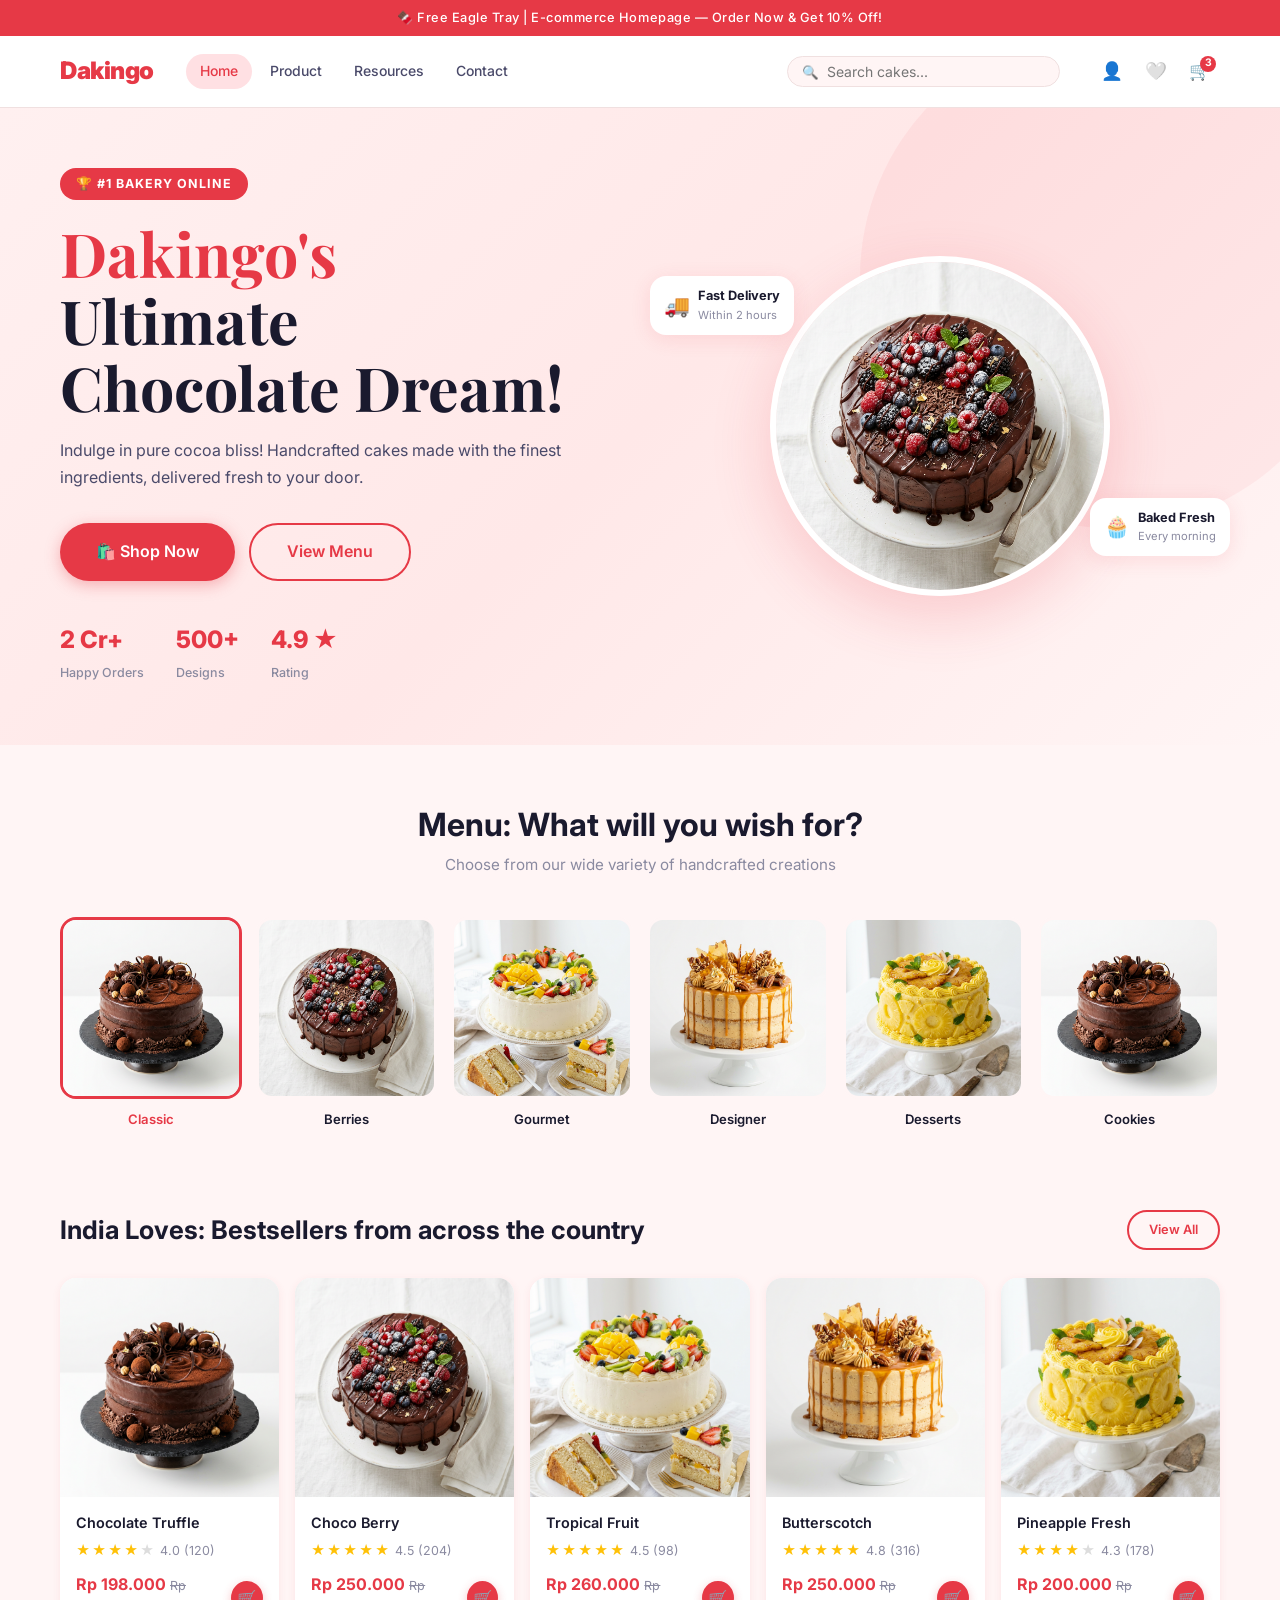
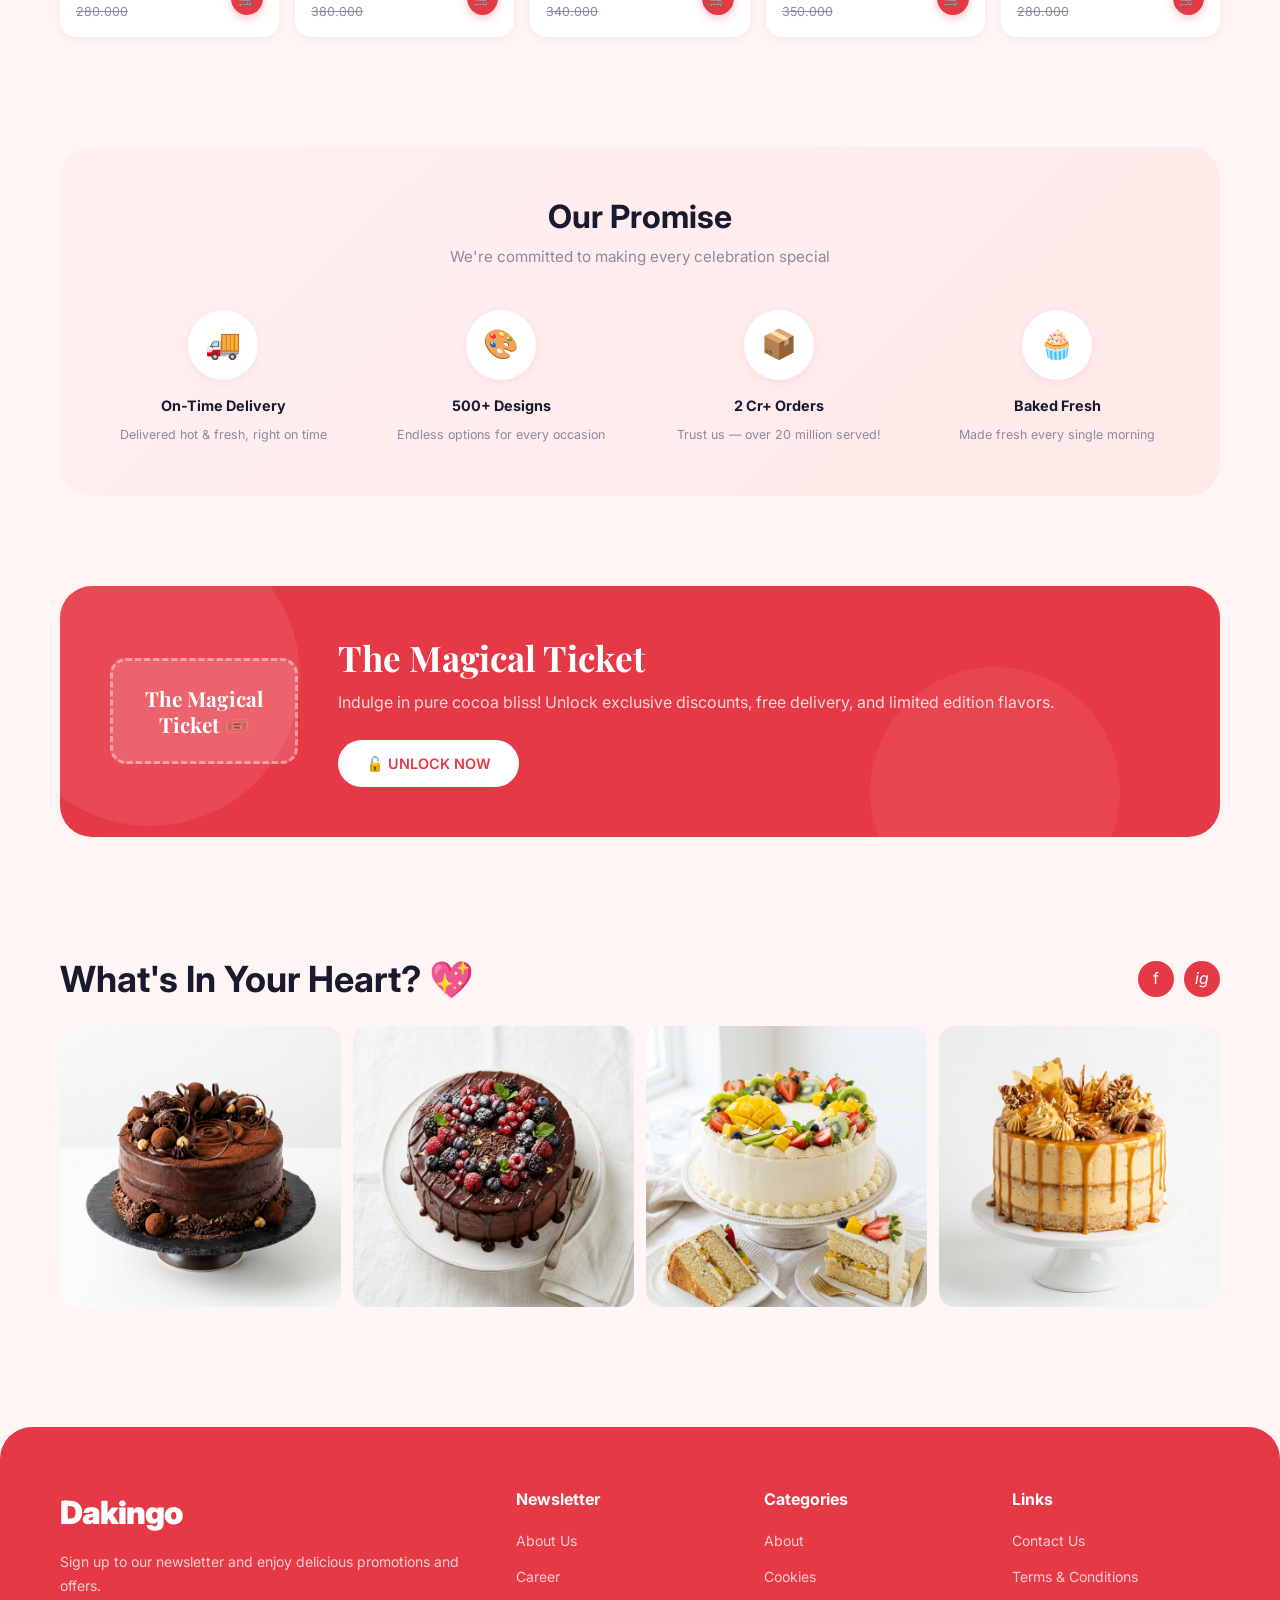
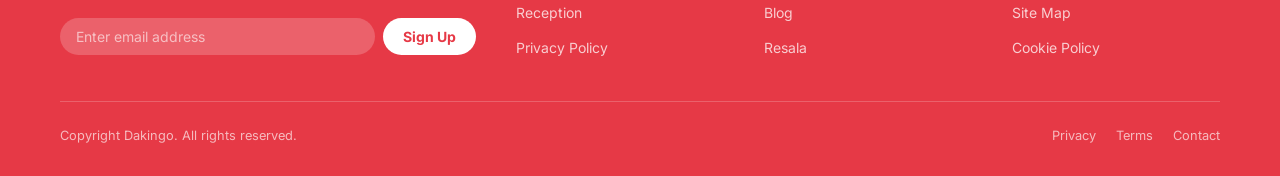
<file: index.html>
<!DOCTYPE html>
<html lang="id">

<head>
  <meta charset="UTF-8">
  <meta name="viewport" content="width=device-width, initial-scale=1.0">
  <meta name="description"
    content="Dakingo — Toko kue premium online. Nikmati cokelat, buah, dan kue spesial yang dibuat dengan cinta.">
  <title>Dakingo — Ultimate Chocolate Dream</title>
  <link rel="stylesheet" href="assets/css/style.css">
  <link rel="stylesheet" href="assets/css/components.css">
  <style>
    body {
      padding-top: calc(var(--nav-height) + var(--announcement-height));
    }

    /* HERO */
    .hero {
      background: linear-gradient(135deg, #fff0f0 0%, #ffe8e8 50%, #fff5f5 100%);
      padding: 60px 0;
      overflow: hidden;
      position: relative;
    }

    .hero::before {
      content: '';
      position: absolute;
      right: -80px;
      top: -80px;
      width: 500px;
      height: 500px;
      background: var(--primary);
      border-radius: 50%;
      opacity: 0.06;
    }

    .hero-inner {
      display: grid;
      grid-template-columns: 1fr;
      gap: 40px;
      align-items: center;
    }

    @media (min-width: 1024px) {
      .hero-inner {
        grid-template-columns: 1fr 1fr;
      }
    }

    .hero-content {
      max-width: 520px;
    }

    .hero-tag {
      display: inline-flex;
      align-items: center;
      gap: 8px;
      background: var(--primary);
      color: #fff;
      padding: 6px 16px;
      border-radius: var(--radius-full);
      font-size: 0.78rem;
      font-weight: 700;
      letter-spacing: 0.08em;
      text-transform: uppercase;
      margin-bottom: 20px;
    }

    .hero h1 {
      font-family: var(--font-heading);
      font-size: clamp(2.2rem, 5vw, 3.8rem);
      line-height: 1.1;
      color: var(--text-dark);
      margin-bottom: 16px;
    }

    .hero h1 span {
      color: var(--primary);
    }

    .hero-desc {
      font-size: 1rem;
      color: var(--text-medium);
      margin-bottom: 32px;
      line-height: 1.7;
    }

    .hero-actions {
      display: flex;
      gap: 14px;
      flex-wrap: wrap;
    }

    .hero-stats {
      display: flex;
      gap: 32px;
      margin-top: 40px;
      flex-wrap: wrap;
    }

    .hero-stat strong {
      display: block;
      font-size: 1.5rem;
      font-weight: 800;
      color: var(--primary);
    }

    .hero-stat span {
      font-size: 0.78rem;
      color: var(--text-light);
      font-weight: 500;
    }

    .hero-images {
      position: relative;
      display: flex;
      align-items: center;
      justify-content: center;
    }

    .hero-img-main {
      width: 340px;
      height: 340px;
      border-radius: 50%;
      object-fit: cover;
      border: 6px solid #fff;
      box-shadow: 0 20px 60px rgba(230, 57, 70, 0.2);
      animation: float 4s ease-in-out infinite;
    }

    @media (max-width: 640px) {
      .hero-img-main {
        width: 260px;
        height: 260px;
      }
    }

    @keyframes float {

      0%,
      100% {
        transform: translateY(0)
      }

      50% {
        transform: translateY(-14px)
      }
    }

    .hero-img-badge {
      position: absolute;
      background: #fff;
      border-radius: var(--radius-md);
      padding: 10px 14px;
      box-shadow: var(--shadow-md);
      display: flex;
      align-items: center;
      gap: 8px;
      font-size: 0.8rem;
      font-weight: 600;
    }

    .hero-img-badge.top-left {
      top: 20px;
      left: -10px;
    }

    .hero-img-badge.bottom-right {
      bottom: 40px;
      right: -10px;
    }

    .hero-img-badge .emoji {
      font-size: 1.3rem;
    }

    .hero-img-badge small {
      display: block;
      color: var(--text-light);
      font-size: 0.7rem;
      font-weight: 400;
    }

    /* CATEGORIES */
    .categories {
      padding: 60px 0;
    }

    .cat-grid {
      display: grid;
      grid-template-columns: repeat(3, 1fr);
      gap: 14px;
    }

    @media (min-width: 640px) {
      .cat-grid {
        grid-template-columns: repeat(6, 1fr);
      }
    }

    .cat-item {
      display: flex;
      flex-direction: column;
      align-items: center;
      gap: 10px;
      cursor: pointer;
    }

    .cat-img {
      width: 100%;
      aspect-ratio: 1/1;
      border-radius: var(--radius-md);
      object-fit: cover;
      background: var(--bg);
      transition: var(--transition);
      border: 3px solid transparent;
    }

    .cat-item:hover .cat-img {
      border-color: var(--primary);
      transform: translateY(-4px);
    }

    .cat-item.active .cat-img {
      border-color: var(--primary);
    }

    .cat-label {
      font-size: 0.82rem;
      font-weight: 600;
      text-align: center;
      color: var(--text-dark);
    }

    .cat-item.active .cat-label {
      color: var(--primary);
    }

    /* BESTSELLERS */
    .bestsellers {
      padding: 20px 0 60px;
    }

    .section-header {
      display: flex;
      align-items: center;
      justify-content: space-between;
      margin-bottom: 28px;
    }

    .section-header h2 {
      font-size: clamp(1.2rem, 2.5vw, 1.6rem);
    }

    .products-grid {
      display: grid;
      grid-template-columns: repeat(2, 1fr);
      gap: 16px;
    }

    @media (min-width: 640px) {
      .products-grid {
        grid-template-columns: repeat(3, 1fr);
      }
    }

    @media (min-width: 1024px) {
      .products-grid {
        grid-template-columns: repeat(5, 1fr);
      }
    }

    /* PROMISE */
    .promise {
      padding: 50px 0;
    }

    .promise-inner {
      background: linear-gradient(135deg, #fff0f0 0%, #ffe8e8 100%);
      border-radius: var(--radius-xl);
      padding: 50px 40px;
    }

    .promise-grid {
      display: grid;
      grid-template-columns: repeat(2, 1fr);
      gap: 32px;
      margin-top: 40px;
    }

    @media (min-width: 768px) {
      .promise-grid {
        grid-template-columns: repeat(4, 1fr);
      }
    }

    .promise-item {
      text-align: center;
    }

    .promise-icon {
      width: 70px;
      height: 70px;
      background: #fff;
      border-radius: 50%;
      display: flex;
      align-items: center;
      justify-content: center;
      font-size: 1.8rem;
      margin: 0 auto 14px;
      box-shadow: var(--shadow-sm);
    }

    .promise-item strong {
      display: block;
      font-size: 0.9rem;
      font-weight: 700;
      margin-bottom: 4px;
    }

    .promise-item span {
      font-size: 0.78rem;
      color: var(--text-light);
    }

    /* MAGICAL TICKET */
    .magical-ticket {
      background: var(--primary);
      border-radius: var(--radius-xl);
      padding: 50px;
      position: relative;
      overflow: hidden;
      margin: 0 0 60px;
    }

    .magical-ticket::before {
      content: '';
      position: absolute;
      left: -60px;
      top: -60px;
      width: 300px;
      height: 300px;
      background: rgba(255, 255, 255, 0.08);
      border-radius: 50%;
    }

    .magical-ticket::after {
      content: '';
      position: absolute;
      right: 100px;
      bottom: -80px;
      width: 250px;
      height: 250px;
      background: rgba(255, 255, 255, 0.06);
      border-radius: 50%;
    }

    .ticket-inner {
      display: flex;
      align-items: center;
      gap: 40px;
      flex-wrap: wrap;
    }

    .ticket-stub {
      background: rgba(255, 255, 255, 0.15);
      border: 3px dashed rgba(255, 255, 255, 0.4);
      border-radius: var(--radius-md);
      padding: 24px 32px;
      text-align: center;
      flex-shrink: 0;
    }

    .ticket-stub h3 {
      font-size: 1.3rem;
      color: #fff;
      font-family: var(--font-heading);
    }

    .ticket-content {
      flex: 1;
    }

    .ticket-content h2 {
      color: #fff;
      font-family: var(--font-heading);
      font-size: clamp(1.6rem, 3vw, 2.2rem);
      margin-bottom: 10px;
    }

    .ticket-content p {
      color: rgba(255, 255, 255, 0.8);
      margin-bottom: 24px;
    }

    /* GALLERY */
    .gallery {
      padding: 20px 0 60px;
    }

    .gallery-header {
      display: flex;
      align-items: center;
      justify-content: space-between;
      margin-bottom: 24px;
    }

    .social-icons {
      display: flex;
      gap: 10px;
    }

    .social-icon {
      width: 36px;
      height: 36px;
      background: var(--primary);
      color: #fff;
      border-radius: 50%;
      display: flex;
      align-items: center;
      justify-content: center;
      font-size: 1rem;
      transition: var(--transition);
    }

    .social-icon:hover {
      background: var(--primary-dark);
      transform: translateY(-2px);
    }

    .gallery-grid {
      display: grid;
      grid-template-columns: repeat(2, 1fr);
      gap: 12px;
    }

    @media (min-width: 640px) {
      .gallery-grid {
        grid-template-columns: repeat(4, 1fr);
      }
    }

    .gallery-item {
      border-radius: var(--radius-md);
      overflow: hidden;
      aspect-ratio: 1/1;
      background: var(--bg);
      position: relative;
      cursor: pointer;
    }

    .gallery-item img {
      width: 100%;
      height: 100%;
      object-fit: cover;
      transition: transform 0.4s;
    }

    .gallery-item:hover img {
      transform: scale(1.08);
    }

    .gallery-overlay {
      position: absolute;
      inset: 0;
      background: rgba(230, 57, 70, 0.5);
      display: flex;
      align-items: center;
      justify-content: center;
      opacity: 0;
      transition: opacity 0.3s;
      font-size: 2rem;
      color: #fff;
    }

    .gallery-item:hover .gallery-overlay {
      opacity: 1;
    }
  </style>
</head>

<body>

  <!-- Announcement Bar -->
  <div class="announcement-bar">🍫 Free Eagle Tray | E-commerce Homepage — Order Now & Get 10% Off!</div>

  <!-- Navbar -->
  <nav class="navbar">
    <div class="container">
      <div class="nav-inner">
        <button class="hamburger" id="hamburger" aria-label="Menu">
          <span></span><span></span><span></span>
        </button>
        <a href="index.html" class="nav-logo">Dakingo</a>
        <nav class="nav-links">
          <a href="index.html" class="nav-link active">Home</a>
          <div class="nav-dropdown">
            <a href="catalog.html" class="nav-link">Product</a>
            <div class="dropdown-menu">
              <a href="catalog.html" class="dropdown-item">🍰 All Products</a>
              <a href="catalog.html?cat=classic" class="dropdown-item">🎂 Classic Cakes</a>
              <a href="catalog.html?cat=gourmet" class="dropdown-item">✨ Gourmet</a>
              <a href="catalog.html?cat=designer" class="dropdown-item">🎨 Designer</a>
              <a href="catalog.html?cat=desserts" class="dropdown-item">🍮 Desserts</a>
            </div>
          </div>
          <div class="nav-dropdown">
            <a href="#" class="nav-link">Resources</a>
            <div class="dropdown-menu">
              <a href="#" class="dropdown-item">📖 Blog</a>
              <a href="#" class="dropdown-item">📸 Gallery</a>
            </div>
          </div>
          <div class="nav-dropdown">
            <a href="contact.html" class="nav-link">Contact</a>
            <div class="dropdown-menu">
              <a href="contact.html" class="dropdown-item">📞 Contact Us</a>
              <a href="#" class="dropdown-item">❓ FAQ</a>
            </div>
          </div>
        </nav>
        <div class="nav-spacer"></div>
        <div class="nav-search">
          <button>🔍</button>
          <input type="text" placeholder="Search cakes...">
        </div>
        <div class="nav-icons">
          <a href="profile.html" class="nav-icon-btn" title="Profile">👤</a>
          <a href="#" class="nav-icon-btn" title="Wishlist">🤍</a>
          <a href="checkout.html" class="nav-icon-btn" title="Cart">
            🛒
            <span class="nav-badge">3</span>
          </a>
        </div>
      </div>
    </div>
  </nav>

  <!-- Mobile Nav -->
  <div class="overlay" id="overlay"></div>
  <div class="mobile-nav" id="mobileNav">
    <div class="mobile-nav-header">
      <span class="mobile-nav-logo">Dakingo</span>
      <button class="mobile-nav-close" id="navClose">✕</button>
    </div>
    <div class="mobile-nav-links">
      <a href="index.html" class="mobile-nav-link active"><span class="icon">🏠</span>Home</a>
      <a href="catalog.html" class="mobile-nav-link"><span class="icon">🛍️</span>Catalog</a>
      <a href="contact.html" class="mobile-nav-link"><span class="icon">📞</span>Contact</a>
      <a href="profile.html" class="mobile-nav-link"><span class="icon">👤</span>Profile</a>
      <a href="checkout.html" class="mobile-nav-link"><span class="icon">🛒</span>Cart (3)</a>
      <a href="login.html" class="mobile-nav-link"><span class="icon">🔑</span>Login</a>
      <a href="register.html" class="mobile-nav-link"><span class="icon">✏️</span>Register</a>
    </div>
  </div>

  <!-- HERO -->
  <section class="hero">
    <div class="container">
      <div class="hero-inner">
        <div class="hero-content">
          <div class="hero-tag">🏆 #1 Bakery Online</div>
          <h1><span>Dakingo's</span> Ultimate Chocolate Dream!</h1>
          <p class="hero-desc">Indulge in pure cocoa bliss! Handcrafted cakes made with the finest ingredients,
            delivered fresh to your door.</p>
          <div class="hero-actions">
            <a href="catalog.html" class="btn btn-primary btn-lg">🛍️ Shop Now</a>
            <a href="#bestsellers" class="btn btn-outline btn-lg">View Menu</a>
          </div>
          <div class="hero-stats">
            <div class="hero-stat"><strong>2 Cr+</strong><span>Happy Orders</span></div>
            <div class="hero-stat"><strong>500+</strong><span>Designs</span></div>
            <div class="hero-stat"><strong>4.9 ★</strong><span>Rating</span></div>
          </div>
        </div>
        <div class="hero-images">
          <div class="hero-img-badge top-left">
            <span class="emoji">🚚</span>
            <div><strong>Fast Delivery</strong><small>Within 2 hours</small></div>
          </div>
          <img src="assets/img/cake_hero.png" alt="Chocolate Cake with Berries" class="hero-img-main">
          <div class="hero-img-badge bottom-right">
            <span class="emoji">🧁</span>
            <div><strong>Baked Fresh</strong><small>Every morning</small></div>
          </div>
        </div>
      </div>
    </div>
  </section>

  <!-- CATEGORIES -->
  <section class="categories">
    <div class="container">
      <h2 class="section-title">Menu: What will you wish for?</h2>
      <p class="section-subtitle">Choose from our wide variety of handcrafted creations</p>
      <div class="cat-grid">
        <div class="cat-item active">
          <img src="assets/img/cake_truffle.png" alt="Classic" class="cat-img">
          <span class="cat-label">Classic</span>
        </div>
        <div class="cat-item">
          <img src="assets/img/cake_hero.png" alt="Classic" class="cat-img">
          <span class="cat-label">Berries</span>
        </div>
        <div class="cat-item">
          <img src="assets/img/cake_tropical.png" alt="Gourmet" class="cat-img">
          <span class="cat-label">Gourmet</span>
        </div>
        <div class="cat-item">
          <img src="assets/img/cake_butterscotch.png" alt="Designer" class="cat-img">
          <span class="cat-label">Designer</span>
        </div>
        <div class="cat-item">
          <img src="assets/img/cake_pineapple.png" alt="Desserts" class="cat-img">
          <span class="cat-label">Desserts</span>
        </div>
        <div class="cat-item">
          <img src="assets/img/cake_truffle.png" alt="Cookies" class="cat-img">
          <span class="cat-label">Cookies</span>
        </div>
      </div>
    </div>
  </section>

  <!-- BESTSELLERS -->
  <section class="bestsellers" id="bestsellers">
    <div class="container">
      <div class="section-header">
        <h2>India Loves: Bestsellers from across the country</h2>
        <a href="catalog.html" class="btn btn-outline btn-sm">View All</a>
      </div>
      <div class="products-grid">
        <!-- Card 1 -->
        <div class="product-card">
          <div class="product-card-img">
            <img src="assets/img/cake_truffle.png" alt="Chocolate Truffle">
            <div class="product-card-actions">
              <button class="product-action-btn" title="Wishlist">🤍</button>
              <button class="product-action-btn" title="Quick View">👁️</button>
            </div>
          </div>
          <div class="product-card-body">
            <p class="product-card-name">Chocolate Truffle</p>
            <div class="product-card-rating">
              <div class="stars">
                <span class="star">★</span><span class="star">★</span><span class="star">★</span><span
                  class="star">★</span><span class="star empty">★</span>
              </div>
              <span class="product-rating-num">4.0 (120)</span>
            </div>
            <div class="product-card-footer">
              <div>
                <span class="product-price-new">Rp 198.000</span>
                <span class="product-price-old">Rp 280.000</span>
              </div>
              <button class="product-cart-btn" onclick="addToCart('Chocolate Truffle')">🛒</button>
            </div>
          </div>
        </div>
        <!-- Card 2 -->
        <div class="product-card">
          <div class="product-card-img">
            <img src="assets/img/cake_hero.png" alt="Choco Berry">
            <div class="product-card-actions">
              <button class="product-action-btn" title="Wishlist">🤍</button>
              <button class="product-action-btn" title="Quick View">👁️</button>
            </div>
          </div>
          <div class="product-card-body">
            <p class="product-card-name">Choco Berry</p>
            <div class="product-card-rating">
              <div class="stars">
                <span class="star">★</span><span class="star">★</span><span class="star">★</span><span
                  class="star">★</span><span class="star">★</span>
              </div>
              <span class="product-rating-num">4.5 (204)</span>
            </div>
            <div class="product-card-footer">
              <div>
                <span class="product-price-new">Rp 250.000</span>
                <span class="product-price-old">Rp 380.000</span>
              </div>
              <button class="product-cart-btn" onclick="addToCart('Choco Berry')">🛒</button>
            </div>
          </div>
        </div>
        <!-- Card 3 -->
        <div class="product-card">
          <div class="product-card-img">
            <img src="assets/img/cake_tropical.png" alt="Tropical Fruit">
            <div class="product-card-actions">
              <button class="product-action-btn" title="Wishlist">🤍</button>
              <button class="product-action-btn" title="Quick View">👁️</button>
            </div>
          </div>
          <div class="product-card-body">
            <p class="product-card-name">Tropical Fruit</p>
            <div class="product-card-rating">
              <div class="stars">
                <span class="star">★</span><span class="star">★</span><span class="star">★</span><span
                  class="star">★</span><span class="star">★</span>
              </div>
              <span class="product-rating-num">4.5 (98)</span>
            </div>
            <div class="product-card-footer">
              <div>
                <span class="product-price-new">Rp 260.000</span>
                <span class="product-price-old">Rp 340.000</span>
              </div>
              <button class="product-cart-btn" onclick="addToCart('Tropical Fruit')">🛒</button>
            </div>
          </div>
        </div>
        <!-- Card 4 -->
        <div class="product-card">
          <div class="product-card-img">
            <img src="assets/img/cake_butterscotch.png" alt="Butterscotch">
            <div class="product-card-actions">
              <button class="product-action-btn" title="Wishlist">🤍</button>
              <button class="product-action-btn" title="Quick View">👁️</button>
            </div>
          </div>
          <div class="product-card-body">
            <p class="product-card-name">Butterscotch</p>
            <div class="product-card-rating">
              <div class="stars">
                <span class="star">★</span><span class="star">★</span><span class="star">★</span><span
                  class="star">★</span><span class="star">★</span>
              </div>
              <span class="product-rating-num">4.8 (316)</span>
            </div>
            <div class="product-card-footer">
              <div>
                <span class="product-price-new">Rp 250.000</span>
                <span class="product-price-old">Rp 350.000</span>
              </div>
              <button class="product-cart-btn" onclick="addToCart('Butterscotch')">🛒</button>
            </div>
          </div>
        </div>
        <!-- Card 5 -->
        <div class="product-card">
          <div class="product-card-img">
            <img src="assets/img/cake_pineapple.png" alt="Pineapple">
            <div class="product-card-actions">
              <button class="product-action-btn" title="Wishlist">🤍</button>
              <button class="product-action-btn" title="Quick View">👁️</button>
            </div>
          </div>
          <div class="product-card-body">
            <p class="product-card-name">Pineapple Fresh</p>
            <div class="product-card-rating">
              <div class="stars">
                <span class="star">★</span><span class="star">★</span><span class="star">★</span><span
                  class="star">★</span><span class="star empty">★</span>
              </div>
              <span class="product-rating-num">4.3 (178)</span>
            </div>
            <div class="product-card-footer">
              <div>
                <span class="product-price-new">Rp 200.000</span>
                <span class="product-price-old">Rp 280.000</span>
              </div>
              <button class="product-cart-btn" onclick="addToCart('Pineapple')">🛒</button>
            </div>
          </div>
        </div>
      </div>
    </div>
  </section>

  <!-- OUR PROMISE -->
  <section class="promise">
    <div class="container">
      <div class="promise-inner">
        <h2 class="section-title">Our Promise</h2>
        <p class="section-subtitle">We're committed to making every celebration special</p>
        <div class="promise-grid">
          <div class="promise-item">
            <div class="promise-icon">🚚</div>
            <strong>On-Time Delivery</strong>
            <span>Delivered hot & fresh, right on time</span>
          </div>
          <div class="promise-item">
            <div class="promise-icon">🎨</div>
            <strong>500+ Designs</strong>
            <span>Endless options for every occasion</span>
          </div>
          <div class="promise-item">
            <div class="promise-icon">📦</div>
            <strong>2 Cr+ Orders</strong>
            <span>Trust us — over 20 million served!</span>
          </div>
          <div class="promise-item">
            <div class="promise-icon">🧁</div>
            <strong>Baked Fresh</strong>
            <span>Made fresh every single morning</span>
          </div>
        </div>
      </div>
    </div>
  </section>

  <!-- MAGICAL TICKET -->
  <section class="section-sm">
    <div class="container">
      <div class="magical-ticket">
        <div class="ticket-inner">
          <div class="ticket-stub">
            <h3>The Magical<br>Ticket 🎟️</h3>
          </div>
          <div class="ticket-content">
            <h2>The Magical Ticket</h2>
            <p>Indulge in pure cocoa bliss! Unlock exclusive discounts, free delivery, and limited edition flavors.</p>
            <a href="register.html" class="btn btn-white">🔓 UNLOCK NOW</a>
          </div>
        </div>
      </div>
    </div>
  </section>

  <!-- GALLERY -->
  <section class="gallery">
    <div class="container">
      <div class="gallery-header">
        <h2>What's In Your Heart? 💖</h2>
        <div class="social-icons">
          <a href="#" class="social-icon">f</a>
          <a href="#" class="social-icon" style="font-style:italic">ig</a>
        </div>
      </div>
      <div class="gallery-grid">
        <div class="gallery-item">
          <img src="assets/img/cake_truffle.png" alt="Gallery 1">
          <div class="gallery-overlay">▶</div>
        </div>
        <div class="gallery-item">
          <img src="assets/img/cake_hero.png" alt="Gallery 2">
          <div class="gallery-overlay">▶</div>
        </div>
        <div class="gallery-item">
          <img src="assets/img/cake_tropical.png" alt="Gallery 3">
          <div class="gallery-overlay">▶</div>
        </div>
        <div class="gallery-item">
          <img src="assets/img/cake_butterscotch.png" alt="Gallery 4">
          <div class="gallery-overlay">▶</div>
        </div>
      </div>
    </div>
  </section>

  <!-- Mobile Bottom Nav -->
  <nav class="mobile-bottom-nav">
    <div class="mbn-items">
      <div class="mbn-group">
        <a href="index.html" class="mbn-item active">
          <span class="mbn-icon">🏠</span>
          <span class="mbn-label">Home</span>
        </a>
        <a href="catalog.html" class="mbn-item">
          <span class="mbn-icon">🛍️</span>
          <span class="mbn-label">Katalog</span>
        </a>
      </div>
      <div class="mbn-fab-space"></div>
      <div class="mbn-group">
        <a href="pesanan.html" class="mbn-item">
          <span class="mbn-icon">📦</span>
          <span class="mbn-label">Pesanan</span>
        </a>
        <a href="profile.html" class="mbn-item">
          <span class="mbn-icon">👤</span>
          <span class="mbn-label">Profil</span>
        </a>
      </div>
    </div>
    <a href="checkout.html" class="mbn-fab">
      🛒<span class="mbn-badge">3</span>
    </a>
  </nav>

  <!-- FOOTER -->
  <footer class="footer">
    <div class="container">
      <div class="footer-grid">
        <div class="footer-brand">
          <div class="logo">Dakingo</div>
          <p>Sign up to our newsletter and enjoy delicious promotions and offers.</p>
          <form class="newsletter-form" onsubmit="return false">
            <input type="email" placeholder="Enter email address">
            <button type="submit">Sign Up</button>
          </form>
        </div>
        <div>
          <p class="footer-heading">Newsletter</p>
          <ul class="footer-links">
            <li><a href="#">About Us</a></li>
            <li><a href="#">Career</a></li>
            <li><a href="#">Reception</a></li>
            <li><a href="#">Privacy Policy</a></li>
          </ul>
        </div>
        <div>
          <p class="footer-heading">Categories</p>
          <ul class="footer-links">
            <li><a href="#">About</a></li>
            <li><a href="#">Cookies</a></li>
            <li><a href="#">Blog</a></li>
            <li><a href="#">Resala</a></li>
          </ul>
        </div>
        <div>
          <p class="footer-heading">Links</p>
          <ul class="footer-links">
            <li><a href="contact.html">Contact Us</a></li>
            <li><a href="#">Terms & Conditions</a></li>
            <li><a href="#">Site Map</a></li>
            <li><a href="#">Cookie Policy</a></li>
          </ul>
        </div>
      </div>
      <div class="footer-bottom">
        <p>Copyright Dakingo. All rights reserved.</p>
        <div class="footer-bottom-links">
          <a href="#">Privacy</a>
          <a href="#">Terms</a>
          <a href="contact.html">Contact</a>
        </div>
      </div>
    </div>
  </footer>

  <!-- Back to Top -->
  <button class="back-top" id="backTop">↑</button>

  <!-- Toast -->
  <div class="toast" id="toast">🛒 Added to cart!</div>

  <script>
    // Mobile Nav
    const hamburger = document.getElementById('hamburger');
    const mobileNav = document.getElementById('mobileNav');
    const overlay = document.getElementById('overlay');
    const navClose = document.getElementById('navClose');
    function openNav() { mobileNav.classList.add('open'); overlay.classList.add('active'); hamburger.classList.add('open'); document.body.style.overflow = 'hidden'; }
    function closeNav() { mobileNav.classList.remove('open'); overlay.classList.remove('active'); hamburger.classList.remove('open'); document.body.style.overflow = ''; }
    hamburger.addEventListener('click', openNav);
    navClose.addEventListener('click', closeNav);
    overlay.addEventListener('click', closeNav);

    // Category filter
    document.querySelectorAll('.cat-item').forEach(item => {
      item.addEventListener('click', () => {
        document.querySelectorAll('.cat-item').forEach(i => i.classList.remove('active'));
        item.classList.add('active');
      });
    });

    // Toast
    function addToCart(name) {
      const toast = document.getElementById('toast');
      toast.textContent = `🛒 ${name} added to cart!`;
      toast.classList.add('show', 'toast-success');
      setTimeout(() => toast.classList.remove('show', 'toast-success'), 2800);
    }

    // Back to top
    const backTop = document.getElementById('backTop');
    window.addEventListener('scroll', () => {
      backTop.classList.toggle('show', window.scrollY > 300);
    });
    backTop.addEventListener('click', () => window.scrollTo({ top: 0, behavior: 'smooth' }));
  </script>
</body>

</html>
</file>
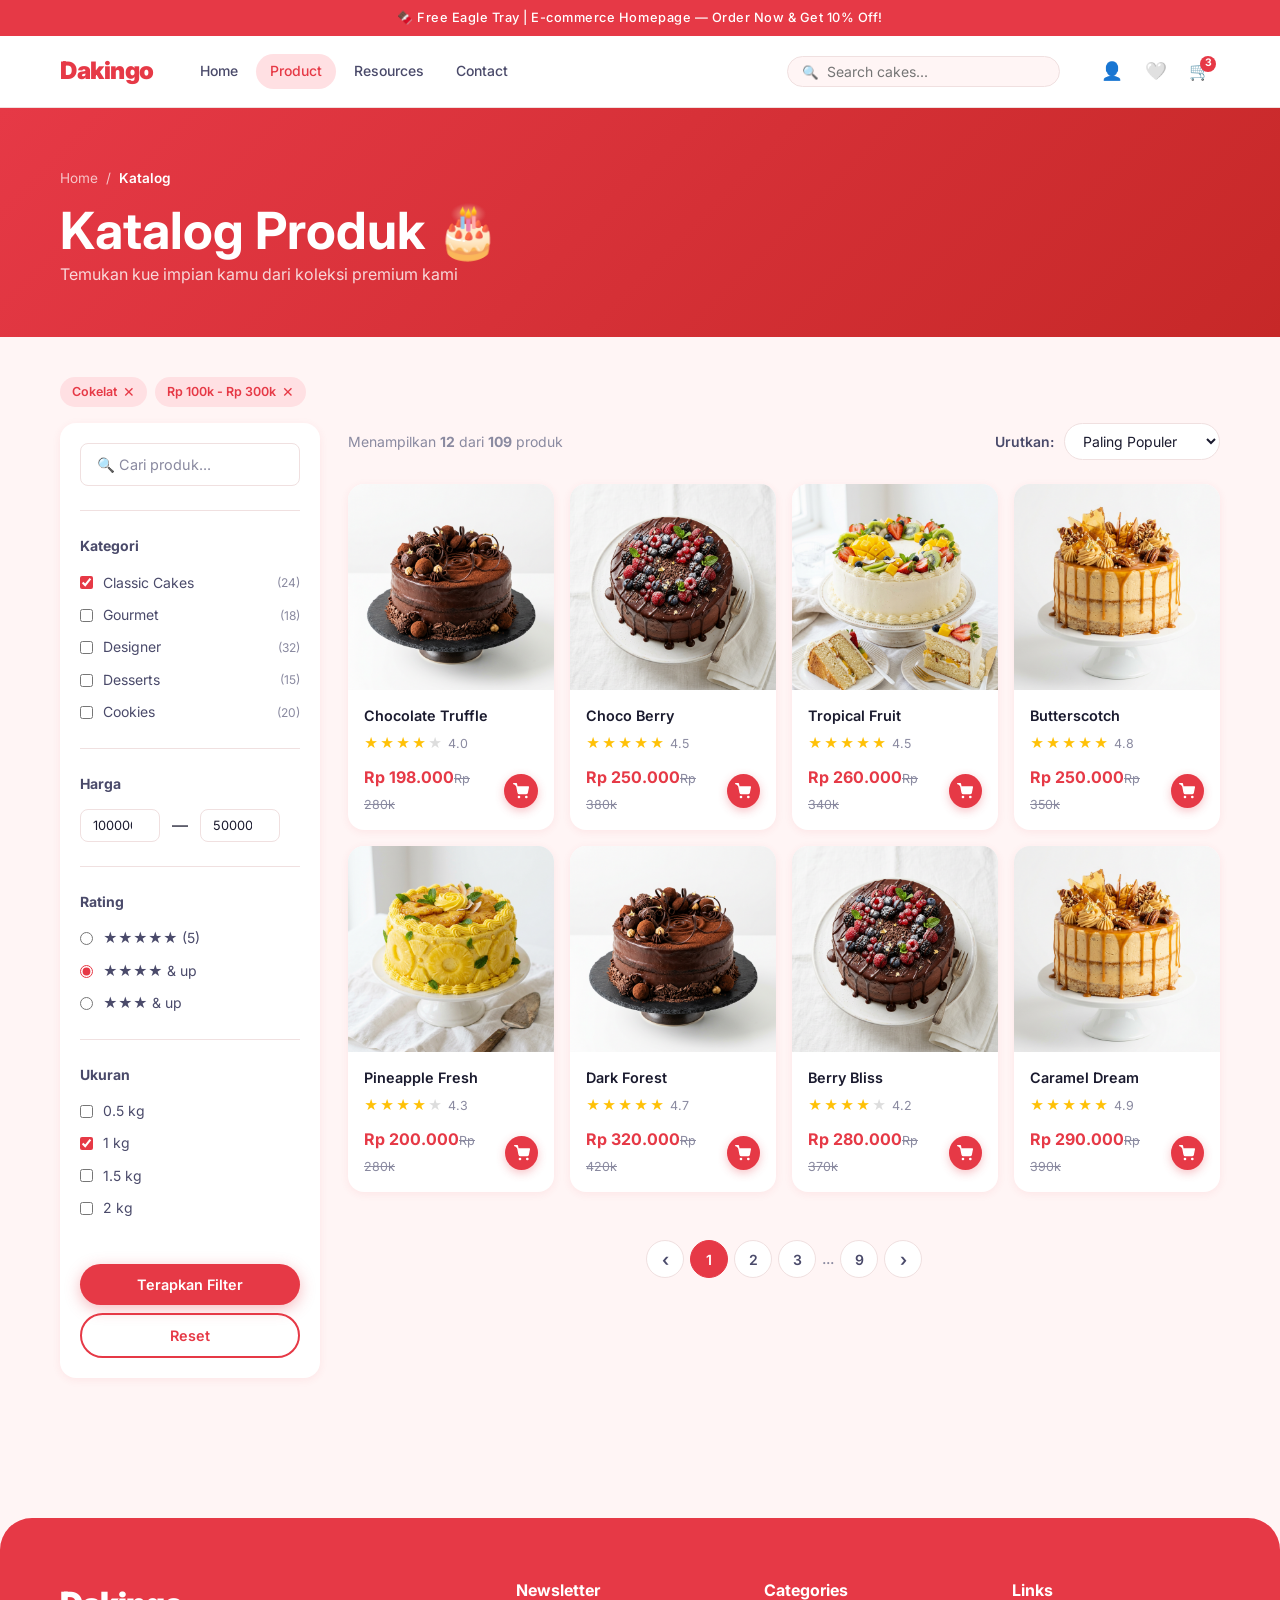
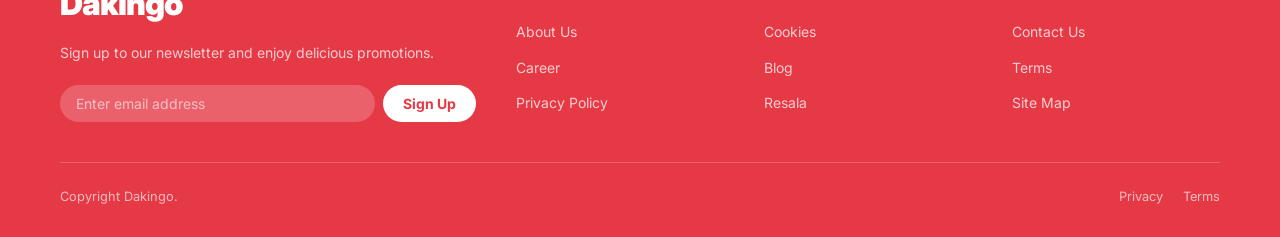
<file: catalog.html>
<!DOCTYPE html>
<html lang="id">

<head>
    <meta charset="UTF-8">
    <meta name="viewport" content="width=device-width, initial-scale=1.0">
    <meta name="description"
        content="Jelajahi semua koleksi kue premium Dakingo — cokelat, buah, gourmet, dan banyak lagi.">
    <title>Katalog Produk — Dakingo</title>
    <link rel="stylesheet" href="assets/css/style.css">
    <link rel="stylesheet" href="assets/css/components.css">
    <style>
        body {
            padding-top: calc(var(--nav-height) + var(--announcement-height));
        }

        .catalog-section {
            padding: 40px 0 80px;
        }

        .catalog-layout {
            display: grid;
            grid-template-columns: 1fr;
            gap: 28px;
            align-items: start;
        }

        @media (min-width: 1024px) {
            .catalog-layout {
                grid-template-columns: 260px 1fr;
            }
        }

        /* Filter Sidebar Mobile Toggle */
        .filter-toggle {
            display: flex;
            align-items: center;
            gap: 8px;
            padding: 10px 18px;
            background: #fff;
            border: 1.5px solid var(--border);
            border-radius: var(--radius-full);
            font-size: 0.875rem;
            font-weight: 600;
            cursor: pointer;
            margin-bottom: 16px;
            color: var(--text-dark);
        }

        @media (min-width: 1024px) {
            .filter-toggle {
                display: none;
            }
        }

        .filter-sidebar {
            background: #fff;
            border-radius: var(--radius-md);
            padding: 20px;
            box-shadow: var(--shadow-sm);
        }

        @media (max-width: 1023px) {
            .filter-sidebar {
                display: none;
            }

            .filter-sidebar.open {
                display: block;
            }
        }

        /* Catalog Header */
        .catalog-toolbar {
            display: flex;
            align-items: center;
            justify-content: space-between;
            margin-bottom: 24px;
            flex-wrap: wrap;
            gap: 12px;
        }

        .catalog-count {
            font-size: 0.875rem;
            color: var(--text-light);
        }

        .catalog-sort {
            display: flex;
            align-items: center;
            gap: 10px;
        }

        .sort-select {
            padding: 8px 14px;
            border: 1.5px solid var(--border);
            border-radius: var(--radius-full);
            font-size: 0.875rem;
            background: #fff;
            color: var(--text-dark);
            cursor: pointer;
        }

        .sort-select:focus {
            border-color: var(--primary);
            outline: none;
        }

        /* Products Grid */
        .catalog-grid {
            display: grid;
            grid-template-columns: repeat(2, 1fr);
            gap: 16px;
        }

        @media (min-width: 640px) {
            .catalog-grid {
                grid-template-columns: repeat(3, 1fr);
            }
        }

        @media (min-width: 1280px) {
            .catalog-grid {
                grid-template-columns: repeat(4, 1fr);
            }
        }

        /* Active Filters */
        .active-filters {
            display: flex;
            gap: 8px;
            flex-wrap: wrap;
            margin-bottom: 16px;
        }

        .filter-tag {
            display: inline-flex;
            align-items: center;
            gap: 6px;
            padding: 5px 12px;
            background: var(--accent-light);
            color: var(--primary);
            border-radius: var(--radius-full);
            font-size: 0.78rem;
            font-weight: 600;
        }

        .filter-tag button {
            background: none;
            border: none;
            cursor: pointer;
            color: var(--primary);
            font-size: 0.9rem;
            line-height: 1;
        }

        /* Pagination */
        .pagination {
            display: flex;
            align-items: center;
            justify-content: center;
            gap: 6px;
            margin-top: 48px;
        }

        .page-btn {
            width: 38px;
            height: 38px;
            display: flex;
            align-items: center;
            justify-content: center;
            border-radius: 50%;
            border: 1.5px solid var(--border);
            font-size: 0.875rem;
            font-weight: 600;
            cursor: pointer;
            background: #fff;
            color: var(--text-medium);
            transition: var(--transition);
        }

        .page-btn:hover,
        .page-btn.active {
            background: var(--primary);
            border-color: var(--primary);
            color: #fff;
        }

        .page-btn.arrow {
            font-size: 1.1rem;
        }
    </style>
</head>

<body>

    <div class="announcement-bar">🍫 Free Eagle Tray | E-commerce Homepage — Order Now & Get 10% Off!</div>
    <nav class="navbar">
        <div class="container">
            <div class="nav-inner">
                <button class="hamburger" id="hamburger"><span></span><span></span><span></span></button>
                <a href="index.html" class="nav-logo">Dakingo</a>
                <nav class="nav-links">
                    <a href="index.html" class="nav-link">Home</a>
                    <div class="nav-dropdown">
                        <a href="catalog.html" class="nav-link active">Product</a>
                        <div class="dropdown-menu">
                            <a href="catalog.html" class="dropdown-item">🍰 All Products</a>
                            <a href="catalog.html?cat=classic" class="dropdown-item">🎂 Classic Cakes</a>
                            <a href="catalog.html?cat=gourmet" class="dropdown-item">✨ Gourmet</a>
                            <a href="catalog.html?cat=designer" class="dropdown-item">🎨 Designer</a>
                            <a href="catalog.html?cat=desserts" class="dropdown-item">🍮 Desserts</a>
                        </div>
                    </div>
                    <div class="nav-dropdown">
                        <a href="#" class="nav-link">Resources</a>
                        <div class="dropdown-menu">
                            <a href="#" class="dropdown-item">📖 Blog</a>
                            <a href="#" class="dropdown-item">📸 Gallery</a>
                        </div>
                    </div>
                    <div class="nav-dropdown">
                        <a href="contact.html" class="nav-link">Contact</a>
                        <div class="dropdown-menu">
                            <a href="contact.html" class="dropdown-item">📞 Contact Us</a>
                            <a href="#" class="dropdown-item">❓ FAQ</a>
                        </div>
                    </div>
                </nav>
                <div class="nav-spacer"></div>
                <div class="nav-search">
                    <button>🔍</button>
                    <input type="text" placeholder="Search cakes...">
                </div>
                <div class="nav-icons">
                    <a href="profile.html" class="nav-icon-btn" title="Profile">👤</a>
                    <a href="#" class="nav-icon-btn" title="Wishlist">🤍</a>
                    <a href="checkout.html" class="nav-icon-btn" title="Cart">🛒<span class="nav-badge">3</span></a>
                </div>
            </div>
        </div>
    </nav>

    <div class="overlay" id="overlay"></div>
    <div class="mobile-nav" id="mobileNav">
        <div class="mobile-nav-header">
            <span class="mobile-nav-logo">Dakingo</span>
            <button class="mobile-nav-close" id="navClose">✕</button>
        </div>
        <div class="mobile-nav-links">
            <a href="index.html" class="mobile-nav-link"><span class="icon">🏠</span>Home</a>
            <a href="catalog.html" class="mobile-nav-link active"><span class="icon">🛍️</span>Catalog</a>
            <a href="contact.html" class="mobile-nav-link"><span class="icon">📞</span>Contact</a>
            <a href="profile.html" class="mobile-nav-link"><span class="icon">👤</span>Profile</a>
            <a href="checkout.html" class="mobile-nav-link"><span class="icon">🛒</span>Cart (3)</a>
            <a href="login.html" class="mobile-nav-link"><span class="icon">🔑</span>Login</a>
            <a href="register.html" class="mobile-nav-link"><span class="icon">✏️</span>Register</a>
        </div>
    </div>

    <!-- Page Header -->
    <div class="page-header">
        <div class="container">
            <nav class="breadcrumb">
                <a href="index.html">Home</a> /
                <span>Katalog</span>
            </nav>
            <h1>Katalog Produk 🎂</h1>
            <p>Temukan kue impian kamu dari koleksi premium kami</p>
        </div>
    </div>

    <section class="catalog-section">
        <div class="container">
            <!-- Mobile Filter Toggle -->
            <button class="filter-toggle" onclick="toggleFilter()">🔧 Filter & Sort</button>

            <!-- Active Filters -->
            <div class="active-filters" id="activeFilters">
                <span class="filter-tag">Cokelat <button onclick="removeFilter(this)">✕</button></span>
                <span class="filter-tag">Rp 100k - Rp 300k <button onclick="removeFilter(this)">✕</button></span>
            </div>

            <div class="catalog-layout">
                <!-- Sidebar Filter -->
                <aside class="filter-sidebar" id="filterSidebar">
                    <!-- Search -->
                    <div class="filter-group">
                        <input class="form-input" type="text" placeholder="🔍 Cari produk...">
                    </div>

                    <!-- Category -->
                    <div class="filter-group">
                        <p class="filter-title">Kategori</p>
                        <div class="filter-options">
                            <div class="filter-option">
                                <label><input type="checkbox" checked> Classic Cakes <span
                                        class="filter-count">(24)</span></label>
                            </div>
                            <div class="filter-option">
                                <label><input type="checkbox"> Gourmet <span class="filter-count">(18)</span></label>
                            </div>
                            <div class="filter-option">
                                <label><input type="checkbox"> Designer <span class="filter-count">(32)</span></label>
                            </div>
                            <div class="filter-option">
                                <label><input type="checkbox"> Desserts <span class="filter-count">(15)</span></label>
                            </div>
                            <div class="filter-option">
                                <label><input type="checkbox"> Cookies <span class="filter-count">(20)</span></label>
                            </div>
                        </div>
                    </div>

                    <!-- Price -->
                    <div class="filter-group">
                        <p class="filter-title">Harga</p>
                        <div class="price-range">
                            <input type="number" class="price-input form-input" placeholder="Min" value="100000">
                            <span>—</span>
                            <input type="number" class="price-input form-input" placeholder="Max" value="500000">
                        </div>
                    </div>

                    <!-- Rating -->
                    <div class="filter-group">
                        <p class="filter-title">Rating</p>
                        <div class="filter-options">
                            <div class="filter-option">
                                <label><input type="radio" name="rating"> ★★★★★ (5)</label>
                            </div>
                            <div class="filter-option">
                                <label><input type="radio" name="rating" checked> ★★★★ & up</label>
                            </div>
                            <div class="filter-option">
                                <label><input type="radio" name="rating"> ★★★ & up</label>
                            </div>
                        </div>
                    </div>

                    <!-- Size -->
                    <div class="filter-group" style="border-bottom:none;padding-bottom:0">
                        <p class="filter-title">Ukuran</p>
                        <div class="filter-options">
                            <div class="filter-option"><label><input type="checkbox"> 0.5 kg</label></div>
                            <div class="filter-option"><label><input type="checkbox" checked> 1 kg</label></div>
                            <div class="filter-option"><label><input type="checkbox"> 1.5 kg</label></div>
                            <div class="filter-option"><label><input type="checkbox"> 2 kg</label></div>
                        </div>
                    </div>

                    <button class="btn btn-primary btn-block" style="margin-top:20px">Terapkan Filter</button>
                    <button class="btn btn-outline btn-block" style="margin-top:8px">Reset</button>
                </aside>

                <!-- Main Content -->
                <div>
                    <!-- Toolbar -->
                    <div class="catalog-toolbar">
                        <p class="catalog-count">Menampilkan <strong>12</strong> dari <strong>109</strong> produk</p>
                        <div class="catalog-sort">
                            <label style="font-size:0.875rem;font-weight:600;color:var(--text-medium)">Urutkan:</label>
                            <select class="sort-select">
                                <option>Paling Populer</option>
                                <option>Harga Terendah</option>
                                <option>Harga Tertinggi</option>
                                <option>Rating Tertinggi</option>
                                <option>Terbaru</option>
                            </select>
                        </div>
                    </div>

                    <!-- Products -->
                    <div class="catalog-grid">
                        <div class="product-card">
                            <div class="product-card-img"><img src="assets/img/cake_truffle.png"
                                    alt="Chocolate Truffle">
                                <div class="product-card-actions"><button class="product-action-btn">🤍</button><button
                                        class="product-action-btn"
                                        onclick="location.href='product-detail.html'">👁️</button></div>
                            </div>
                            <div class="product-card-body">
                                <p class="product-card-name">Chocolate Truffle</p>
                                <div class="product-card-rating">
                                    <div class="stars"><span class="star">★</span><span class="star">★</span><span
                                            class="star">★</span><span class="star">★</span><span
                                            class="star empty">★</span></div><span class="product-rating-num">4.0</span>
                                </div>
                                <div class="product-card-footer">
                                    <div><span class="product-price-new">Rp 198.000</span><span
                                            class="product-price-old">Rp 280k</span></div><button
                                        class="product-cart-btn" onclick="addCart('Chocolate Truffle')"><svg
                                            class="cart-icon" viewBox="0 0 24 24" fill="none" stroke="#fff"
                                            stroke-width="2" stroke-linecap="round" stroke-linejoin="round">
                                            <circle cx="9" cy="21" r="1" />
                                            <circle cx="20" cy="21" r="1" />
                                            <path
                                                d="M1 1h4l2.68 13.39a2 2 0 001.99 1.61h9.72a2 2 0 001.98-1.68L23 6H6" />
                                        </svg></button>
                                </div>
                            </div>
                        </div>
                        <div class="product-card">
                            <div class="product-card-img"><img src="assets/img/cake_hero.png" alt="Choco Berry">
                                <div class="product-card-actions"><button class="product-action-btn">🤍</button><button
                                        class="product-action-btn"
                                        onclick="location.href='product-detail.html'">👁️</button></div>
                            </div>
                            <div class="product-card-body">
                                <p class="product-card-name">Choco Berry</p>
                                <div class="product-card-rating">
                                    <div class="stars"><span class="star">★</span><span class="star">★</span><span
                                            class="star">★</span><span class="star">★</span><span class="star">★</span>
                                    </div><span class="product-rating-num">4.5</span>
                                </div>
                                <div class="product-card-footer">
                                    <div><span class="product-price-new">Rp 250.000</span><span
                                            class="product-price-old">Rp 380k</span></div><button
                                        class="product-cart-btn" onclick="addCart('Choco Berry')"><svg class="cart-icon"
                                            viewBox="0 0 24 24" fill="none" stroke="#fff" stroke-width="2"
                                            stroke-linecap="round" stroke-linejoin="round">
                                            <circle cx="9" cy="21" r="1" />
                                            <circle cx="20" cy="21" r="1" />
                                            <path
                                                d="M1 1h4l2.68 13.39a2 2 0 001.99 1.61h9.72a2 2 0 001.98-1.68L23 6H6" />
                                        </svg></button>
                                </div>
                            </div>
                        </div>
                        <div class="product-card">
                            <div class="product-card-img"><img src="assets/img/cake_tropical.png" alt="Tropical Fruit">
                                <div class="product-card-actions"><button class="product-action-btn">🤍</button><button
                                        class="product-action-btn"
                                        onclick="location.href='product-detail.html'">👁️</button></div>
                            </div>
                            <div class="product-card-body">
                                <p class="product-card-name">Tropical Fruit</p>
                                <div class="product-card-rating">
                                    <div class="stars"><span class="star">★</span><span class="star">★</span><span
                                            class="star">★</span><span class="star">★</span><span class="star">★</span>
                                    </div><span class="product-rating-num">4.5</span>
                                </div>
                                <div class="product-card-footer">
                                    <div><span class="product-price-new">Rp 260.000</span><span
                                            class="product-price-old">Rp 340k</span></div><button
                                        class="product-cart-btn" onclick="addCart('Tropical Fruit')"><svg
                                            class="cart-icon" viewBox="0 0 24 24" fill="none" stroke="#fff"
                                            stroke-width="2" stroke-linecap="round" stroke-linejoin="round">
                                            <circle cx="9" cy="21" r="1" />
                                            <circle cx="20" cy="21" r="1" />
                                            <path
                                                d="M1 1h4l2.68 13.39a2 2 0 001.99 1.61h9.72a2 2 0 001.98-1.68L23 6H6" />
                                        </svg></button>
                                </div>
                            </div>
                        </div>
                        <div class="product-card">
                            <div class="product-card-img"><img src="assets/img/cake_butterscotch.png"
                                    alt="Butterscotch">
                                <div class="product-card-actions"><button class="product-action-btn">🤍</button><button
                                        class="product-action-btn"
                                        onclick="location.href='product-detail.html'">👁️</button></div>
                            </div>
                            <div class="product-card-body">
                                <p class="product-card-name">Butterscotch</p>
                                <div class="product-card-rating">
                                    <div class="stars"><span class="star">★</span><span class="star">★</span><span
                                            class="star">★</span><span class="star">★</span><span class="star">★</span>
                                    </div><span class="product-rating-num">4.8</span>
                                </div>
                                <div class="product-card-footer">
                                    <div><span class="product-price-new">Rp 250.000</span><span
                                            class="product-price-old">Rp 350k</span></div><button
                                        class="product-cart-btn" onclick="addCart('Butterscotch')"><svg
                                            class="cart-icon" viewBox="0 0 24 24" fill="none" stroke="#fff"
                                            stroke-width="2" stroke-linecap="round" stroke-linejoin="round">
                                            <circle cx="9" cy="21" r="1" />
                                            <circle cx="20" cy="21" r="1" />
                                            <path
                                                d="M1 1h4l2.68 13.39a2 2 0 001.99 1.61h9.72a2 2 0 001.98-1.68L23 6H6" />
                                        </svg></button>
                                </div>
                            </div>
                        </div>
                        <div class="product-card">
                            <div class="product-card-img"><img src="assets/img/cake_pineapple.png" alt="Pineapple">
                                <div class="product-card-actions"><button class="product-action-btn">🤍</button><button
                                        class="product-action-btn"
                                        onclick="location.href='product-detail.html'">👁️</button></div>
                            </div>
                            <div class="product-card-body">
                                <p class="product-card-name">Pineapple Fresh</p>
                                <div class="product-card-rating">
                                    <div class="stars"><span class="star">★</span><span class="star">★</span><span
                                            class="star">★</span><span class="star">★</span><span
                                            class="star empty">★</span></div><span class="product-rating-num">4.3</span>
                                </div>
                                <div class="product-card-footer">
                                    <div><span class="product-price-new">Rp 200.000</span><span
                                            class="product-price-old">Rp 280k</span></div><button
                                        class="product-cart-btn" onclick="addCart('Pineapple')"><svg class="cart-icon"
                                            viewBox="0 0 24 24" fill="none" stroke="#fff" stroke-width="2"
                                            stroke-linecap="round" stroke-linejoin="round">
                                            <circle cx="9" cy="21" r="1" />
                                            <circle cx="20" cy="21" r="1" />
                                            <path
                                                d="M1 1h4l2.68 13.39a2 2 0 001.99 1.61h9.72a2 2 0 001.98-1.68L23 6H6" />
                                        </svg></button>
                                </div>
                            </div>
                        </div>
                        <div class="product-card">
                            <div class="product-card-img"><img src="assets/img/cake_truffle.png" alt="Dark Forest">
                                <div class="product-card-actions"><button class="product-action-btn">🤍</button><button
                                        class="product-action-btn"
                                        onclick="location.href='product-detail.html'">👁️</button></div>
                            </div>
                            <div class="product-card-body">
                                <p class="product-card-name">Dark Forest</p>
                                <div class="product-card-rating">
                                    <div class="stars"><span class="star">★</span><span class="star">★</span><span
                                            class="star">★</span><span class="star">★</span><span class="star">★</span>
                                    </div><span class="product-rating-num">4.7</span>
                                </div>
                                <div class="product-card-footer">
                                    <div><span class="product-price-new">Rp 320.000</span><span
                                            class="product-price-old">Rp 420k</span></div><button
                                        class="product-cart-btn" onclick="addCart('Dark Forest')"><svg class="cart-icon"
                                            viewBox="0 0 24 24" fill="none" stroke="#fff" stroke-width="2"
                                            stroke-linecap="round" stroke-linejoin="round">
                                            <circle cx="9" cy="21" r="1" />
                                            <circle cx="20" cy="21" r="1" />
                                            <path
                                                d="M1 1h4l2.68 13.39a2 2 0 001.99 1.61h9.72a2 2 0 001.98-1.68L23 6H6" />
                                        </svg></button>
                                </div>
                            </div>
                        </div>
                        <div class="product-card">
                            <div class="product-card-img"><img src="assets/img/cake_hero.png" alt="Berry Bliss">
                                <div class="product-card-actions"><button class="product-action-btn">🤍</button><button
                                        class="product-action-btn"
                                        onclick="location.href='product-detail.html'">👁️</button></div>
                            </div>
                            <div class="product-card-body">
                                <p class="product-card-name">Berry Bliss</p>
                                <div class="product-card-rating">
                                    <div class="stars"><span class="star">★</span><span class="star">★</span><span
                                            class="star">★</span><span class="star">★</span><span
                                            class="star empty">★</span></div><span class="product-rating-num">4.2</span>
                                </div>
                                <div class="product-card-footer">
                                    <div><span class="product-price-new">Rp 280.000</span><span
                                            class="product-price-old">Rp 370k</span></div><button
                                        class="product-cart-btn" onclick="addCart('Berry Bliss')"><svg class="cart-icon"
                                            viewBox="0 0 24 24" fill="none" stroke="#fff" stroke-width="2"
                                            stroke-linecap="round" stroke-linejoin="round">
                                            <circle cx="9" cy="21" r="1" />
                                            <circle cx="20" cy="21" r="1" />
                                            <path
                                                d="M1 1h4l2.68 13.39a2 2 0 001.99 1.61h9.72a2 2 0 001.98-1.68L23 6H6" />
                                        </svg></button>
                                </div>
                            </div>
                        </div>
                        <div class="product-card">
                            <div class="product-card-img"><img src="assets/img/cake_butterscotch.png"
                                    alt="Caramel Dream">
                                <div class="product-card-actions"><button class="product-action-btn">🤍</button><button
                                        class="product-action-btn"
                                        onclick="location.href='product-detail.html'">👁️</button></div>
                            </div>
                            <div class="product-card-body">
                                <p class="product-card-name">Caramel Dream</p>
                                <div class="product-card-rating">
                                    <div class="stars"><span class="star">★</span><span class="star">★</span><span
                                            class="star">★</span><span class="star">★</span><span class="star">★</span>
                                    </div><span class="product-rating-num">4.9</span>
                                </div>
                                <div class="product-card-footer">
                                    <div><span class="product-price-new">Rp 290.000</span><span
                                            class="product-price-old">Rp 390k</span></div><button
                                        class="product-cart-btn" onclick="addCart('Caramel Dream')"><svg
                                            class="cart-icon" viewBox="0 0 24 24" fill="none" stroke="#fff"
                                            stroke-width="2" stroke-linecap="round" stroke-linejoin="round">
                                            <circle cx="9" cy="21" r="1" />
                                            <circle cx="20" cy="21" r="1" />
                                            <path
                                                d="M1 1h4l2.68 13.39a2 2 0 001.99 1.61h9.72a2 2 0 001.98-1.68L23 6H6" />
                                        </svg></button>
                                </div>
                            </div>
                        </div>
                    </div>

                    <!-- Pagination -->
                    <div class="pagination">
                        <button class="page-btn arrow">‹</button>
                        <button class="page-btn active">1</button>
                        <button class="page-btn">2</button>
                        <button class="page-btn">3</button>
                        <span style="color:var(--text-light)">...</span>
                        <button class="page-btn">9</button>
                        <button class="page-btn arrow">›</button>
                    </div>
                </div>
            </div>
        </div>
    </section>

    <!-- Mobile Bottom Nav -->
    <nav class="mobile-bottom-nav">
        <div class="mbn-items">
            <div class="mbn-group">
                <a href="index.html" class="mbn-item">
                    <span class="mbn-icon">🏠</span>
                    <span class="mbn-label">Home</span>
                </a>
                <a href="catalog.html" class="mbn-item active">
                    <span class="mbn-icon">🛍️</span>
                    <span class="mbn-label">Katalog</span>
                </a>
            </div>
            <div class="mbn-fab-space"></div>
            <div class="mbn-group">
                <a href="pesanan.html" class="mbn-item">
                    <span class="mbn-icon">📦</span>
                    <span class="mbn-label">Pesanan</span>
                </a>
                <a href="profile.html" class="mbn-item">
                    <span class="mbn-icon">👤</span>
                    <span class="mbn-label">Profil</span>
                </a>
            </div>
        </div>
        <a href="checkout.html" class="mbn-fab">
            🛒<span class="mbn-badge">3</span>
        </a>
    </nav>

    <footer class="footer">
        <div class="container">
            <div class="footer-grid">
                <div class="footer-brand">
                    <div class="logo">Dakingo</div>
                    <p>Sign up to our newsletter and enjoy delicious promotions.</p>
                    <form class="newsletter-form" onsubmit="return false"><input type="email"
                            placeholder="Enter email address"><button type="submit">Sign Up</button></form>
                </div>
                <div>
                    <p class="footer-heading">Newsletter</p>
                    <ul class="footer-links">
                        <li><a href="#">About Us</a></li>
                        <li><a href="#">Career</a></li>
                        <li><a href="#">Privacy Policy</a></li>
                    </ul>
                </div>
                <div>
                    <p class="footer-heading">Categories</p>
                    <ul class="footer-links">
                        <li><a href="#">Cookies</a></li>
                        <li><a href="#">Blog</a></li>
                        <li><a href="#">Resala</a></li>
                    </ul>
                </div>
                <div>
                    <p class="footer-heading">Links</p>
                    <ul class="footer-links">
                        <li><a href="contact.html">Contact Us</a></li>
                        <li><a href="#">Terms</a></li>
                        <li><a href="#">Site Map</a></li>
                    </ul>
                </div>
            </div>
            <div class="footer-bottom">
                <p>Copyright Dakingo.</p>
                <div class="footer-bottom-links"><a href="#">Privacy</a><a href="#">Terms</a></div>
            </div>
        </div>
    </footer>

    <div class="toast" id="toast"></div>
    <button class="back-top" id="backTop">↑</button>

    <script>
        const hamburger = document.getElementById('hamburger');
        const mobileNav = document.getElementById('mobileNav');
        const overlay = document.getElementById('overlay');
        const navClose = document.getElementById('navClose');
        hamburger.addEventListener('click', () => { mobileNav.classList.toggle('open'); overlay.classList.toggle('active'); hamburger.classList.toggle('open'); });
        navClose.addEventListener('click', () => { mobileNav.classList.remove('open'); overlay.classList.remove('active'); hamburger.classList.remove('open'); });
        overlay.addEventListener('click', () => { mobileNav.classList.remove('open'); overlay.classList.remove('active'); hamburger.classList.remove('open'); });
        function toggleFilter() { document.getElementById('filterSidebar').classList.toggle('open'); }
        function removeFilter(btn) { btn.closest('.filter-tag').remove(); }
        function addCart(name) {
            const t = document.getElementById('toast');
            t.textContent = `🛒 ${name} ditambahkan!`;
            t.className = 'toast show toast-success';
            setTimeout(() => t.className = 'toast', 2500);
        }
        const bt = document.getElementById('backTop');
        window.addEventListener('scroll', () => bt.classList.toggle('show', window.scrollY > 300));
        bt.addEventListener('click', () => window.scrollTo({ top: 0, behavior: 'smooth' }));
        document.querySelectorAll('.page-btn').forEach(btn => {
            btn.addEventListener('click', () => { document.querySelectorAll('.page-btn').forEach(b => b.classList.remove('active')); btn.classList.add('active'); });
        });
    </script>
</body>

</html>
</file>
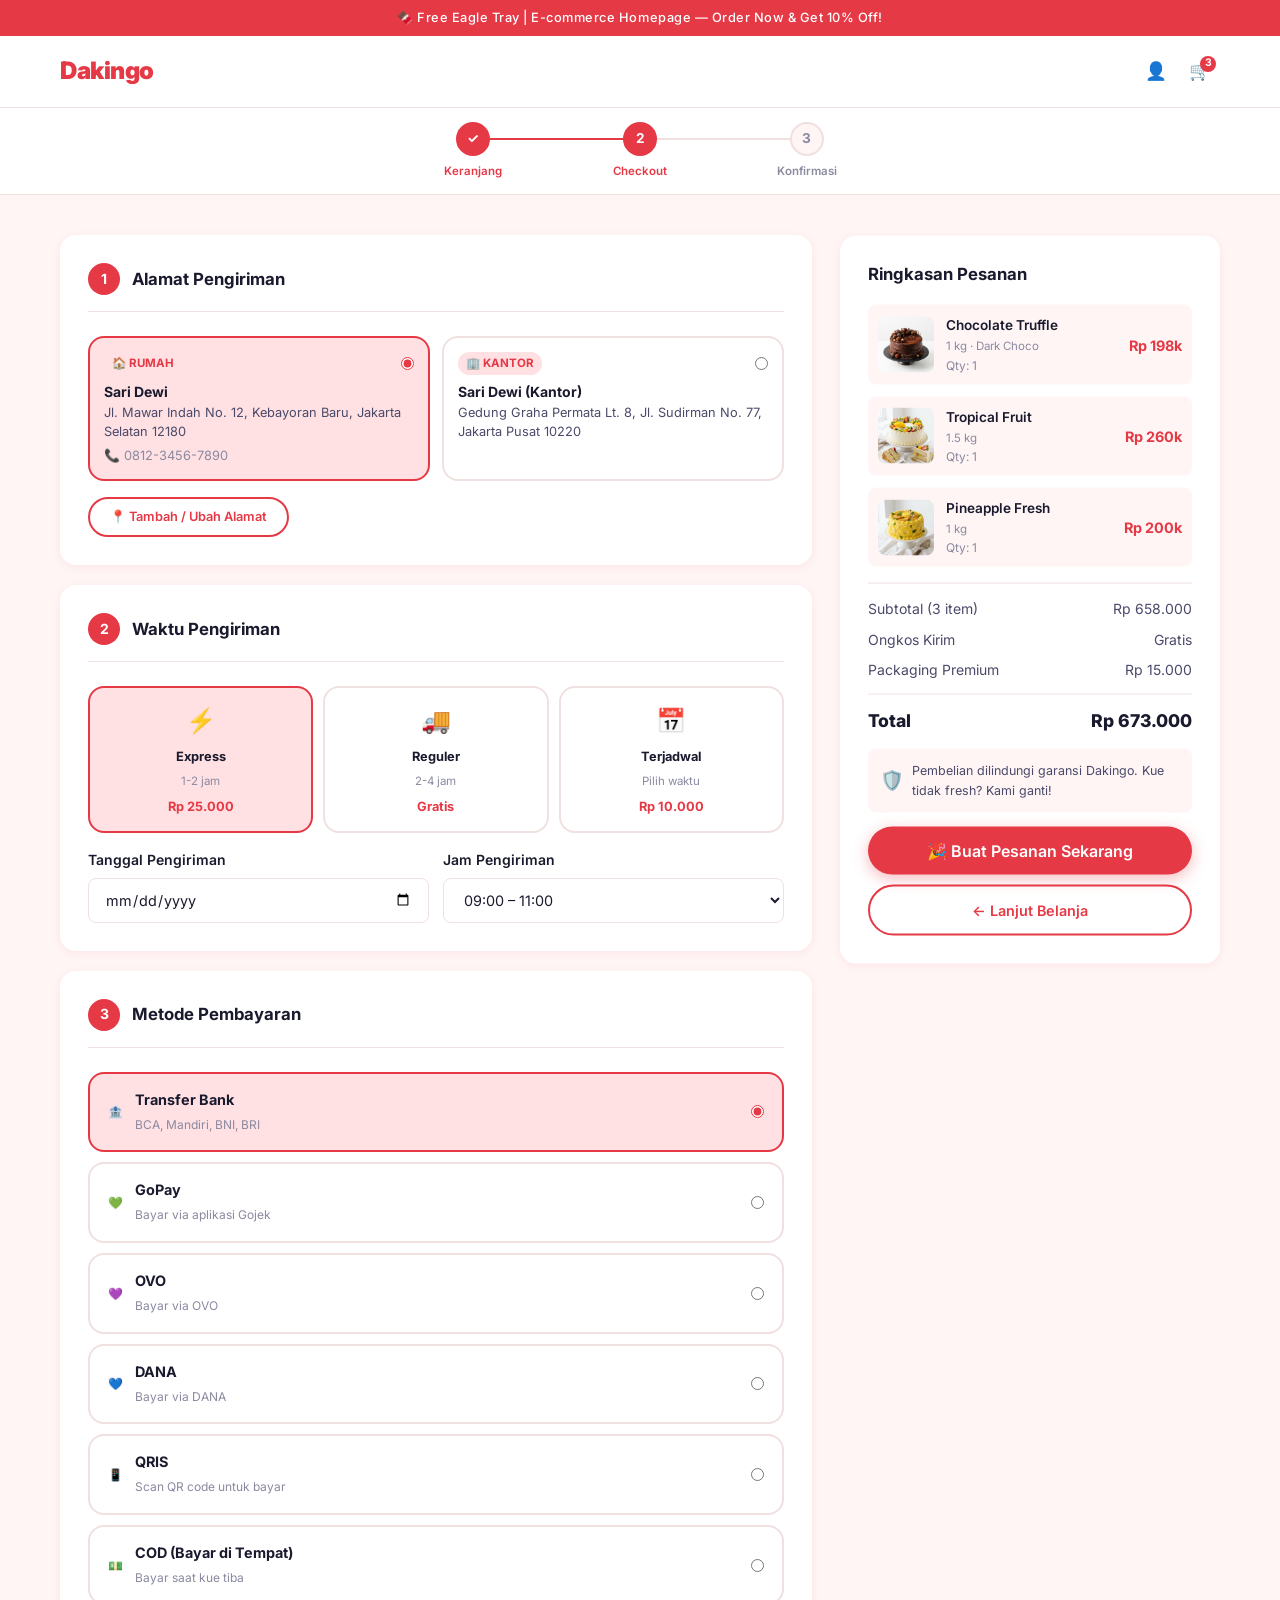
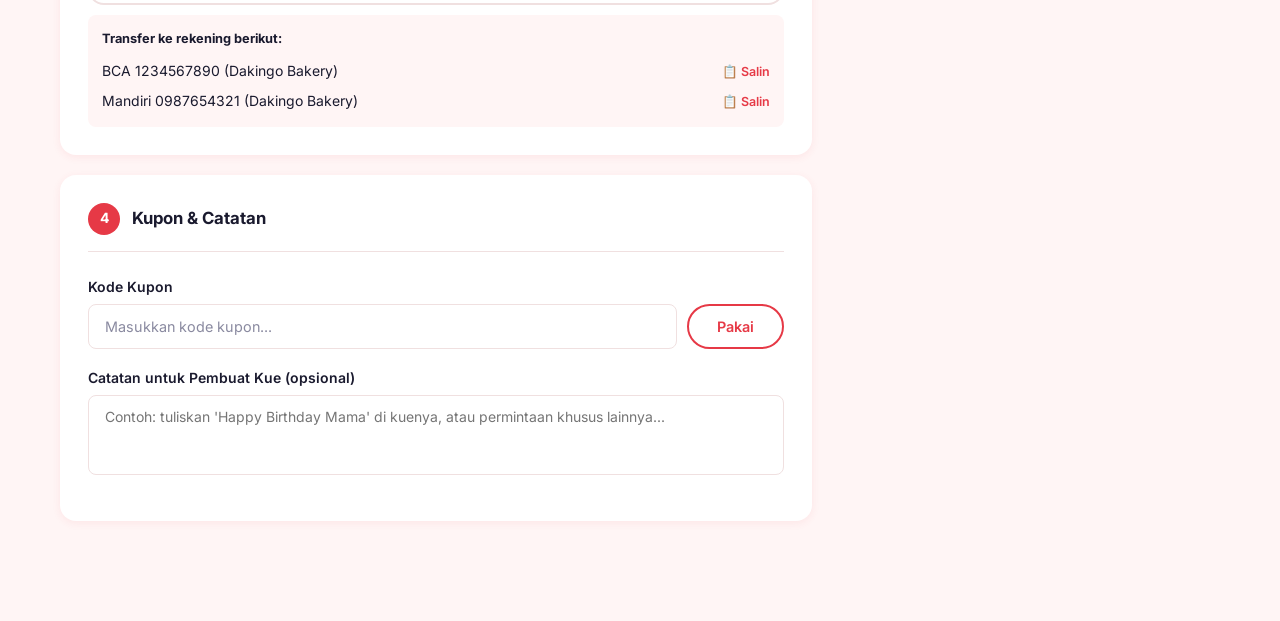
<file: checkout.html>
<!DOCTYPE html>
<html lang="id">

<head>
    <meta charset="UTF-8">
    <meta name="viewport" content="width=device-width, initial-scale=1.0">
    <meta name="description" content="Selesaikan pembelian kue Dakingo kamu dengan aman dan mudah.">
    <title>Checkout — Dakingo</title>
    <link rel="stylesheet" href="assets/css/style.css">
    <link rel="stylesheet" href="assets/css/components.css">
    <style>
        body {
            padding-top: calc(var(--nav-height) + var(--announcement-height));
            background: var(--bg);
        }

        .checkout-section {
            padding: 40px 0 80px;
        }

        .checkout-layout {
            display: grid;
            grid-template-columns: 1fr;
            gap: 28px;
            align-items: start;
        }

        @media (min-width: 1024px) {
            .checkout-layout {
                grid-template-columns: 1fr 380px;
            }
        }

        /* Content Card */
        .checkout-card {
            background: #fff;
            border-radius: var(--radius-md);
            padding: 28px;
            box-shadow: var(--shadow-sm);
            margin-bottom: 20px;
        }

        .checkout-card-header {
            display: flex;
            align-items: center;
            gap: 12px;
            margin-bottom: 24px;
            padding-bottom: 16px;
            border-bottom: 1px solid var(--border);
        }

        .checkout-card-num {
            width: 32px;
            height: 32px;
            background: var(--primary);
            color: #fff;
            border-radius: 50%;
            display: flex;
            align-items: center;
            justify-content: center;
            font-size: 0.875rem;
            font-weight: 700;
            flex-shrink: 0;
        }

        .checkout-card-title {
            font-size: 1.05rem;
            font-weight: 700;
        }

        /* Address Select */
        .addr-select-grid {
            display: grid;
            grid-template-columns: 1fr;
            gap: 12px;
            margin-bottom: 16px;
        }

        @media (min-width: 640px) {
            .addr-select-grid {
                grid-template-columns: 1fr 1fr;
            }
        }

        .addr-option {
            border: 2px solid var(--border);
            border-radius: var(--radius-md);
            padding: 14px;
            cursor: pointer;
            transition: var(--transition);
        }

        .addr-option:hover {
            border-color: var(--accent);
        }

        .addr-option.selected {
            border-color: var(--primary);
            background: var(--accent-light);
        }

        .addr-option-header {
            display: flex;
            align-items: center;
            justify-content: space-between;
            margin-bottom: 6px;
        }

        .addr-option-label {
            font-size: 0.72rem;
            font-weight: 700;
            text-transform: uppercase;
            background: var(--accent-light);
            color: var(--primary);
            padding: 2px 8px;
            border-radius: var(--radius-full);
        }

        .addr-option-radio {
            accent-color: var(--primary);
        }

        .addr-name {
            font-size: 0.875rem;
            font-weight: 700;
        }

        .addr-line {
            font-size: 0.8rem;
            color: var(--text-medium);
            line-height: 1.5;
        }

        /* Delivery Time */
        .delivery-grid {
            display: grid;
            grid-template-columns: 1fr 1fr 1fr;
            gap: 10px;
        }

        .delivery-opt {
            border: 2px solid var(--border);
            border-radius: var(--radius-md);
            padding: 14px;
            text-align: center;
            cursor: pointer;
            transition: var(--transition);
        }

        .delivery-opt:hover {
            border-color: var(--accent);
        }

        .delivery-opt.selected {
            border-color: var(--primary);
            background: var(--accent-light);
        }

        .delivery-opt .icon {
            font-size: 1.5rem;
            margin-bottom: 6px;
        }

        .delivery-opt strong {
            display: block;
            font-size: 0.8rem;
        }

        .delivery-opt span {
            font-size: 0.72rem;
            color: var(--text-light);
        }

        .delivery-opt .price {
            font-size: 0.8rem;
            font-weight: 700;
            color: var(--primary);
            margin-top: 4px;
        }

        /* Payment Methods */
        .payment-grid {
            display: grid;
            grid-template-columns: 1fr;
            gap: 10px;
        }

        .pay-opt {
            border: 2px solid var(--border);
            border-radius: var(--radius-md);
            padding: 14px 18px;
            cursor: pointer;
            display: flex;
            align-items: center;
            gap: 12px;
            transition: var(--transition);
        }

        .pay-opt:hover {
            border-color: var(--accent);
        }

        .pay-opt.selected {
            border-color: var(--primary);
            background: var(--accent-light);
        }

        .pay-icon {
            font-size: 1.6rem;
            flex-shrink: 0;
        }

        .pay-opt strong {
            font-size: 0.9rem;
            display: block;
        }

        .pay-opt span {
            font-size: 0.75rem;
            color: var(--text-light);
        }

        .pay-opt input[type="radio"] {
            accent-color: var(--primary);
            margin-left: auto;
            flex-shrink: 0;
        }

        /* Bank detail collapsible */
        .bank-detail {
            background: var(--bg);
            border-radius: var(--radius-sm);
            padding: 14px;
            margin-top: 10px;
            display: none;
        }

        .bank-detail.show {
            display: block;
        }

        .bank-row {
            display: flex;
            justify-content: space-between;
            align-items: center;
            margin-bottom: 8px;
            font-size: 0.875rem;
        }

        .bank-row:last-child {
            margin-bottom: 0;
        }

        .copy-btn {
            background: none;
            border: none;
            color: var(--primary);
            cursor: pointer;
            font-size: 0.78rem;
            font-weight: 600;
        }

        /* Coupon */
        .coupon-row {
            display: flex;
            gap: 10px;
        }

        .coupon-row input {
            flex: 1;
        }

        /* Note */
        .note-input {
            width: 100%;
            padding: 12px 16px;
            border: 1.5px solid var(--border);
            border-radius: var(--radius-sm);
            font-size: 0.875rem;
            resize: none;
            min-height: 80px;
            font-family: inherit;
            color: var(--text-dark);
        }

        .note-input:focus {
            border-color: var(--primary);
            outline: none;
            box-shadow: 0 0 0 3px rgba(230, 57, 70, 0.1);
        }

        /* Order Card (sticky) */
        .order-card-sticky {
            position: sticky;
            top: calc(var(--nav-height) + var(--announcement-height) + 20px);
        }

        .cart-items {
            display: flex;
            flex-direction: column;
            gap: 12px;
            margin-bottom: 16px;
        }

        .cart-item {
            display: flex;
            gap: 12px;
            align-items: center;
            padding: 10px;
            background: var(--bg);
            border-radius: var(--radius-sm);
        }

        .cart-item-img {
            width: 56px;
            height: 56px;
            border-radius: var(--radius-sm);
            object-fit: cover;
            flex-shrink: 0;
        }

        .cart-item-info {
            flex: 1;
            min-width: 0;
        }

        .cart-item-name {
            font-size: 0.85rem;
            font-weight: 600;
            white-space: nowrap;
            overflow: hidden;
            text-overflow: ellipsis;
        }

        .cart-item-variant {
            font-size: 0.72rem;
            color: var(--text-light);
        }

        .cart-item-qty {
            font-size: 0.75rem;
            color: var(--text-light);
        }

        .cart-item-price {
            font-size: 0.9rem;
            font-weight: 700;
            color: var(--primary);
            white-space: nowrap;
        }

        .summary-rows {
            border-top: 1px solid var(--border);
            padding-top: 14px;
            display: flex;
            flex-direction: column;
            gap: 8px;
        }

        .sum-row {
            display: flex;
            justify-content: space-between;
            font-size: 0.875rem;
            color: var(--text-medium);
        }

        .sum-row.discount {
            color: #22c55e;
        }

        .sum-row.total {
            font-size: 1.1rem;
            font-weight: 800;
            color: var(--text-dark);
            border-top: 1.5px solid var(--border);
            padding-top: 12px;
            margin-top: 4px;
        }

        .guarantee {
            display: flex;
            align-items: center;
            gap: 8px;
            background: var(--bg);
            border-radius: var(--radius-sm);
            padding: 12px;
            margin: 14px 0;
            font-size: 0.78rem;
            color: var(--text-medium);
        }

        /* Success Modal */
        .success-overlay {
            position: fixed;
            inset: 0;
            background: rgba(0, 0, 0, 0.6);
            z-index: 300;
            display: flex;
            align-items: center;
            justify-content: center;
            padding: 20px;
            opacity: 0;
            pointer-events: none;
            transition: opacity 0.3s;
        }

        .success-overlay.show {
            opacity: 1;
            pointer-events: all;
        }

        .success-modal {
            background: #fff;
            border-radius: var(--radius-xl);
            padding: 48px 40px;
            max-width: 420px;
            width: 100%;
            text-align: center;
            transform: scale(0.9);
            transition: transform 0.3s;
        }

        .success-overlay.show .success-modal {
            transform: scale(1);
        }

        .success-icon {
            font-size: 4rem;
            margin-bottom: 16px;
        }

        .success-modal h2 {
            margin-bottom: 10px;
        }

        .success-modal p {
            color: var(--text-medium);
            margin-bottom: 24px;
        }
    </style>
</head>

<body>

    <div class="announcement-bar">🍫 Free Eagle Tray | E-commerce Homepage — Order Now & Get 10% Off!</div>
    <nav class="navbar">
        <div class="container">
            <div class="nav-inner">
                <a href="index.html" class="nav-logo">Dakingo</a>
                <div class="nav-spacer"></div>
                <!-- Steps in nav -->
                <div class="steps" style="max-width:380px;flex:1;display:none" id="navSteps">
                    <div class="step done">
                        <div class="step-circle">✓</div><span class="step-label">Keranjang</span>
                    </div>
                    <div class="step active">
                        <div class="step-circle">2</div><span class="step-label">Checkout</span>
                    </div>
                    <div class="step">
                        <div class="step-circle">3</div><span class="step-label">Selesai</span>
                    </div>
                </div>
                <div style="flex:1"></div>
                <div class="nav-icons">
                    <a href="profile.html" class="nav-icon-btn">👤</a>
                    <a href="checkout.html" class="nav-icon-btn">🛒<span class="nav-badge">3</span></a>
                </div>
            </div>
        </div>
    </nav>

    <!-- Steps Banner -->
    <div style="background:#fff;border-bottom:1px solid var(--border);padding:14px 0">
        <div class="container">
            <div class="steps" style="max-width:500px;margin:0 auto">
                <div class="step done">
                    <div class="step-circle">✓</div><span class="step-label">Keranjang</span>
                </div>
                <div class="step active">
                    <div class="step-circle">2</div><span class="step-label">Checkout</span>
                </div>
                <div class="step">
                    <div class="step-circle">3</div><span class="step-label">Konfirmasi</span>
                </div>
            </div>
        </div>
    </div>

    <section class="checkout-section">
        <div class="container">
            <div class="checkout-layout">
                <!-- LEFT COLUMN -->
                <div>
                    <!-- Delivery Address -->
                    <div class="checkout-card">
                        <div class="checkout-card-header">
                            <div class="checkout-card-num">1</div>
                            <h2 class="checkout-card-title">Alamat Pengiriman</h2>
                        </div>
                        <div class="addr-select-grid">
                            <div class="addr-option selected" onclick="selectDelivery(this)">
                                <div class="addr-option-header">
                                    <span class="addr-option-label">🏠 Rumah</span>
                                    <input type="radio" name="addr" checked class="addr-option-radio">
                                </div>
                                <div class="addr-name">Sari Dewi</div>
                                <div class="addr-line">Jl. Mawar Indah No. 12, Kebayoran Baru, Jakarta Selatan 12180
                                </div>
                                <div class="addr-line" style="margin-top:4px;color:var(--text-light)">📞 0812-3456-7890
                                </div>
                            </div>
                            <div class="addr-option" onclick="selectDelivery(this)">
                                <div class="addr-option-header">
                                    <span class="addr-option-label">🏢 Kantor</span>
                                    <input type="radio" name="addr" class="addr-option-radio">
                                </div>
                                <div class="addr-name">Sari Dewi (Kantor)</div>
                                <div class="addr-line">Gedung Graha Permata Lt. 8, Jl. Sudirman No. 77, Jakarta Pusat
                                    10220</div>
                            </div>
                        </div>
                        <a href="ganti-alamat.html" class="btn btn-outline btn-sm">📍 Tambah / Ubah Alamat</a>
                    </div>

                    <!-- Delivery Options -->
                    <div class="checkout-card">
                        <div class="checkout-card-header">
                            <div class="checkout-card-num">2</div>
                            <h2 class="checkout-card-title">Waktu Pengiriman</h2>
                        </div>
                        <div class="delivery-grid">
                            <div class="delivery-opt selected" onclick="selectDelivOpt(this)">
                                <div class="icon">⚡</div>
                                <strong>Express</strong>
                                <span>1-2 jam</span>
                                <div class="price">Rp 25.000</div>
                            </div>
                            <div class="delivery-opt" onclick="selectDelivOpt(this)">
                                <div class="icon">🚚</div>
                                <strong>Reguler</strong>
                                <span>2-4 jam</span>
                                <div class="price">Gratis</div>
                            </div>
                            <div class="delivery-opt" onclick="selectDelivOpt(this)">
                                <div class="icon">📅</div>
                                <strong>Terjadwal</strong>
                                <span>Pilih waktu</span>
                                <div class="price">Rp 10.000</div>
                            </div>
                        </div>

                        <!-- Date & Time picker (for scheduled) -->
                        <div style="display:grid;grid-template-columns:1fr 1fr;gap:14px;margin-top:16px">
                            <div class="form-group" style="margin:0">
                                <label class="form-label">Tanggal Pengiriman</label>
                                <input class="form-input" type="date">
                            </div>
                            <div class="form-group" style="margin:0">
                                <label class="form-label">Jam Pengiriman</label>
                                <select class="form-input">
                                    <option>09:00 – 11:00</option>
                                    <option>11:00 – 13:00</option>
                                    <option>13:00 – 15:00</option>
                                    <option>15:00 – 17:00</option>
                                    <option>17:00 – 19:00</option>
                                </select>
                            </div>
                        </div>
                    </div>

                    <!-- Payment -->
                    <div class="checkout-card">
                        <div class="checkout-card-header">
                            <div class="checkout-card-num">3</div>
                            <h2 class="checkout-card-title">Metode Pembayaran</h2>
                        </div>
                        <div class="payment-grid">
                            <div class="pay-opt selected" onclick="selectPay(this, 'transfer')">
                                <span class="pay-icon">🏦</span>
                                <div><strong>Transfer Bank</strong><span>BCA, Mandiri, BNI, BRI</span></div>
                                <input type="radio" name="pay" checked>
                            </div>
                            <div class="pay-opt" onclick="selectPay(this, 'gopay')">
                                <span class="pay-icon">💚</span>
                                <div><strong>GoPay</strong><span>Bayar via aplikasi Gojek</span></div>
                                <input type="radio" name="pay">
                            </div>
                            <div class="pay-opt" onclick="selectPay(this, 'ovo')">
                                <span class="pay-icon">💜</span>
                                <div><strong>OVO</strong><span>Bayar via OVO</span></div>
                                <input type="radio" name="pay">
                            </div>
                            <div class="pay-opt" onclick="selectPay(this, 'dana')">
                                <span class="pay-icon">💙</span>
                                <div><strong>DANA</strong><span>Bayar via DANA</span></div>
                                <input type="radio" name="pay">
                            </div>
                            <div class="pay-opt" onclick="selectPay(this, 'qris')">
                                <span class="pay-icon">📱</span>
                                <div><strong>QRIS</strong><span>Scan QR code untuk bayar</span></div>
                                <input type="radio" name="pay">
                            </div>
                            <div class="pay-opt" onclick="selectPay(this, 'cod')">
                                <span class="pay-icon">💵</span>
                                <div><strong>COD (Bayar di Tempat)</strong><span>Bayar saat kue tiba</span></div>
                                <input type="radio" name="pay">
                            </div>
                        </div>

                        <!-- Bank detail -->
                        <div class="bank-detail show" id="bankDetail">
                            <p style="font-size:0.8rem;font-weight:700;margin-bottom:10px;color:var(--text-dark)">
                                Transfer ke rekening berikut:</p>
                            <div class="bank-row"><span>BCA 1234567890 (Dakingo Bakery)</span><button class="copy-btn"
                                    onclick="copyText('BCA 1234567890')">📋 Salin</button></div>
                            <div class="bank-row"><span>Mandiri 0987654321 (Dakingo Bakery)</span><button
                                    class="copy-btn" onclick="copyText('Mandiri 0987654321')">📋 Salin</button></div>
                        </div>
                    </div>

                    <!-- Coupon & Note -->
                    <div class="checkout-card">
                        <div class="checkout-card-header">
                            <div class="checkout-card-num">4</div>
                            <h2 class="checkout-card-title">Kupon & Catatan</h2>
                        </div>
                        <div class="form-group">
                            <label class="form-label">Kode Kupon</label>
                            <div class="coupon-row">
                                <input class="form-input" type="text" id="couponInput"
                                    placeholder="Masukkan kode kupon..." style="margin:0">
                                <button class="btn btn-outline" onclick="applyCoupon()">Pakai</button>
                            </div>
                        </div>
                        <div class="form-group" style="margin-top:16px">
                            <label class="form-label">Catatan untuk Pembuat Kue (opsional)</label>
                            <textarea class="note-input"
                                placeholder="Contoh: tuliskan 'Happy Birthday Mama' di kuenya, atau permintaan khusus lainnya..."></textarea>
                        </div>
                    </div>
                </div>

                <!-- RIGHT COLUMN — Order Summary -->
                <div class="order-card-sticky">
                    <div class="checkout-card">
                        <h3 style="margin-bottom:20px;font-size:1.05rem">Ringkasan Pesanan</h3>
                        <div class="cart-items">
                            <div class="cart-item">
                                <img src="assets/img/cake_truffle.png" alt="" class="cart-item-img">
                                <div class="cart-item-info">
                                    <div class="cart-item-name">Chocolate Truffle</div>
                                    <div class="cart-item-variant">1 kg · Dark Choco</div>
                                    <div class="cart-item-qty">Qty: 1</div>
                                </div>
                                <div class="cart-item-price">Rp 198k</div>
                            </div>
                            <div class="cart-item">
                                <img src="assets/img/cake_tropical.png" alt="" class="cart-item-img">
                                <div class="cart-item-info">
                                    <div class="cart-item-name">Tropical Fruit</div>
                                    <div class="cart-item-variant">1.5 kg</div>
                                    <div class="cart-item-qty">Qty: 1</div>
                                </div>
                                <div class="cart-item-price">Rp 260k</div>
                            </div>
                            <div class="cart-item">
                                <img src="assets/img/cake_pineapple.png" alt="" class="cart-item-img">
                                <div class="cart-item-info">
                                    <div class="cart-item-name">Pineapple Fresh</div>
                                    <div class="cart-item-variant">1 kg</div>
                                    <div class="cart-item-qty">Qty: 1</div>
                                </div>
                                <div class="cart-item-price">Rp 200k</div>
                            </div>
                        </div>

                        <div class="summary-rows">
                            <div class="sum-row"><span>Subtotal (3 item)</span><span>Rp 658.000</span></div>
                            <div class="sum-row"><span>Ongkos Kirim</span><span id="shippingCost">Gratis</span></div>
                            <div class="sum-row discount" id="discountRow" style="display:none"><span>Diskon
                                    Kupon</span><span>-Rp 50.000</span></div>
                            <div class="sum-row"><span>Packaging Premium</span><span>Rp 15.000</span></div>
                            <div class="sum-row total"><span>Total</span><span id="totalAmt">Rp 673.000</span></div>
                        </div>

                        <div class="guarantee">
                            <span style="font-size:1.2rem">🛡️</span>
                            <span>Pembelian dilindungi garansi Dakingo. Kue tidak fresh? Kami ganti!</span>
                        </div>

                        <button class="btn btn-primary btn-block btn-lg" onclick="placeOrder()">
                            🎉 Buat Pesanan Sekarang
                        </button>
                        <a href="catalog.html" class="btn btn-outline btn-block" style="margin-top:10px">← Lanjut
                            Belanja</a>
                    </div>
                </div>
            </div>
        </div>
    </section>

    <!-- Success Modal -->
    <div class="success-overlay" id="successOverlay">
        <div class="success-modal">
            <div class="success-icon">🎉</div>
            <h2>Pesanan Berhasil!</h2>
            <p>Terima kasih telah memesan di Dakingo. Kuenya akan segera dibuat dan dikirimkan ke lokasi kamu!</p>
            <div
                style="background:var(--bg);border-radius:var(--radius-md);padding:16px;margin-bottom:24px;font-size:0.875rem">
                <div style="display:flex;justify-content:space-between;margin-bottom:6px"><span>No.
                        Pesanan</span><strong>#ORD-2026-00123</strong></div>
                <div style="display:flex;justify-content:space-between"><span>Estimasi Tiba</span><strong>± 2
                        jam</strong></div>
            </div>
            <a href="profile.html" class="btn btn-primary btn-block">📦 Lacak Pesanan</a>
            <a href="index.html" class="btn btn-outline btn-block" style="margin-top:10px">🏠 Kembali ke Beranda</a>
        </div>
    </div>

    <div class="toast" id="toast"></div>

    <script>
        function selectDelivery(el) {
            document.querySelectorAll('.addr-option').forEach(o => o.classList.remove('selected'));
            el.classList.add('selected');
            el.querySelector('input[type=radio]').checked = true;
        }
        function selectDelivOpt(el) {
            document.querySelectorAll('.delivery-opt').forEach(o => o.classList.remove('selected'));
            el.classList.add('selected');
            const icon = el.querySelector('.icon').textContent;
            const priceText = el.querySelector('.price').textContent;
            const costEl = document.getElementById('shippingCost');
            costEl.textContent = priceText;
            // Recalc total
            const base = 673000, ship = icon === '⚡' ? 25000 : (icon === '📅' ? 10000 : 0);
            const discountRow = document.getElementById('discountRow');
            const d = discountRow.style.display === 'flex' ? 50000 : 0;
            document.getElementById('totalAmt').textContent = 'Rp ' + ((base - 15000 + ship - d).toLocaleString('id-ID'));
        }
        function selectPay(el, type) {
            document.querySelectorAll('.pay-opt').forEach(o => o.classList.remove('selected'));
            el.classList.add('selected');
            el.querySelector('input[type=radio]').checked = true;
            document.getElementById('bankDetail').className = type === 'transfer' ? 'bank-detail show' : 'bank-detail';
        }
        function applyCoupon() {
            const val = document.getElementById('couponInput').value.trim().toUpperCase();
            const row = document.getElementById('discountRow');
            if (val === 'DAKINGO10' || val === 'DISKON50') {
                row.style.display = 'flex';
                showToast('🎉 Kupon berhasil dipakai! Hemat Rp 50.000');
                document.getElementById('totalAmt').textContent = 'Rp 623.000';
            } else {
                showToast('❌ Kode kupon tidak valid!');
            }
        }
        function copyText(text) { navigator.clipboard.writeText(text).then(() => showToast('📋 Disalin: ' + text)); }
        function placeOrder() {
            window.location.href = 'order-success.html';
        }
        function showToast(msg) { const t = document.getElementById('toast'); t.textContent = msg; t.className = 'toast show ' + (msg.startsWith('❌') ? 'toast-error' : 'toast-success'); setTimeout(() => t.className = 'toast', 3000); }
    </script>
</body>

</html>
</file>
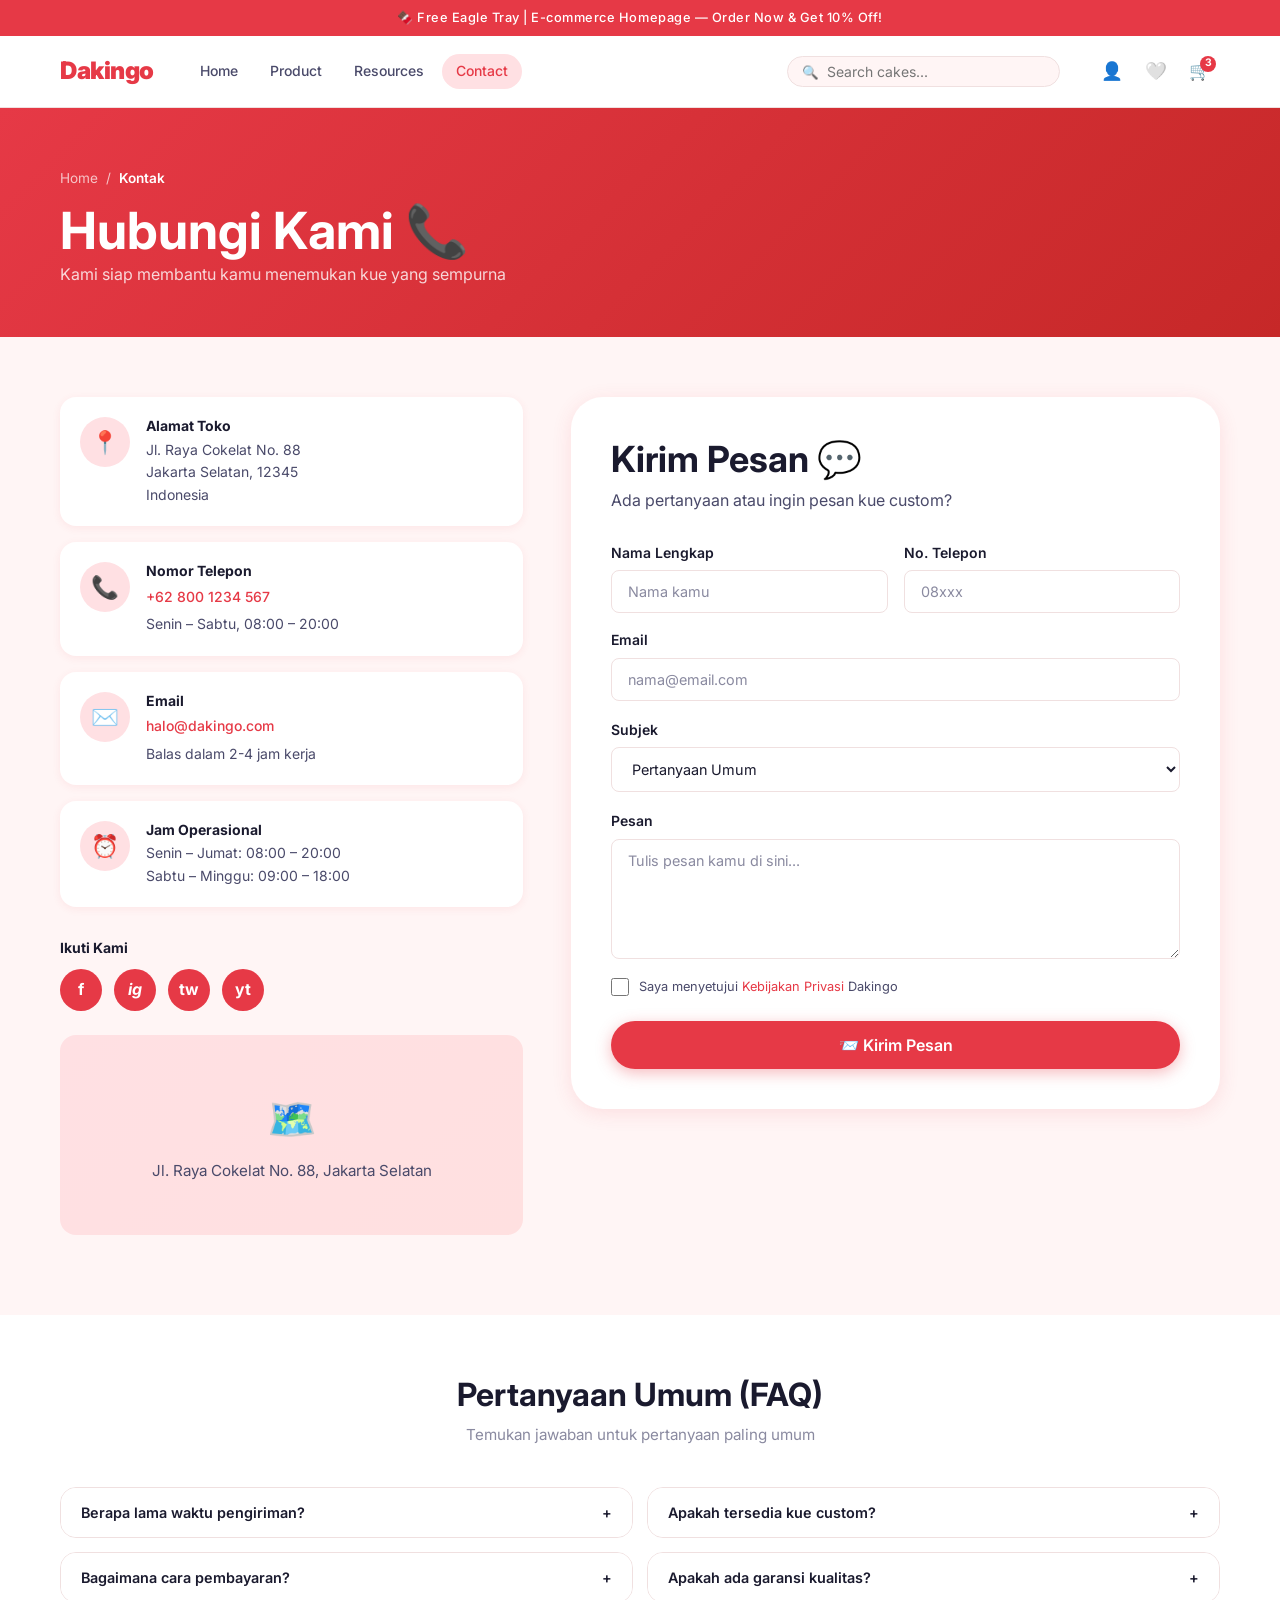
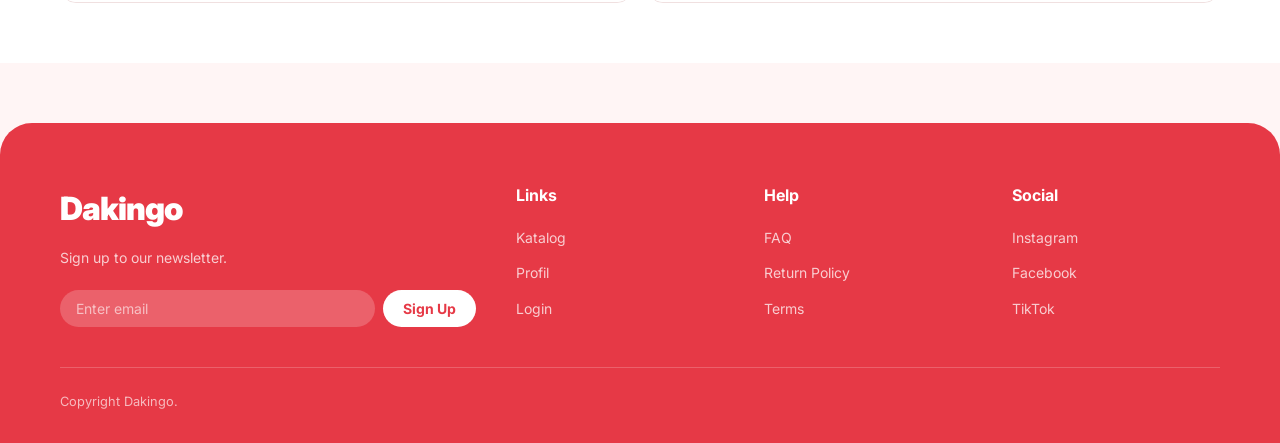
<file: contact.html>
<!DOCTYPE html>
<html lang="id">

<head>
    <meta charset="UTF-8">
    <meta name="viewport" content="width=device-width, initial-scale=1.0">
    <meta name="description" content="Hubungi kami untuk pertanyaan, saran, atau pesanan khusus kue Dakingo.">
    <title>Kontak — Dakingo</title>
    <link rel="stylesheet" href="assets/css/style.css">
    <link rel="stylesheet" href="assets/css/components.css">
    <style>
        body {
            padding-top: calc(var(--nav-height) + var(--announcement-height));
        }

        .contact-section {
            padding: 60px 0 80px;
        }

        .contact-layout {
            display: grid;
            grid-template-columns: 1fr;
            gap: 48px;
            align-items: start;
        }

        @media (min-width: 1024px) {
            .contact-layout {
                grid-template-columns: 1fr 1.4fr;
            }
        }

        /* Info Cards */
        .info-cards {
            display: grid;
            gap: 16px;
            margin-bottom: 32px;
        }

        .info-card {
            background: #fff;
            border-radius: var(--radius-md);
            padding: 20px;
            box-shadow: var(--shadow-sm);
            display: flex;
            align-items: flex-start;
            gap: 16px;
            transition: var(--transition);
        }

        .info-card:hover {
            box-shadow: var(--shadow-md);
            transform: translateY(-3px);
        }

        .info-card-icon {
            width: 50px;
            height: 50px;
            background: var(--accent-light);
            border-radius: 50%;
            display: flex;
            align-items: center;
            justify-content: center;
            font-size: 1.4rem;
            flex-shrink: 0;
        }

        .info-card h4 {
            font-size: 0.875rem;
            font-weight: 700;
            margin-bottom: 4px;
        }

        .info-card p {
            font-size: 0.875rem;
            color: var(--text-medium);
        }

        .info-card a {
            color: var(--primary);
            font-weight: 500;
            font-size: 0.875rem;
        }

        /* Social */
        .social-row {
            display: flex;
            gap: 12px;
            margin-top: 8px;
        }

        .social-link {
            width: 42px;
            height: 42px;
            background: var(--primary);
            color: #fff;
            border-radius: 50%;
            display: flex;
            align-items: center;
            justify-content: center;
            font-size: 1rem;
            font-weight: 700;
            transition: var(--transition);
        }

        .social-link:hover {
            background: var(--primary-dark);
            transform: translateY(-3px);
        }

        /* Map Placeholder */
        .map-placeholder {
            background: linear-gradient(135deg, var(--accent-light) 0%, #ffe0e0 100%);
            border-radius: var(--radius-md);
            height: 200px;
            display: flex;
            flex-direction: column;
            align-items: center;
            justify-content: center;
            color: var(--primary);
            font-size: 2.5rem;
            margin-top: 24px;
        }

        .map-placeholder p {
            font-size: 0.875rem;
            color: var(--text-medium);
            margin-top: 8px;
            font-size: 0.95rem;
        }

        /* Form Card */
        .contact-form-card {
            background: #fff;
            border-radius: var(--radius-xl);
            padding: 40px;
            box-shadow: var(--shadow-md);
        }

        .form-2col {
            display: grid;
            grid-template-columns: 1fr;
            gap: 0;
        }

        @media (min-width: 640px) {
            .form-2col {
                grid-template-columns: 1fr 1fr;
                gap: 16px;
            }
        }

        .form-2col .form-group {
            margin-bottom: 0;
        }

        .contact-select {
            padding: 12px 16px;
            border: 1.5px solid var(--border);
            border-radius: var(--radius-sm);
            font-size: 0.9rem;
            background: #fff;
            width: 100%;
            color: var(--text-dark);
        }

        .contact-select:focus {
            border-color: var(--primary);
            outline: none;
        }

        textarea.form-input {
            resize: vertical;
            min-height: 120px;
        }

        /* FAQ */
        .faq-section {
            padding: 60px 0;
            background: #fff;
        }

        .faq-grid {
            display: grid;
            grid-template-columns: 1fr;
            gap: 14px;
        }

        @media (min-width: 768px) {
            .faq-grid {
                grid-template-columns: 1fr 1fr;
            }
        }

        .faq-item {
            border: 1.5px solid var(--border);
            border-radius: var(--radius-md);
            overflow: hidden;
        }

        .faq-q {
            width: 100%;
            padding: 16px 20px;
            background: #fff;
            border: none;
            text-align: left;
            font-size: 0.9rem;
            font-weight: 600;
            color: var(--text-dark);
            cursor: pointer;
            display: flex;
            justify-content: space-between;
            align-items: center;
            gap: 12px;
            transition: var(--transition);
        }

        .faq-q:hover {
            background: var(--accent-light);
            color: var(--primary);
        }

        .faq-q.open {
            background: var(--accent-light);
            color: var(--primary);
        }

        .faq-icon {
            flex-shrink: 0;
            transition: transform 0.3s;
        }

        .faq-q.open .faq-icon {
            transform: rotate(45deg);
        }

        .faq-a {
            display: none;
            padding: 0 20px 16px;
            font-size: 0.875rem;
            color: var(--text-medium);
            line-height: 1.7;
        }

        .faq-a.open {
            display: block;
        }
    </style>
</head>

<body>

    <div class="announcement-bar">🍫 Free Eagle Tray | E-commerce Homepage — Order Now & Get 10% Off!</div>
    <nav class="navbar">
        <div class="container">
            <div class="nav-inner">
                <button class="hamburger" id="hamburger"><span></span><span></span><span></span></button>
                <a href="index.html" class="nav-logo">Dakingo</a>
                <nav class="nav-links">
                    <a href="index.html" class="nav-link">Home</a>
                    <div class="nav-dropdown">
                        <a href="catalog.html" class="nav-link">Product</a>
                        <div class="dropdown-menu">
                            <a href="catalog.html" class="dropdown-item">🍰 All Products</a>
                            <a href="catalog.html?cat=classic" class="dropdown-item">🎂 Classic Cakes</a>
                            <a href="catalog.html?cat=gourmet" class="dropdown-item">✨ Gourmet</a>
                            <a href="catalog.html?cat=designer" class="dropdown-item">🎨 Designer</a>
                            <a href="catalog.html?cat=desserts" class="dropdown-item">🍮 Desserts</a>
                        </div>
                    </div>
                    <div class="nav-dropdown">
                        <a href="#" class="nav-link">Resources</a>
                        <div class="dropdown-menu">
                            <a href="#" class="dropdown-item">📖 Blog</a>
                            <a href="#" class="dropdown-item">📸 Gallery</a>
                        </div>
                    </div>
                    <div class="nav-dropdown">
                        <a href="contact.html" class="nav-link active">Contact</a>
                        <div class="dropdown-menu">
                            <a href="contact.html" class="dropdown-item">📞 Contact Us</a>
                            <a href="#" class="dropdown-item">❓ FAQ</a>
                        </div>
                    </div>
                </nav>
                <div class="nav-spacer"></div>
                <div class="nav-search"><button>🔍</button><input type="text" placeholder="Search cakes..."></div>
                <div class="nav-icons">
                    <a href="profile.html" class="nav-icon-btn" title="Profile">👤</a>
                    <a href="#" class="nav-icon-btn" title="Wishlist">🤍</a>
                    <a href="checkout.html" class="nav-icon-btn" title="Cart">🛒<span class="nav-badge">3</span></a>
                </div>
            </div>
        </div>
    </nav>
    <div class="overlay" id="overlay"></div>
    <div class="mobile-nav" id="mobileNav">
        <div class="mobile-nav-header"><span class="mobile-nav-logo">Dakingo</span><button class="mobile-nav-close"
                id="navClose">✕</button></div>
        <div class="mobile-nav-links">
            <a href="index.html" class="mobile-nav-link"><span class="icon">🏠</span>Home</a>
            <a href="catalog.html" class="mobile-nav-link"><span class="icon">🛍️</span>Catalog</a>
            <a href="contact.html" class="mobile-nav-link active"><span class="icon">📞</span>Contact</a>
            <a href="profile.html" class="mobile-nav-link"><span class="icon">👤</span>Profile</a>
            <a href="checkout.html" class="mobile-nav-link"><span class="icon">🛒</span>Cart (3)</a>
            <a href="login.html" class="mobile-nav-link"><span class="icon">🔑</span>Login</a>
            <a href="register.html" class="mobile-nav-link"><span class="icon">✏️</span>Register</a>
        </div>
    </div>

    <div class="page-header">
        <div class="container">
            <nav class="breadcrumb"><a href="index.html">Home</a> / <span>Kontak</span></nav>
            <h1>Hubungi Kami 📞</h1>
            <p>Kami siap membantu kamu menemukan kue yang sempurna</p>
        </div>
    </div>

    <section class="contact-section">
        <div class="container">
            <div class="contact-layout">
                <!-- Info Side -->
                <div>
                    <div class="info-cards">
                        <div class="info-card">
                            <div class="info-card-icon">📍</div>
                            <div>
                                <h4>Alamat Toko</h4>
                                <p>Jl. Raya Cokelat No. 88<br>Jakarta Selatan, 12345<br>Indonesia</p>
                            </div>
                        </div>
                        <div class="info-card">
                            <div class="info-card-icon">📞</div>
                            <div>
                                <h4>Nomor Telepon</h4>
                                <a href="tel:+628001234567">+62 800 1234 567</a>
                                <p style="margin-top:4px">Senin – Sabtu, 08:00 – 20:00</p>
                            </div>
                        </div>
                        <div class="info-card">
                            <div class="info-card-icon">✉️</div>
                            <div>
                                <h4>Email</h4>
                                <a href="mailto:halo@dakingo.com">halo@dakingo.com</a>
                                <p style="margin-top:4px">Balas dalam 2-4 jam kerja</p>
                            </div>
                        </div>
                        <div class="info-card">
                            <div class="info-card-icon">⏰</div>
                            <div>
                                <h4>Jam Operasional</h4>
                                <p>Senin – Jumat: 08:00 – 20:00</p>
                                <p>Sabtu – Minggu: 09:00 – 18:00</p>
                            </div>
                        </div>
                    </div>

                    <!-- Social -->
                    <div>
                        <h4 style="margin-bottom:12px;font-size:0.875rem;font-weight:700">Ikuti Kami</h4>
                        <div class="social-row">
                            <a href="#" class="social-link">f</a>
                            <a href="#" class="social-link" style="font-style:italic">ig</a>
                            <a href="#" class="social-link">tw</a>
                            <a href="#" class="social-link">yt</a>
                        </div>
                    </div>

                    <div class="map-placeholder">
                        <span>🗺️</span>
                        <p>Jl. Raya Cokelat No. 88, Jakarta Selatan</p>
                    </div>
                </div>

                <!-- Form Side -->
                <div class="contact-form-card">
                    <h2 style="margin-bottom:6px">Kirim Pesan 💬</h2>
                    <p style="margin-bottom:28px;color:var(--text-medium)">Ada pertanyaan atau ingin pesan kue custom?
                    </p>

                    <form onsubmit="sendMessage(event)">
                        <div class="form-2col">
                            <div class="form-group">
                                <label class="form-label" for="cname">Nama Lengkap</label>
                                <input class="form-input" type="text" id="cname" placeholder="Nama kamu" required>
                            </div>
                            <div class="form-group">
                                <label class="form-label" for="cphone">No. Telepon</label>
                                <input class="form-input" type="tel" id="cphone" placeholder="08xxx">
                            </div>
                        </div>
                        <div class="form-group" style="margin-top:16px">
                            <label class="form-label" for="cemail">Email</label>
                            <input class="form-input" type="email" id="cemail" placeholder="nama@email.com" required>
                        </div>
                        <div class="form-group">
                            <label class="form-label" for="csubject">Subjek</label>
                            <select class="contact-select" id="csubject">
                                <option>Pertanyaan Umum</option>
                                <option>Pemesanan Kue Custom</option>
                                <option>Masalah Pesanan</option>
                                <option>Kerjasama / Partnership</option>
                                <option>Lainnya</option>
                            </select>
                        </div>
                        <div class="form-group">
                            <label class="form-label" for="cmessage">Pesan</label>
                            <textarea class="form-input" id="cmessage" placeholder="Tulis pesan kamu di sini..."
                                required></textarea>
                        </div>
                        <label class="custom-check" style="margin-bottom:24px">
                            <input type="checkbox" required>
                            <span style="font-size:0.8rem;color:var(--text-medium)">Saya menyetujui <a href="#"
                                    style="color:var(--primary)">Kebijakan Privasi</a> Dakingo</span>
                        </label>
                        <button type="submit" class="btn btn-primary btn-block btn-lg">📨 Kirim Pesan</button>
                    </form>
                </div>
            </div>
        </div>
    </section>

    <!-- FAQ Section -->
    <section class="faq-section">
        <div class="container">
            <h2 class="section-title" style="margin-bottom:8px">Pertanyaan Umum (FAQ)</h2>
            <p class="section-subtitle">Temukan jawaban untuk pertanyaan paling umum</p>
            <div class="faq-grid">
                <div class="faq-item">
                    <button class="faq-q" onclick="toggleFaq(this)"><span>Berapa lama waktu pengiriman?</span><span
                            class="faq-icon">+</span></button>
                    <div class="faq-a">Kami mengantarkan dalam 2-4 jam setelah pesanan dikonfirmasi. Untuk area Jakarta
                        dan sekitarnya, pengiriman bisa dalam 1-2 jam.</div>
                </div>
                <div class="faq-item">
                    <button class="faq-q" onclick="toggleFaq(this)"><span>Apakah tersedia kue custom?</span><span
                            class="faq-icon">+</span></button>
                    <div class="faq-a">Tentu! Kami menerima pesanan kue custom dengan desain, rasa, dan ukuran sesuai
                        keinginan. Minimal order 2 hari sebelumnya.</div>
                </div>
                <div class="faq-item">
                    <button class="faq-q" onclick="toggleFaq(this)"><span>Bagaimana cara pembayaran?</span><span
                            class="faq-icon">+</span></button>
                    <div class="faq-a">Kami menerima transfer bank, kartu kredit/debit, GoPay, OVO, Dana, dan COD (bayar
                        di tempat) untuk area tertentu.</div>
                </div>
                <div class="faq-item">
                    <button class="faq-q" onclick="toggleFaq(this)"><span>Apakah ada garansi kualitas?</span><span
                            class="faq-icon">+</span></button>
                    <div class="faq-a">Ya! Semua kue kami dilengkapi garansi kesegaran 24 jam. Jika ada masalah, hubungi
                        kami dan kami akan segera mengganti.</div>
                </div>
            </div>
        </div>
    </section>

    <!-- Mobile Bottom Nav -->
    <nav class="mobile-bottom-nav">
        <div class="mbn-items">
            <div class="mbn-group">
                <a href="index.html" class="mbn-item">
                    <span class="mbn-icon">🏠</span>
                    <span class="mbn-label">Home</span>
                </a>
                <a href="catalog.html" class="mbn-item">
                    <span class="mbn-icon">🛍️</span>
                    <span class="mbn-label">Katalog</span>
                </a>
            </div>
            <div class="mbn-fab-space"></div>
            <div class="mbn-group">
                <a href="pesanan.html" class="mbn-item">
                    <span class="mbn-icon">📦</span>
                    <span class="mbn-label">Pesanan</span>
                </a>
                <a href="profile.html" class="mbn-item">
                    <span class="mbn-icon">👤</span>
                    <span class="mbn-label">Profil</span>
                </a>
            </div>
        </div>
        <a href="checkout.html" class="mbn-fab">
            🛒<span class="mbn-badge">3</span>
        </a>
    </nav>

    <footer class="footer">
        <div class="container">
            <div class="footer-grid">
                <div class="footer-brand">
                    <div class="logo">Dakingo</div>
                    <p>Sign up to our newsletter.</p>
                    <form class="newsletter-form" onsubmit="return false"><input type="email"
                            placeholder="Enter email"><button>Sign Up</button></form>
                </div>
                <div>
                    <p class="footer-heading">Links</p>
                    <ul class="footer-links">
                        <li><a href="catalog.html">Katalog</a></li>
                        <li><a href="profile.html">Profil</a></li>
                        <li><a href="login.html">Login</a></li>
                    </ul>
                </div>
                <div>
                    <p class="footer-heading">Help</p>
                    <ul class="footer-links">
                        <li><a href="#">FAQ</a></li>
                        <li><a href="#">Return Policy</a></li>
                        <li><a href="#">Terms</a></li>
                    </ul>
                </div>
                <div>
                    <p class="footer-heading">Social</p>
                    <ul class="footer-links">
                        <li><a href="#">Instagram</a></li>
                        <li><a href="#">Facebook</a></li>
                        <li><a href="#">TikTok</a></li>
                    </ul>
                </div>
            </div>
            <div class="footer-bottom">
                <p>Copyright Dakingo.</p>
            </div>
        </div>
    </footer>
    <div class="toast" id="toast"></div>
    <button class="back-top" id="backTop">↑</button>

    <script>
        const hamburger = document.getElementById('hamburger'); const mobileNav = document.getElementById('mobileNav'); const overlay = document.getElementById('overlay'); const navClose = document.getElementById('navClose');
        hamburger.addEventListener('click', () => { mobileNav.classList.toggle('open'); overlay.classList.toggle('active'); hamburger.classList.toggle('open'); });
        navClose.addEventListener('click', () => { mobileNav.classList.remove('open'); overlay.classList.remove('active'); hamburger.classList.remove('open'); });
        overlay.addEventListener('click', () => { mobileNav.classList.remove('open'); overlay.classList.remove('active'); hamburger.classList.remove('open'); });
        function sendMessage(e) { e.preventDefault(); const t = document.getElementById('toast'); t.textContent = '✅ Pesan berhasil dikirim! Kami akan menghubungi kamu segera.'; t.className = 'toast show toast-success'; setTimeout(() => t.className = 'toast', 3000); e.target.reset(); }
        function toggleFaq(btn) { const a = btn.nextElementSibling; btn.classList.toggle('open'); a.classList.toggle('open'); }
        const bt = document.getElementById('backTop'); window.addEventListener('scroll', () => bt.classList.toggle('show', window.scrollY > 300)); bt.addEventListener('click', () => window.scrollTo({ top: 0, behavior: 'smooth' }));
    </script>
</body>

</html>
</file>
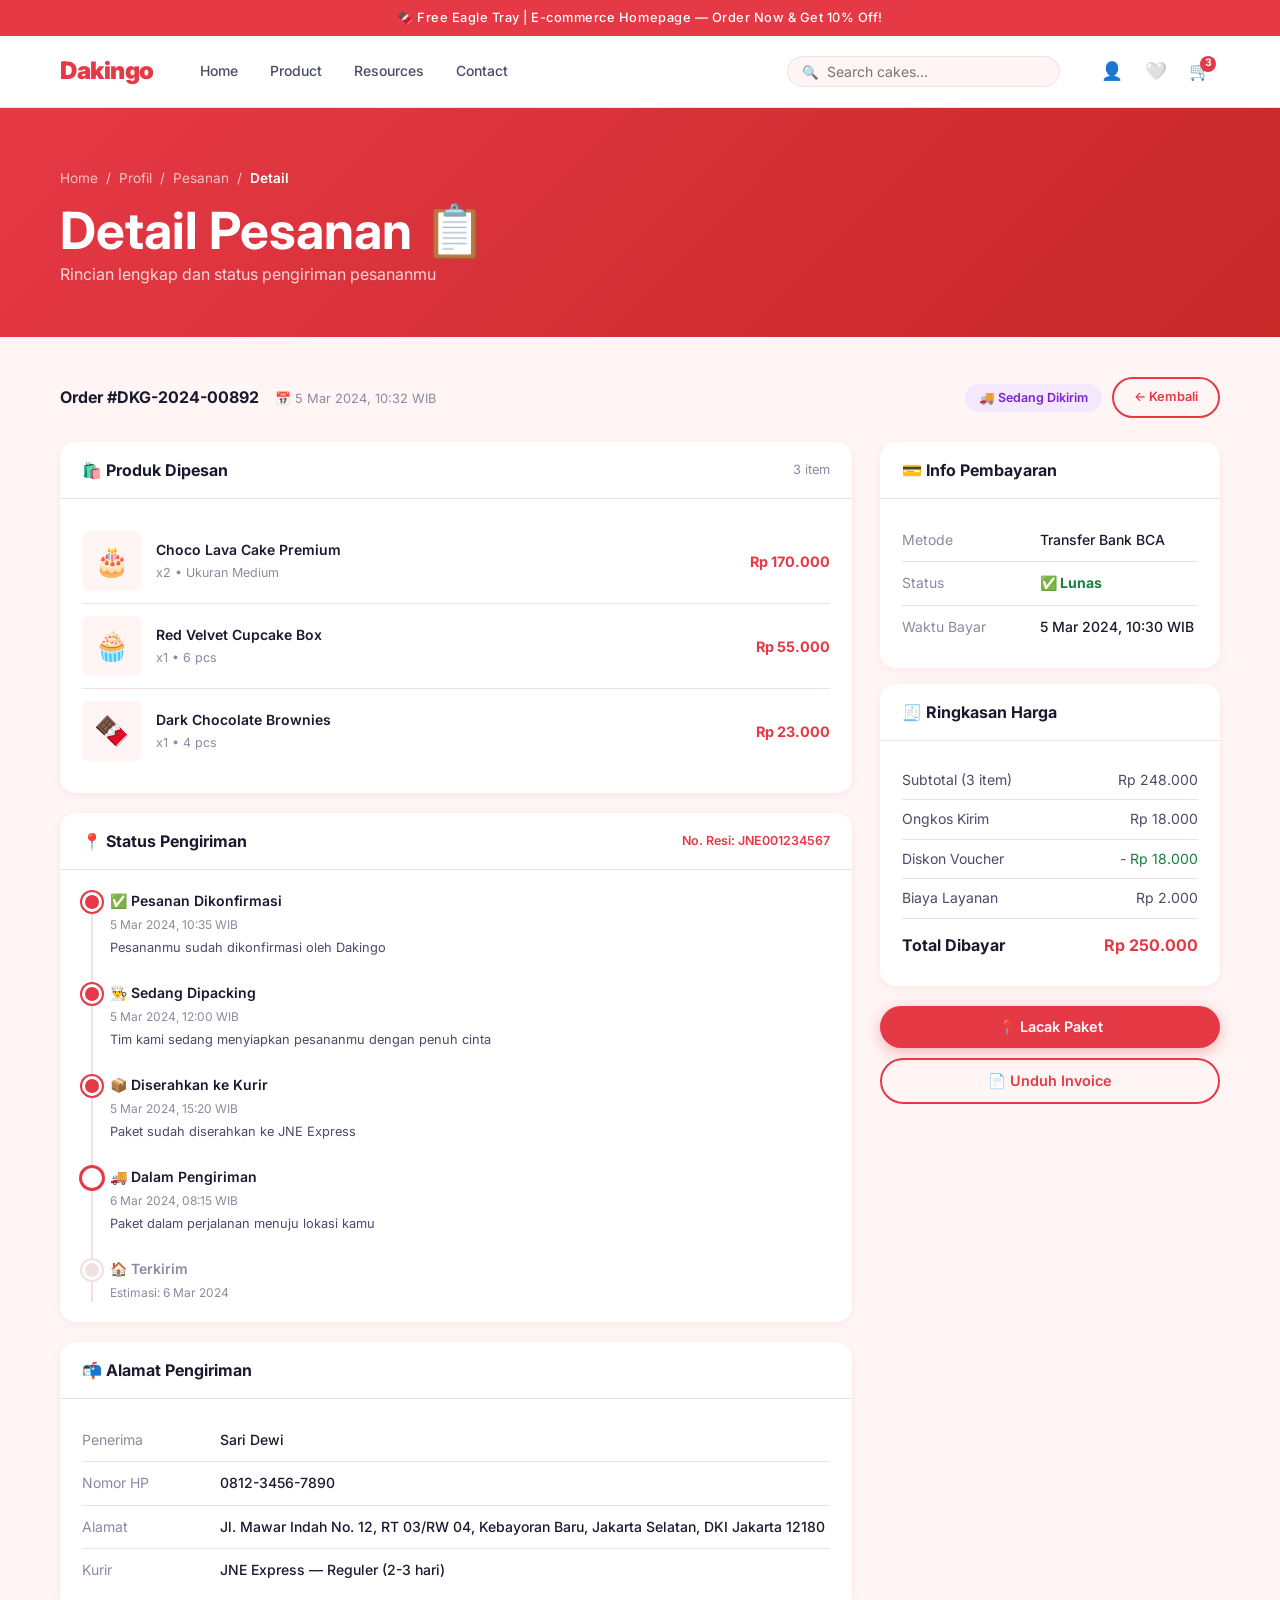
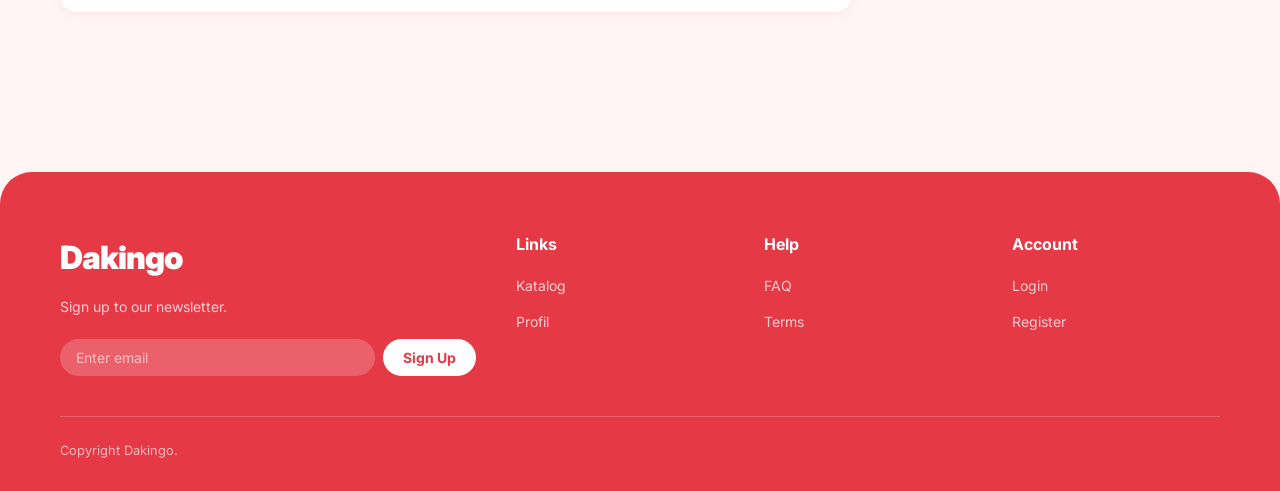
<file: detail-pesanan.html>
<!DOCTYPE html>
<html lang="id">

<head>
    <meta charset="UTF-8">
    <meta name="viewport" content="width=device-width, initial-scale=1.0">
    <meta name="description" content="Detail pesanan dan status pengiriman Dakingo.">
    <title>Detail Pesanan — Dakingo</title>
    <link rel="stylesheet" href="assets/css/style.css">
    <link rel="stylesheet" href="assets/css/components.css">
    <style>
        body {
            padding-top: calc(var(--nav-height) + var(--announcement-height));
        }

        .detail-section {
            padding: 40px 0 80px;
        }

        .detail-layout {
            display: grid;
            grid-template-columns: 1fr;
            gap: 28px;
            align-items: start;
        }

        @media (min-width: 1024px) {
            .detail-layout {
                grid-template-columns: 1fr 340px;
            }
        }

        .detail-card {
            background: #fff;
            border-radius: var(--radius-md);
            box-shadow: var(--shadow-sm);
            overflow: hidden;
            margin-bottom: 20px;
        }

        .detail-card-head {
            padding: 18px 22px;
            border-bottom: 1px solid var(--border);
            display: flex;
            align-items: center;
            justify-content: space-between;
            flex-wrap: wrap;
            gap: 10px;
        }

        .detail-card-head h3 {
            font-size: 1rem;
            font-weight: 700;
        }

        .detail-card-body {
            padding: 20px 22px;
        }

        /* Timeline */
        .timeline {
            position: relative;
            padding-left: 28px;
        }

        .timeline::before {
            content: '';
            position: absolute;
            left: 9px;
            top: 0;
            bottom: 0;
            width: 2px;
            background: var(--border);
        }

        .tl-item {
            position: relative;
            padding-bottom: 24px;
        }

        .tl-item:last-child {
            padding-bottom: 0;
        }

        .tl-dot {
            position: absolute;
            left: -28px;
            top: 2px;
            width: 20px;
            height: 20px;
            border-radius: 50%;
            background: var(--border);
            border: 3px solid #fff;
            box-shadow: 0 0 0 2px var(--border);
        }

        .tl-item.done .tl-dot {
            background: var(--primary);
            box-shadow: 0 0 0 2px var(--primary);
        }

        .tl-item.active .tl-dot {
            background: #fff;
            box-shadow: 0 0 0 3px var(--primary);
            animation: pulse 1.5s infinite;
        }

        @keyframes pulse {

            0%,
            100% {
                box-shadow: 0 0 0 3px var(--primary);
            }

            50% {
                box-shadow: 0 0 0 6px rgba(230, 57, 70, 0.2);
            }
        }

        .tl-title {
            font-size: 0.875rem;
            font-weight: 600;
            color: var(--text-dark);
            margin-bottom: 2px;
        }

        .tl-item:not(.done):not(.active) .tl-title {
            color: var(--text-light);
        }

        .tl-date {
            font-size: 0.75rem;
            color: var(--text-light);
        }

        .tl-desc {
            font-size: 0.8rem;
            color: var(--text-medium);
            margin-top: 4px;
        }

        /* Order item row */
        .order-row-item {
            display: flex;
            align-items: center;
            gap: 14px;
            padding: 12px 0;
            border-bottom: 1px solid var(--border);
        }

        .order-row-item:last-child {
            border-bottom: none;
        }

        .order-row-thumb {
            width: 60px;
            height: 60px;
            border-radius: var(--radius-sm);
            background: var(--bg);
            display: flex;
            align-items: center;
            justify-content: center;
            font-size: 1.8rem;
            flex-shrink: 0;
        }

        .order-row-name {
            font-size: 0.875rem;
            font-weight: 600;
            flex: 1;
        }

        .order-row-qty {
            font-size: 0.78rem;
            color: var(--text-light);
            margin-top: 2px;
        }

        .order-row-price {
            font-size: 0.9rem;
            font-weight: 700;
            color: var(--primary);
        }

        /* Summary card */
        .summary-row {
            display: flex;
            justify-content: space-between;
            padding: 8px 0;
            font-size: 0.875rem;
            color: var(--text-medium);
            border-bottom: 1px solid var(--border);
        }

        .summary-row:last-child {
            border-bottom: none;
        }

        .summary-row.total {
            font-size: 1rem;
            font-weight: 700;
            color: var(--text-dark);
            padding-top: 14px;
        }

        .order-status {
            display: inline-flex;
            align-items: center;
            gap: 5px;
            padding: 4px 14px;
            border-radius: var(--radius-full);
            font-size: 0.78rem;
            font-weight: 600;
        }

        .status-shipped {
            background: #F3E8FF;
            color: #7E22CE;
        }

        /* Info row */
        .info-row {
            display: flex;
            gap: 8px;
            padding: 10px 0;
            border-bottom: 1px solid var(--border);
            font-size: 0.875rem;
        }

        .info-row:last-child {
            border-bottom: none;
        }

        .info-row-label {
            color: var(--text-light);
            min-width: 130px;
            flex-shrink: 0;
        }

        .info-row-val {
            font-weight: 500;
            color: var(--text-dark);
        }
    </style>
</head>

<body>

    <div class="announcement-bar">🍫 Free Eagle Tray | E-commerce Homepage — Order Now & Get 10% Off!</div>
    <nav class="navbar">
        <div class="container">
            <div class="nav-inner">
                <button class="hamburger" id="hamburger"><span></span><span></span><span></span></button>
                <a href="index.html" class="nav-logo">Dakingo</a>
                <nav class="nav-links">
                    <a href="index.html" class="nav-link">Home</a>
                    <div class="nav-dropdown">
                        <a href="catalog.html" class="nav-link">Product</a>
                        <div class="dropdown-menu">
                            <a href="catalog.html" class="dropdown-item">🍰 All Products</a>
                            <a href="catalog.html?cat=classic" class="dropdown-item">🎂 Classic Cakes</a>
                            <a href="catalog.html?cat=gourmet" class="dropdown-item">✨ Gourmet</a>
                            <a href="catalog.html?cat=designer" class="dropdown-item">🎨 Designer</a>
                            <a href="catalog.html?cat=desserts" class="dropdown-item">🍮 Desserts</a>
                        </div>
                    </div>
                    <div class="nav-dropdown">
                        <a href="#" class="nav-link">Resources</a>
                        <div class="dropdown-menu">
                            <a href="#" class="dropdown-item">📖 Blog</a>
                            <a href="#" class="dropdown-item">📸 Gallery</a>
                        </div>
                    </div>
                    <div class="nav-dropdown">
                        <a href="contact.html" class="nav-link">Contact</a>
                        <div class="dropdown-menu">
                            <a href="contact.html" class="dropdown-item">📞 Contact Us</a>
                            <a href="#" class="dropdown-item">❓ FAQ</a>
                        </div>
                    </div>
                </nav>
                <div class="nav-spacer"></div>
                <div class="nav-search">
                    <button>🔍</button>
                    <input type="text" placeholder="Search cakes...">
                </div>
                <div class="nav-icons">
                    <a href="profile.html" class="nav-icon-btn" title="Profile" style="color:var(--primary)">👤</a>
                    <a href="#" class="nav-icon-btn" title="Wishlist">🤍</a>
                    <a href="checkout.html" class="nav-icon-btn" title="Cart">🛒<span class="nav-badge">3</span></a>
                </div>
            </div>
        </div>
    </nav>
    <div class="overlay" id="overlay"></div>
    <div class="mobile-nav" id="mobileNav">
        <div class="mobile-nav-header"><span class="mobile-nav-logo">Dakingo</span><button class="mobile-nav-close"
                id="navClose">✕</button></div>
        <div class="mobile-nav-links">
            <a href="index.html" class="mobile-nav-link"><span class="icon">🏠</span>Home</a>
            <a href="catalog.html" class="mobile-nav-link"><span class="icon">🛍️</span>Catalog</a>
            <a href="contact.html" class="mobile-nav-link"><span class="icon">📞</span>Contact</a>
            <a href="profile.html" class="mobile-nav-link"><span class="icon">👤</span>Profile</a>
            <a href="pesanan.html" class="mobile-nav-link active"><span class="icon">📦</span>Pesanan</a>
            <a href="checkout.html" class="mobile-nav-link"><span class="icon">🛒</span>Cart (3)</a>
            <a href="login.html" class="mobile-nav-link"><span class="icon">🔑</span>Login</a>
            <a href="register.html" class="mobile-nav-link"><span class="icon">✏️</span>Register</a>
        </div>
    </div>

    <div class="page-header">
        <div class="container">
            <nav class="breadcrumb"><a href="index.html">Home</a> / <a href="profile.html">Profil</a> / <a
                    href="pesanan.html">Pesanan</a> / <span>Detail</span></nav>
            <h1>Detail Pesanan 📋</h1>
            <p>Rincian lengkap dan status pengiriman pesananmu</p>
        </div>
    </div>

    <section class="detail-section">
        <div class="container">
            <!-- Top bar -->
            <div
                style="display:flex;align-items:center;justify-content:space-between;flex-wrap:wrap;gap:12px;margin-bottom:24px">
                <div>
                    <span style="font-size:1rem;font-weight:700">Order #DKG-2024-00892</span>
                    <span style="font-size:0.8rem;color:var(--text-light);margin-left:12px">📅 5 Mar 2024, 10:32
                        WIB</span>
                </div>
                <div style="display:flex;gap:10px;align-items:center;flex-wrap:wrap">
                    <span class="order-status status-shipped">🚚 Sedang Dikirim</span>
                    <a href="pesanan.html" class="btn btn-outline btn-sm">← Kembali</a>
                </div>
            </div>

            <div class="detail-layout">
                <!-- Left -->
                <div>
                    <!-- Items -->
                    <div class="detail-card">
                        <div class="detail-card-head">
                            <h3>🛍️ Produk Dipesan</h3>
                            <span style="font-size:0.8rem;color:var(--text-light)">3 item</span>
                        </div>
                        <div class="detail-card-body">
                            <div class="order-row-item">
                                <div class="order-row-thumb">🎂</div>
                                <div style="flex:1">
                                    <div class="order-row-name">Choco Lava Cake Premium</div>
                                    <div class="order-row-qty">x2 • Ukuran Medium</div>
                                </div>
                                <div class="order-row-price">Rp 170.000</div>
                            </div>
                            <div class="order-row-item">
                                <div class="order-row-thumb">🧁</div>
                                <div style="flex:1">
                                    <div class="order-row-name">Red Velvet Cupcake Box</div>
                                    <div class="order-row-qty">x1 • 6 pcs</div>
                                </div>
                                <div class="order-row-price">Rp 55.000</div>
                            </div>
                            <div class="order-row-item">
                                <div class="order-row-thumb">🍫</div>
                                <div style="flex:1">
                                    <div class="order-row-name">Dark Chocolate Brownies</div>
                                    <div class="order-row-qty">x1 • 4 pcs</div>
                                </div>
                                <div class="order-row-price">Rp 23.000</div>
                            </div>
                        </div>
                    </div>

                    <!-- Tracking -->
                    <div class="detail-card">
                        <div class="detail-card-head">
                            <h3>📍 Status Pengiriman</h3>
                            <span style="font-size:0.78rem;font-weight:600;color:var(--primary)">No. Resi:
                                JNE001234567</span>
                        </div>
                        <div class="detail-card-body">
                            <div class="timeline">
                                <div class="tl-item done">
                                    <div class="tl-dot"></div>
                                    <div class="tl-title">✅ Pesanan Dikonfirmasi</div>
                                    <div class="tl-date">5 Mar 2024, 10:35 WIB</div>
                                    <div class="tl-desc">Pesananmu sudah dikonfirmasi oleh Dakingo</div>
                                </div>
                                <div class="tl-item done">
                                    <div class="tl-dot"></div>
                                    <div class="tl-title">👨‍🍳 Sedang Dipacking</div>
                                    <div class="tl-date">5 Mar 2024, 12:00 WIB</div>
                                    <div class="tl-desc">Tim kami sedang menyiapkan pesananmu dengan penuh cinta</div>
                                </div>
                                <div class="tl-item done">
                                    <div class="tl-dot"></div>
                                    <div class="tl-title">📦 Diserahkan ke Kurir</div>
                                    <div class="tl-date">5 Mar 2024, 15:20 WIB</div>
                                    <div class="tl-desc">Paket sudah diserahkan ke JNE Express</div>
                                </div>
                                <div class="tl-item active">
                                    <div class="tl-dot"></div>
                                    <div class="tl-title">🚚 Dalam Pengiriman</div>
                                    <div class="tl-date">6 Mar 2024, 08:15 WIB</div>
                                    <div class="tl-desc">Paket dalam perjalanan menuju lokasi kamu</div>
                                </div>
                                <div class="tl-item">
                                    <div class="tl-dot"></div>
                                    <div class="tl-title">🏠 Terkirim</div>
                                    <div class="tl-date">Estimasi: 6 Mar 2024</div>
                                </div>
                            </div>
                        </div>
                    </div>

                    <!-- Shipping Info -->
                    <div class="detail-card">
                        <div class="detail-card-head">
                            <h3>📬 Alamat Pengiriman</h3>
                        </div>
                        <div class="detail-card-body">
                            <div class="info-row"><span class="info-row-label">Penerima</span><span
                                    class="info-row-val">Sari Dewi</span></div>
                            <div class="info-row"><span class="info-row-label">Nomor HP</span><span
                                    class="info-row-val">0812-3456-7890</span></div>
                            <div class="info-row"><span class="info-row-label">Alamat</span><span
                                    class="info-row-val">Jl. Mawar Indah No. 12, RT 03/RW 04, Kebayoran Baru, Jakarta
                                    Selatan, DKI Jakarta 12180</span></div>
                            <div class="info-row"><span class="info-row-label">Kurir</span><span
                                    class="info-row-val">JNE Express — Reguler (2-3 hari)</span></div>
                        </div>
                    </div>
                </div>

                <!-- Right (Summary) -->
                <div>
                    <div class="detail-card" style="margin-bottom:16px">
                        <div class="detail-card-head">
                            <h3>💳 Info Pembayaran</h3>
                        </div>
                        <div class="detail-card-body">
                            <div class="info-row"><span class="info-row-label">Metode</span><span
                                    class="info-row-val">Transfer Bank BCA</span></div>
                            <div class="info-row"><span class="info-row-label">Status</span><span class="info-row-val"
                                    style="color:#15803D;font-weight:700">✅ Lunas</span></div>
                            <div class="info-row"><span class="info-row-label">Waktu Bayar</span><span
                                    class="info-row-val">5 Mar 2024, 10:30 WIB</span></div>
                        </div>
                    </div>

                    <div class="detail-card">
                        <div class="detail-card-head">
                            <h3>🧾 Ringkasan Harga</h3>
                        </div>
                        <div class="detail-card-body">
                            <div class="summary-row"><span>Subtotal (3 item)</span><span>Rp 248.000</span></div>
                            <div class="summary-row"><span>Ongkos Kirim</span><span>Rp 18.000</span></div>
                            <div class="summary-row"><span>Diskon Voucher</span><span style="color:#15803D">- Rp
                                    18.000</span></div>
                            <div class="summary-row"><span>Biaya Layanan</span><span>Rp 2.000</span></div>
                            <div class="summary-row total"><span>Total Dibayar</span><span
                                    style="color:var(--primary)">Rp 250.000</span></div>
                        </div>
                    </div>

                    <div style="display:flex;flex-direction:column;gap:10px;margin-top:16px">
                        <button class="btn btn-primary btn-block" onclick="showToast('📍 Membuka pelacakan...')">📍
                            Lacak Paket</button>
                        <button class="btn btn-outline btn-block" onclick="showToast('📄 Invoice diunduh!')">📄 Unduh
                            Invoice</button>
                    </div>
                </div>
            </div>
        </div>
    </section>

    <!-- Mobile Bottom Nav -->
    <nav class="mobile-bottom-nav">
        <div class="mbn-items">
            <div class="mbn-group">
                <a href="index.html" class="mbn-item"><span class="mbn-icon">🏠</span><span
                        class="mbn-label">Home</span></a>
                <a href="catalog.html" class="mbn-item"><span class="mbn-icon">🛍️</span><span
                        class="mbn-label">Katalog</span></a>
            </div>
            <div class="mbn-fab-space"></div>
            <div class="mbn-group">
                <a href="pesanan.html" class="mbn-item active"><span class="mbn-icon">📦</span><span
                        class="mbn-label">Pesanan</span></a>
                <a href="profile.html" class="mbn-item"><span class="mbn-icon">👤</span><span
                        class="mbn-label">Profil</span></a>
            </div>
        </div>
        <a href="checkout.html" class="mbn-fab">🛒<span class="mbn-badge">3</span></a>
    </nav>

    <footer class="footer">
        <div class="container">
            <div class="footer-grid">
                <div class="footer-brand">
                    <div class="logo">Dakingo</div>
                    <p>Sign up to our newsletter.</p>
                    <form class="newsletter-form" onsubmit="return false"><input type="email"
                            placeholder="Enter email"><button>Sign Up</button></form>
                </div>
                <div>
                    <p class="footer-heading">Links</p>
                    <ul class="footer-links">
                        <li><a href="catalog.html">Katalog</a></li>
                        <li><a href="profile.html">Profil</a></li>
                    </ul>
                </div>
                <div>
                    <p class="footer-heading">Help</p>
                    <ul class="footer-links">
                        <li><a href="#">FAQ</a></li>
                        <li><a href="#">Terms</a></li>
                    </ul>
                </div>
                <div>
                    <p class="footer-heading">Account</p>
                    <ul class="footer-links">
                        <li><a href="login.html">Login</a></li>
                        <li><a href="register.html">Register</a></li>
                    </ul>
                </div>
            </div>
            <div class="footer-bottom">
                <p>Copyright Dakingo.</p>
            </div>
        </div>
    </footer>
    <div class="toast" id="toast"></div>
    <button class="back-top" id="backTop">↑</button>

    <script>
        const hamburger = document.getElementById('hamburger'); const mobileNav = document.getElementById('mobileNav'); const overlay = document.getElementById('overlay'); const navClose = document.getElementById('navClose');
        hamburger.addEventListener('click', () => { mobileNav.classList.toggle('open'); overlay.classList.toggle('active'); hamburger.classList.toggle('open'); });
        navClose.addEventListener('click', () => { mobileNav.classList.remove('open'); overlay.classList.remove('active'); hamburger.classList.remove('open'); });
        overlay.addEventListener('click', () => { mobileNav.classList.remove('open'); overlay.classList.remove('active'); hamburger.classList.remove('open'); });
        function showToast(msg) { const t = document.getElementById('toast'); t.textContent = msg; t.className = 'toast show toast-success'; setTimeout(() => t.className = 'toast', 2500); }
        const bt = document.getElementById('backTop'); window.addEventListener('scroll', () => bt.classList.toggle('show', window.scrollY > 300)); bt.addEventListener('click', () => window.scrollTo({ top: 0, behavior: 'smooth' }));
    </script>
</body>

</html>
</file>
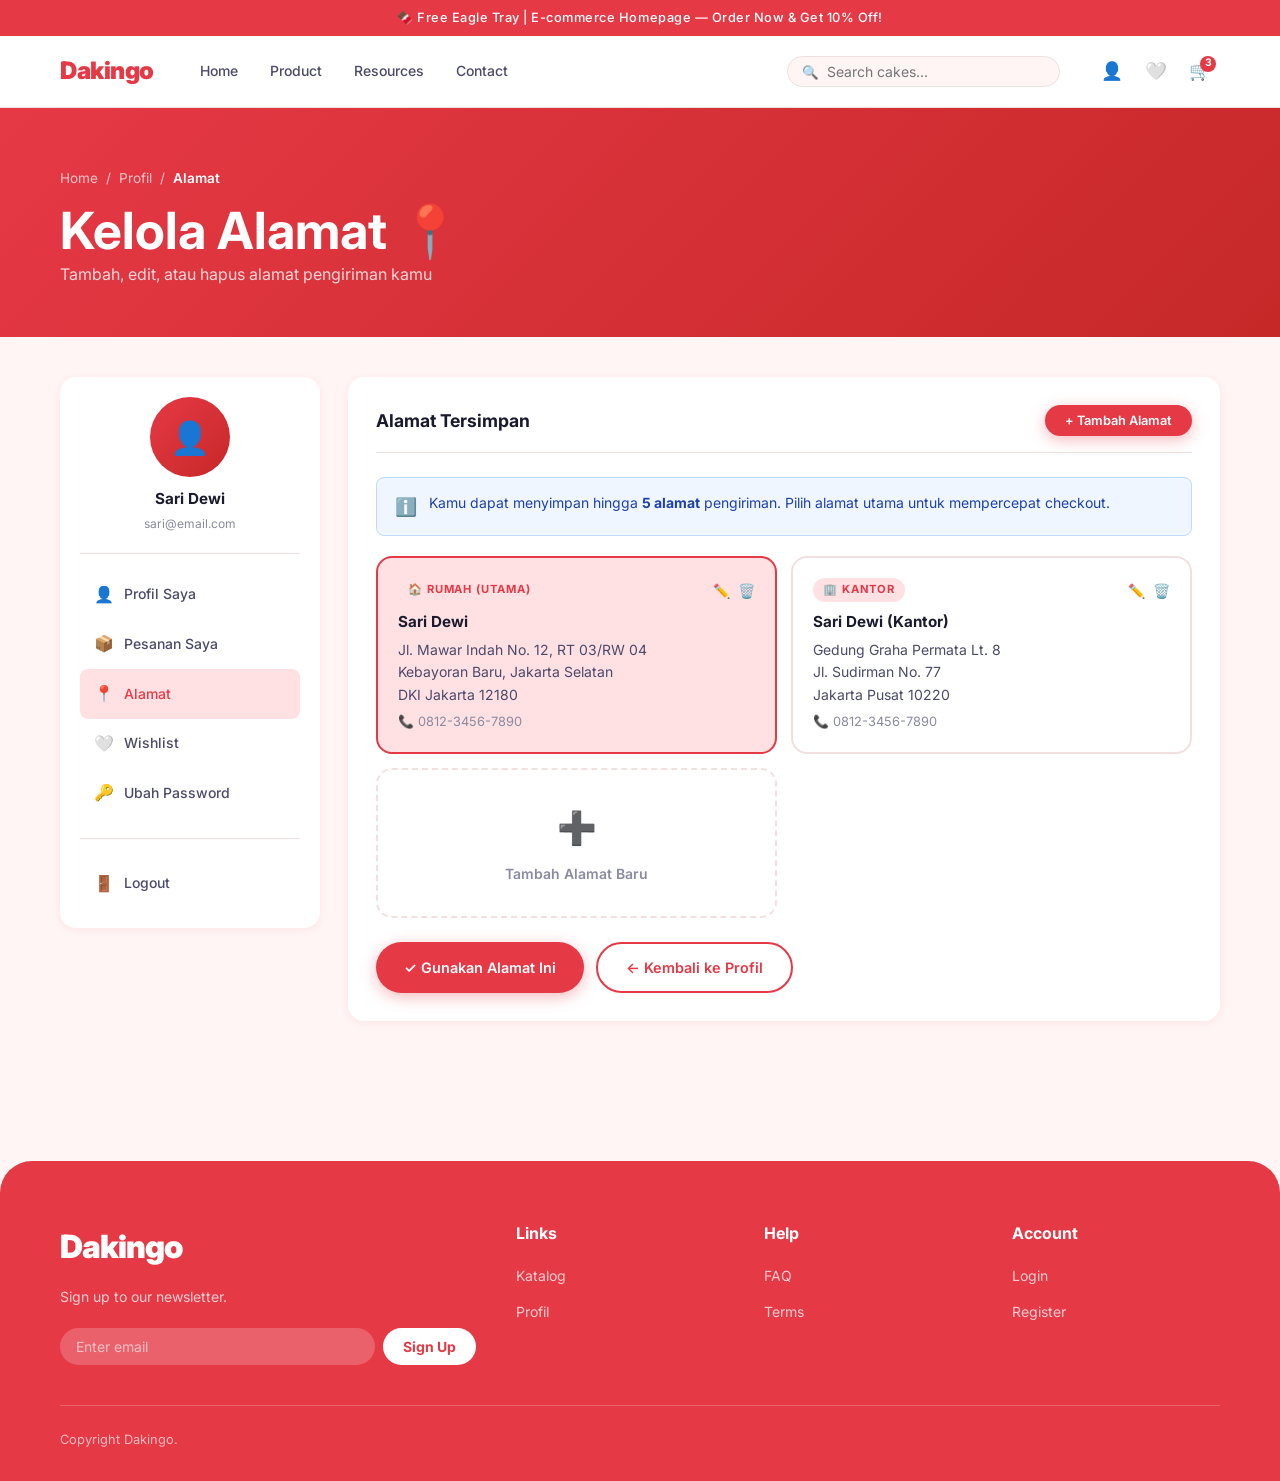
<file: ganti-alamat.html>
<!DOCTYPE html>
<html lang="id">

<head>
    <meta charset="UTF-8">
    <meta name="viewport" content="width=device-width, initial-scale=1.0">
    <meta name="description" content="Kelola dan ubah alamat pengiriman akun Dakingo kamu.">
    <title>Ganti Alamat — Dakingo</title>
    <link rel="stylesheet" href="assets/css/style.css">
    <link rel="stylesheet" href="assets/css/components.css">
    <style>
        body {
            padding-top: calc(var(--nav-height) + var(--announcement-height));
        }

        .address-section {
            padding: 40px 0 80px;
        }

        .address-layout {
            display: grid;
            grid-template-columns: 1fr;
            gap: 28px;
            align-items: start;
        }

        @media (min-width: 1024px) {
            .address-layout {
                grid-template-columns: 260px 1fr;
            }
        }

        .avatar-wrap {
            text-align: center;
            padding-bottom: 20px;
            border-bottom: 1px solid var(--border);
            margin-bottom: 16px;
        }

        .avatar-ring {
            width: 80px;
            height: 80px;
            border-radius: 50%;
            background: linear-gradient(135deg, var(--primary), var(--primary-dark));
            display: flex;
            align-items: center;
            justify-content: center;
            font-size: 2rem;
            margin: 0 auto 10px;
        }

        .avatar-name {
            font-size: 0.95rem;
            font-weight: 700;
            margin-bottom: 2px;
        }

        .avatar-email {
            font-size: 0.75rem;
            color: var(--text-light);
        }

        .content-card {
            background: #fff;
            border-radius: var(--radius-md);
            padding: 28px;
            box-shadow: var(--shadow-sm);
        }

        .content-card-header {
            display: flex;
            align-items: center;
            justify-content: space-between;
            margin-bottom: 24px;
            padding-bottom: 16px;
            border-bottom: 1px solid var(--border);
        }

        .content-card-title {
            font-size: 1.1rem;
            font-weight: 700;
        }

        .addresses-grid {
            display: grid;
            grid-template-columns: 1fr;
            gap: 14px;
            margin-bottom: 24px;
        }

        @media (min-width: 640px) {
            .addresses-grid {
                grid-template-columns: 1fr 1fr;
            }
        }

        /* Add Address Form Overlay */
        .form-overlay {
            position: fixed;
            inset: 0;
            background: rgba(0, 0, 0, 0.5);
            z-index: 200;
            display: flex;
            align-items: center;
            justify-content: center;
            padding: 20px;
            opacity: 0;
            pointer-events: none;
            transition: opacity 0.3s;
        }

        .form-overlay.open {
            opacity: 1;
            pointer-events: all;
        }

        .form-modal {
            background: #fff;
            border-radius: var(--radius-xl);
            padding: 32px;
            width: 100%;
            max-width: 560px;
            max-height: 90vh;
            overflow-y: auto;
            transform: scale(0.95);
            transition: transform 0.3s;
        }

        .form-overlay.open .form-modal {
            transform: scale(1);
        }

        .modal-header {
            display: flex;
            align-items: center;
            justify-content: space-between;
            margin-bottom: 24px;
        }

        .modal-close {
            width: 36px;
            height: 36px;
            border-radius: 50%;
            border: 1.5px solid var(--border);
            background: none;
            cursor: pointer;
            font-size: 1.1rem;
            display: flex;
            align-items: center;
            justify-content: center;
            transition: var(--transition);
        }

        .modal-close:hover {
            background: var(--accent-light);
            color: var(--primary);
        }

        .form-row-2 {
            display: grid;
            grid-template-columns: 1fr 1fr;
            gap: 14px;
        }

        .region-select {
            padding: 12px 16px;
            border: 1.5px solid var(--border);
            border-radius: var(--radius-sm);
            font-size: 0.9rem;
            width: 100%;
            color: var(--text-dark);
            background: #fff;
        }

        .region-select:focus {
            border-color: var(--primary);
            outline: none;
        }
    </style>
</head>

<body>

    <div class="announcement-bar">🍫 Free Eagle Tray | E-commerce Homepage — Order Now & Get 10% Off!</div>
    <nav class="navbar">
        <div class="container">
            <div class="nav-inner">
                <button class="hamburger" id="hamburger"><span></span><span></span><span></span></button>
                <a href="index.html" class="nav-logo">Dakingo</a>
                <nav class="nav-links">
                    <a href="index.html" class="nav-link">Home</a>
                    <div class="nav-dropdown">
                        <a href="catalog.html" class="nav-link">Product</a>
                        <div class="dropdown-menu">
                            <a href="catalog.html" class="dropdown-item">🍰 All Products</a>
                            <a href="catalog.html?cat=classic" class="dropdown-item">🎂 Classic Cakes</a>
                            <a href="catalog.html?cat=gourmet" class="dropdown-item">✨ Gourmet</a>
                            <a href="catalog.html?cat=designer" class="dropdown-item">🎨 Designer</a>
                            <a href="catalog.html?cat=desserts" class="dropdown-item">🍮 Desserts</a>
                        </div>
                    </div>
                    <div class="nav-dropdown">
                        <a href="#" class="nav-link">Resources</a>
                        <div class="dropdown-menu">
                            <a href="#" class="dropdown-item">📖 Blog</a>
                            <a href="#" class="dropdown-item">📸 Gallery</a>
                        </div>
                    </div>
                    <div class="nav-dropdown">
                        <a href="contact.html" class="nav-link">Contact</a>
                        <div class="dropdown-menu">
                            <a href="contact.html" class="dropdown-item">📞 Contact Us</a>
                            <a href="#" class="dropdown-item">❓ FAQ</a>
                        </div>
                    </div>
                </nav>
                <div class="nav-spacer"></div>
                <div class="nav-search">
                    <button>🔍</button>
                    <input type="text" placeholder="Search cakes...">
                </div>
                <div class="nav-icons">
                    <a href="profile.html" class="nav-icon-btn" title="Profile" style="color:var(--primary)">👤</a>
                    <a href="#" class="nav-icon-btn" title="Wishlist">🤍</a>
                    <a href="checkout.html" class="nav-icon-btn" title="Cart">🛒<span class="nav-badge">3</span></a>
                </div>
            </div>
        </div>
    </nav>
    <div class="overlay" id="overlay"></div>
    <div class="mobile-nav" id="mobileNav">
        <div class="mobile-nav-header"><span class="mobile-nav-logo">Dakingo</span><button class="mobile-nav-close"
                id="navClose">✕</button></div>
        <div class="mobile-nav-links">
            <a href="index.html" class="mobile-nav-link"><span class="icon">🏠</span>Home</a>
            <a href="catalog.html" class="mobile-nav-link"><span class="icon">🛍️</span>Catalog</a>
            <a href="contact.html" class="mobile-nav-link"><span class="icon">📞</span>Contact</a>
            <a href="profile.html" class="mobile-nav-link"><span class="icon">👤</span>Profile</a>
            <a href="ganti-alamat.html" class="mobile-nav-link active"><span class="icon">📍</span>Alamat</a>
            <a href="checkout.html" class="mobile-nav-link"><span class="icon">🛒</span>Cart (3)</a>
            <a href="login.html" class="mobile-nav-link"><span class="icon">🔑</span>Login</a>
            <a href="register.html" class="mobile-nav-link"><span class="icon">✏️</span>Register</a>
        </div>
    </div>

    <div class="page-header">
        <div class="container">
            <nav class="breadcrumb"><a href="index.html">Home</a> / <a href="profile.html">Profil</a> /
                <span>Alamat</span>
            </nav>
            <h1>Kelola Alamat 📍</h1>
            <p>Tambah, edit, atau hapus alamat pengiriman kamu</p>
        </div>
    </div>

    <section class="address-section">
        <div class="container">
            <div class="address-layout">
                <!-- Sidebar -->
                <aside class="sidebar">
                    <div class="avatar-wrap">
                        <div class="avatar-ring">👤</div>
                        <div class="avatar-name">Sari Dewi</div>
                        <div class="avatar-email">sari@email.com</div>
                    </div>
                    <nav class="sidebar-nav">
                        <a href="profile.html" class="sidebar-link"><span class="icon">👤</span>Profil Saya</a>
                        <a href="pesanan.html" class="sidebar-link"><span class="icon">📦</span>Pesanan Saya</a>
                        <a href="ganti-alamat.html" class="sidebar-link active"><span class="icon">📍</span>Alamat</a>
                        <a href="wishlist.html" class="sidebar-link"><span class="icon">🤍</span>Wishlist</a>
                        <a href="ubah-password.html" class="sidebar-link"><span class="icon">🔑</span>Ubah Password</a>
                        <div class="divider"></div>
                        <a href="login.html" class="sidebar-link danger"><span class="icon">🚪</span>Logout</a>
                    </nav>
                </aside>

                <!-- Main -->
                <div>
                    <div class="content-card">
                        <div class="content-card-header">
                            <h2 class="content-card-title">Alamat Tersimpan</h2>
                            <button class="btn btn-primary btn-sm" onclick="openModal()">+ Tambah Alamat</button>
                        </div>

                        <div class="info-box info" style="margin-bottom:20px">
                            <span class="info-box-icon">ℹ️</span>
                            <span>Kamu dapat menyimpan hingga <strong>5 alamat</strong> pengiriman. Pilih alamat utama
                                untuk mempercepat checkout.</span>
                        </div>

                        <div class="addresses-grid" id="addressList">
                            <!-- Address 1 (selected/primary) -->
                            <div class="address-card selected" id="addr1" onclick="selectAddr('addr1')">
                                <div class="address-card-header">
                                    <span class="address-card-label">🏠 Rumah (Utama)</span>
                                    <div class="address-card-actions">
                                        <button class="address-action-btn edit" onclick="editAddr(event, 'addr1')"
                                            title="Edit">✏️</button>
                                        <button class="address-action-btn delete" onclick="deleteAddr(event, 'addr1')"
                                            title="Hapus">🗑️</button>
                                    </div>
                                </div>
                                <div class="address-name">Sari Dewi</div>
                                <div class="address-text">Jl. Mawar Indah No. 12, RT 03/RW 04<br>Kebayoran Baru, Jakarta
                                    Selatan<br>DKI Jakarta 12180</div>
                                <div class="address-phone">📞 0812-3456-7890</div>
                            </div>

                            <!-- Address 2 -->
                            <div class="address-card" id="addr2" onclick="selectAddr('addr2')">
                                <div class="address-card-header">
                                    <span class="address-card-label">🏢 Kantor</span>
                                    <div class="address-card-actions">
                                        <button class="address-action-btn edit" onclick="editAddr(event, 'addr2')"
                                            title="Edit">✏️</button>
                                        <button class="address-action-btn delete" onclick="deleteAddr(event, 'addr2')"
                                            title="Hapus">🗑️</button>
                                    </div>
                                </div>
                                <div class="address-name">Sari Dewi (Kantor)</div>
                                <div class="address-text">Gedung Graha Permata Lt. 8<br>Jl. Sudirman No. 77<br>Jakarta
                                    Pusat 10220</div>
                                <div class="address-phone">📞 0812-3456-7890</div>
                            </div>

                            <!-- Add New Placeholder -->
                            <div class="address-card"
                                style="border-style:dashed;display:flex;align-items:center;justify-content:center;flex-direction:column;gap:10px;min-height:150px;cursor:pointer"
                                onclick="openModal()">
                                <span style="font-size:2rem;color:var(--text-light)">➕</span>
                                <span style="font-size:0.875rem;color:var(--text-light);font-weight:600">Tambah Alamat
                                    Baru</span>
                            </div>
                        </div>

                        <div style="display:flex;gap:12px;flex-wrap:wrap">
                            <a href="checkout.html" class="btn btn-primary">✓ Gunakan Alamat Ini</a>
                            <a href="profile.html" class="btn btn-outline">← Kembali ke Profil</a>
                        </div>
                    </div>
                </div>
            </div>
        </div>
    </section>

    <!-- Add/Edit Address Modal -->
    <div class="form-overlay" id="formOverlay">
        <div class="form-modal">
            <div class="modal-header">
                <h3 id="modalTitle">Tambah Alamat Baru</h3>
                <button class="modal-close" onclick="closeModal()">✕</button>
            </div>
            <form onsubmit="saveAddress(event)">
                <div class="form-group">
                    <label class="form-label">Label Alamat</label>
                    <select class="region-select">
                        <option>🏠 Rumah</option>
                        <option>🏢 Kantor</option>
                        <option>📦 Lainnya</option>
                    </select>
                </div>
                <div class="form-row-2">
                    <div class="form-group">
                        <label class="form-label">Nama Penerima</label>
                        <input class="form-input" type="text" placeholder="Nama lengkap" required id="aname">
                    </div>
                    <div class="form-group">
                        <label class="form-label">Nomor HP</label>
                        <input class="form-input" type="tel" placeholder="08xxx" required id="aphone">
                    </div>
                </div>
                <div class="form-group" style="margin-top:16px">
                    <label class="form-label">Alamat Lengkap</label>
                    <textarea class="form-input" placeholder="Jl. ..., RT/RW, Kelurahan" rows="2" required
                        id="astreet"></textarea>
                </div>
                <div class="form-row-2">
                    <div class="form-group">
                        <label class="form-label">Provinsi</label>
                        <select class="region-select" id="aprovince">
                            <option>DKI Jakarta</option>
                            <option>Jawa Barat</option>
                            <option>Jawa Tengah</option>
                            <option>Jawa Timur</option>
                            <option>Banten</option>
                            <option>Bali</option>
                        </select>
                    </div>
                    <div class="form-group">
                        <label class="form-label">Kota / Kabupaten</label>
                        <input class="form-input" type="text" placeholder="Kota/Kab." id="acity">
                    </div>
                </div>
                <div class="form-row-2">
                    <div class="form-group">
                        <label class="form-label">Kecamatan</label>
                        <input class="form-input" type="text" placeholder="Kecamatan" id="adistrict">
                    </div>
                    <div class="form-group">
                        <label class="form-label">Kode Pos</label>
                        <input class="form-input" type="text" placeholder="12345" maxlength="5" id="azip">
                    </div>
                </div>
                <label class="custom-check" style="margin:16px 0">
                    <input type="checkbox" id="setPrimary">
                    <span style="font-size:0.875rem;color:var(--text-medium)">Jadikan sebagai alamat utama</span>
                </label>
                <div style="display:flex;gap:12px">
                    <button type="submit" class="btn btn-primary" style="flex:1">💾 Simpan Alamat</button>
                    <button type="button" class="btn btn-outline" onclick="closeModal()">Batal</button>
                </div>
            </form>
        </div>
    </div>

    <!-- Mobile Bottom Nav -->
    <nav class="mobile-bottom-nav">
        <div class="mbn-items">
            <div class="mbn-group">
                <a href="index.html" class="mbn-item">
                    <span class="mbn-icon">🏠</span>
                    <span class="mbn-label">Home</span>
                </a>
                <a href="catalog.html" class="mbn-item">
                    <span class="mbn-icon">🛍️</span>
                    <span class="mbn-label">Katalog</span>
                </a>
            </div>
            <div class="mbn-fab-space"></div>
            <div class="mbn-group">
                <a href="pesanan.html" class="mbn-item">
                    <span class="mbn-icon">📦</span>
                    <span class="mbn-label">Pesanan</span>
                </a>
                <a href="profile.html" class="mbn-item active">
                    <span class="mbn-icon">👤</span>
                    <span class="mbn-label">Profil</span>
                </a>
            </div>
        </div>
        <a href="checkout.html" class="mbn-fab">
            🛒<span class="mbn-badge">3</span>
        </a>
    </nav>

    <footer class="footer">
        <div class="container">
            <div class="footer-grid">
                <div class="footer-brand">
                    <div class="logo">Dakingo</div>
                    <p>Sign up to our newsletter.</p>
                    <form class="newsletter-form" onsubmit="return false"><input type="email"
                            placeholder="Enter email"><button>Sign Up</button></form>
                </div>
                <div>
                    <p class="footer-heading">Links</p>
                    <ul class="footer-links">
                        <li><a href="catalog.html">Katalog</a></li>
                        <li><a href="profile.html">Profil</a></li>
                    </ul>
                </div>
                <div>
                    <p class="footer-heading">Help</p>
                    <ul class="footer-links">
                        <li><a href="#">FAQ</a></li>
                        <li><a href="#">Terms</a></li>
                    </ul>
                </div>
                <div>
                    <p class="footer-heading">Account</p>
                    <ul class="footer-links">
                        <li><a href="login.html">Login</a></li>
                        <li><a href="register.html">Register</a></li>
                    </ul>
                </div>
            </div>
            <div class="footer-bottom">
                <p>Copyright Dakingo.</p>
            </div>
        </div>
    </footer>
    <div class="toast" id="toast"></div>
    <button class="back-top" id="backTop">↑</button>

    <script>
        const hamburger = document.getElementById('hamburger'); const mobileNav = document.getElementById('mobileNav'); const overlay = document.getElementById('overlay'); const navClose = document.getElementById('navClose');
        hamburger.addEventListener('click', () => { mobileNav.classList.toggle('open'); overlay.classList.toggle('active'); hamburger.classList.toggle('open'); });
        navClose.addEventListener('click', () => { mobileNav.classList.remove('open'); overlay.classList.remove('active'); hamburger.classList.remove('open'); });
        overlay.addEventListener('click', () => { mobileNav.classList.remove('open'); overlay.classList.remove('active'); hamburger.classList.remove('open'); });

        function openModal(title) { document.getElementById('modalTitle').textContent = title || 'Tambah Alamat Baru'; document.getElementById('formOverlay').classList.add('open'); document.body.style.overflow = 'hidden'; }
        function closeModal() { document.getElementById('formOverlay').classList.remove('open'); document.body.style.overflow = ''; }
        function selectAddr(id) { document.querySelectorAll('.address-card').forEach(c => { if (c.id) c.classList.remove('selected'); }); const el = document.getElementById(id); if (el) el.classList.add('selected'); showToast('📍 Alamat utama diperbarui!'); }
        function editAddr(e, id) { e.stopPropagation(); openModal('Edit Alamat'); }
        function deleteAddr(e, id) { e.stopPropagation(); if (confirm('Hapus alamat ini?')) { const el = document.getElementById(id); if (el) el.remove(); showToast('🗑️ Alamat dihapus!'); } }
        function saveAddress(e) { e.preventDefault(); closeModal(); showToast('✅ Alamat berhasil disimpan!'); e.target.reset(); }
        function showToast(msg) { const t = document.getElementById('toast'); t.textContent = msg; t.className = 'toast show toast-success'; setTimeout(() => t.className = 'toast', 2500); }
        const bt = document.getElementById('backTop'); window.addEventListener('scroll', () => bt.classList.toggle('show', window.scrollY > 300)); bt.addEventListener('click', () => window.scrollTo({ top: 0, behavior: 'smooth' }));
    </script>
</body>

</html>
</file>
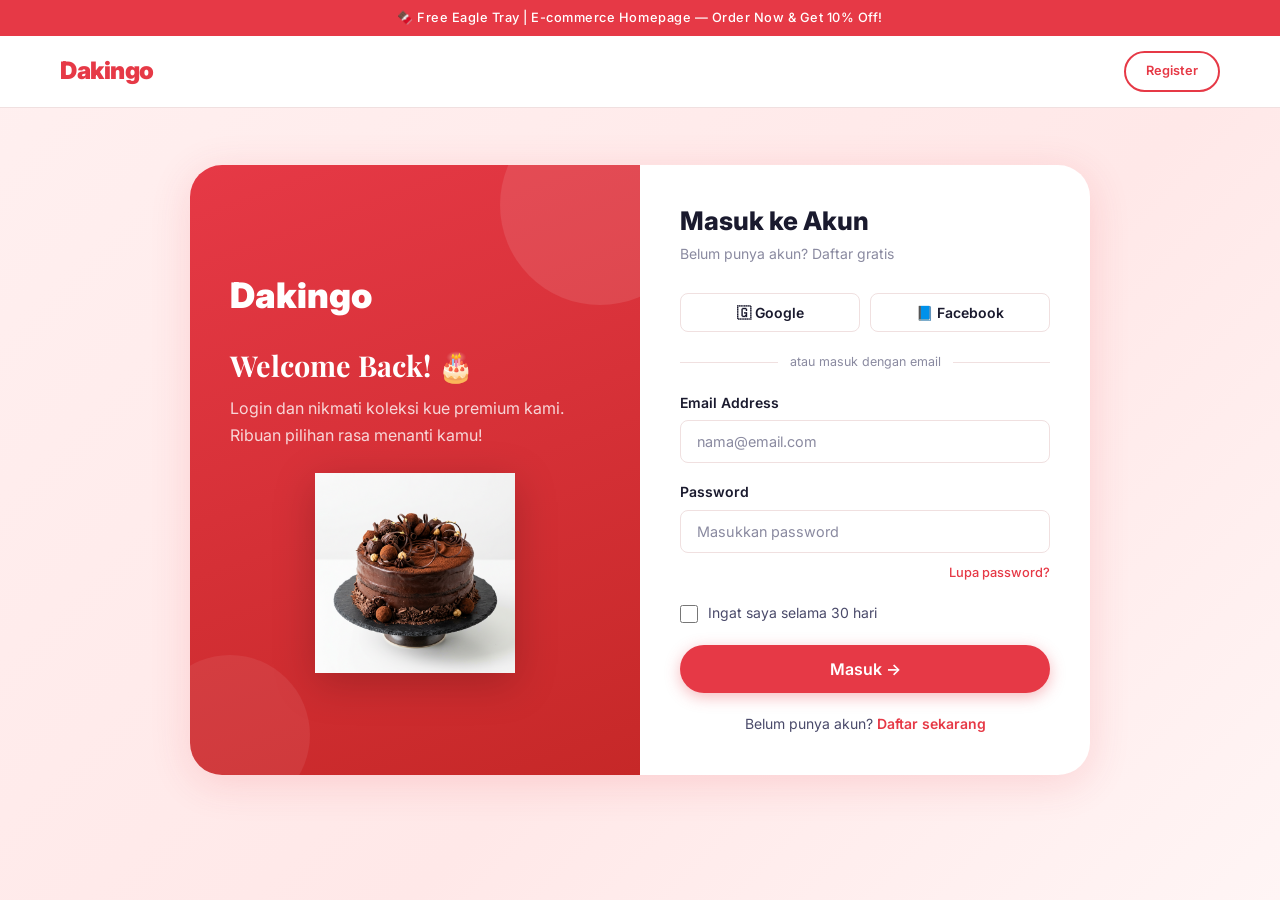
<file: login.html>
<!DOCTYPE html>
<html lang="id">

<head>
    <meta charset="UTF-8">
    <meta name="viewport" content="width=device-width, initial-scale=1.0">
    <meta name="description" content="Login ke akun Dakingo kamu dan nikmati berbagai promo eksklusif.">
    <title>Login — Dakingo</title>
    <link rel="stylesheet" href="assets/css/style.css">
    <link rel="stylesheet" href="assets/css/components.css">
    <style>
        body {
            min-height: 100vh;
            display: flex;
            flex-direction: column;
            background: linear-gradient(135deg, #fff0f0 0%, #ffe8e8 60%, #fff5f5 100%);
            padding: 0;
        }

        .auth-wrapper {
            flex: 1;
            display: flex;
            align-items: center;
            justify-content: center;
            padding: 100px 20px 60px;
        }

        .auth-box {
            background: #fff;
            border-radius: var(--radius-xl);
            box-shadow: var(--shadow-lg);
            overflow: hidden;
            width: 100%;
            max-width: 900px;
            display: grid;
            grid-template-columns: 1fr;
        }

        @media (min-width: 768px) {
            .auth-box {
                grid-template-columns: 1fr 1fr;
            }
        }

        .auth-side {
            background: linear-gradient(160deg, var(--primary) 0%, var(--primary-dark) 100%);
            padding: 50px 40px;
            display: flex;
            flex-direction: column;
            justify-content: center;
            position: relative;
            overflow: hidden;
        }

        .auth-side::before {
            content: '';
            position: absolute;
            top: -60px;
            right: -60px;
            width: 200px;
            height: 200px;
            background: rgba(255, 255, 255, 0.1);
            border-radius: 50%;
        }

        .auth-side::after {
            content: '';
            position: absolute;
            bottom: -40px;
            left: -40px;
            width: 160px;
            height: 160px;
            background: rgba(255, 255, 255, 0.07);
            border-radius: 50%;
        }

        .auth-side-logo {
            font-size: 2.2rem;
            font-weight: 900;
            color: #fff;
            margin-bottom: 24px;
        }

        .auth-side h2 {
            color: #fff;
            font-family: var(--font-heading);
            font-size: 1.8rem;
            margin-bottom: 12px;
        }

        .auth-side p {
            color: rgba(255, 255, 255, 0.8);
            line-height: 1.7;
            margin-bottom: 24px;
        }

        .auth-side-img {
            width: 200px;
            margin: 0 auto;
            filter: drop-shadow(0 10px 20px rgba(0, 0, 0, 0.2));
            animation: float 4s ease-in-out infinite;
        }

        @keyframes float {

            0%,
            100% {
                transform: translateY(0)
            }

            50% {
                transform: translateY(-10px)
            }
        }

        .auth-form-wrap {
            padding: 40px;
            display: flex;
            flex-direction: column;
            justify-content: center;
        }

        .auth-title {
            font-size: 1.6rem;
            font-weight: 800;
            margin-bottom: 6px;
        }

        .auth-subtitle {
            color: var(--text-light);
            font-size: 0.875rem;
            margin-bottom: 28px;
        }

        .social-login {
            display: grid;
            grid-template-columns: 1fr 1fr;
            gap: 10px;
            margin-bottom: 20px;
        }

        .social-btn {
            display: flex;
            align-items: center;
            justify-content: center;
            gap: 8px;
            padding: 10px;
            border: 1.5px solid var(--border);
            border-radius: var(--radius-sm);
            font-size: 0.875rem;
            font-weight: 600;
            cursor: pointer;
            background: #fff;
            transition: var(--transition);
            color: var(--text-dark);
        }

        .social-btn:hover {
            border-color: var(--primary);
            background: var(--accent-light);
        }

        .divider-or {
            display: flex;
            align-items: center;
            gap: 12px;
            margin-bottom: 20px;
        }

        .divider-or span {
            font-size: 0.78rem;
            color: var(--text-light);
            white-space: nowrap;
        }

        .divider-or::before,
        .divider-or::after {
            content: '';
            flex: 1;
            height: 1px;
            background: var(--border);
        }

        .form-row {
            display: grid;
            grid-template-columns: 1fr;
            gap: 0;
        }

        .form-forgot {
            text-align: right;
            margin-top: -12px;
            margin-bottom: 18px;
        }

        .form-forgot a {
            font-size: 0.8rem;
            color: var(--primary);
            font-weight: 500;
        }

        .auth-footer-text {
            text-align: center;
            margin-top: 20px;
            font-size: 0.875rem;
            color: var(--text-medium);
        }

        .auth-footer-text a {
            color: var(--primary);
            font-weight: 600;
        }
    </style>
</head>

<body>

    <div class="announcement-bar">🍫 Free Eagle Tray | E-commerce Homepage — Order Now & Get 10% Off!</div>
    <nav class="navbar">
        <div class="container">
            <div class="nav-inner">
                <a href="index.html" class="nav-logo">Dakingo</a>
                <div class="nav-spacer"></div>
                <div class="nav-icons">
                    <a href="register.html" class="btn btn-outline btn-sm">Register</a>
                </div>
            </div>
        </div>
    </nav>

    <div class="auth-wrapper">
        <div class="auth-box">
            <!-- Side Panel -->
            <div class="auth-side">
                <div class="auth-side-logo">Dakingo</div>
                <h2>Welcome Back! 🎂</h2>
                <p>Login dan nikmati koleksi kue premium kami. Ribuan pilihan rasa menanti kamu!</p>
                <img src="assets/img/cake_truffle.png" alt="Cake" class="auth-side-img">
            </div>
            <!-- Form -->
            <div class="auth-form-wrap">
                <h1 class="auth-title">Masuk ke Akun</h1>
                <p class="auth-subtitle">Belum punya akun? <a href="register.html">Daftar gratis</a></p>

                <div class="social-login">
                    <button class="social-btn">🇬 Google</button>
                    <button class="social-btn">📘 Facebook</button>
                </div>

                <div class="divider-or"><span>atau masuk dengan email</span></div>

                <form onsubmit="handleLogin(event)">
                    <div class="form-group">
                        <label class="form-label" for="email">Email Address</label>
                        <input class="form-input" type="email" id="email" placeholder="nama@email.com" required>
                    </div>
                    <div class="form-group">
                        <label class="form-label" for="password">Password</label>
                        <input class="form-input" type="password" id="password" placeholder="Masukkan password"
                            required>
                    </div>
                    <div class="form-forgot">
                        <a href="#">Lupa password?</a>
                    </div>
                    <label class="custom-check" style="margin-bottom:20px">
                        <input type="checkbox" id="remember">
                        <span style="font-size:0.875rem;color:var(--text-medium)">Ingat saya selama 30 hari</span>
                    </label>
                    <button type="submit" class="btn btn-primary btn-block btn-lg">Masuk →</button>
                </form>

                <p class="auth-footer-text">Belum punya akun? <a href="register.html">Daftar sekarang</a></p>
            </div>
        </div>
    </div>

    <div class="toast" id="toast"></div>

    <script>
        function handleLogin(e) {
            e.preventDefault();
            const toast = document.getElementById('toast');
            toast.textContent = '✅ Login berhasil! Mengarahkan...';
            toast.classList.add('show', 'toast-success');
            setTimeout(() => { window.location.href = 'index.html'; }, 1500);
        }
    </script>
</body>

</html>
</file>
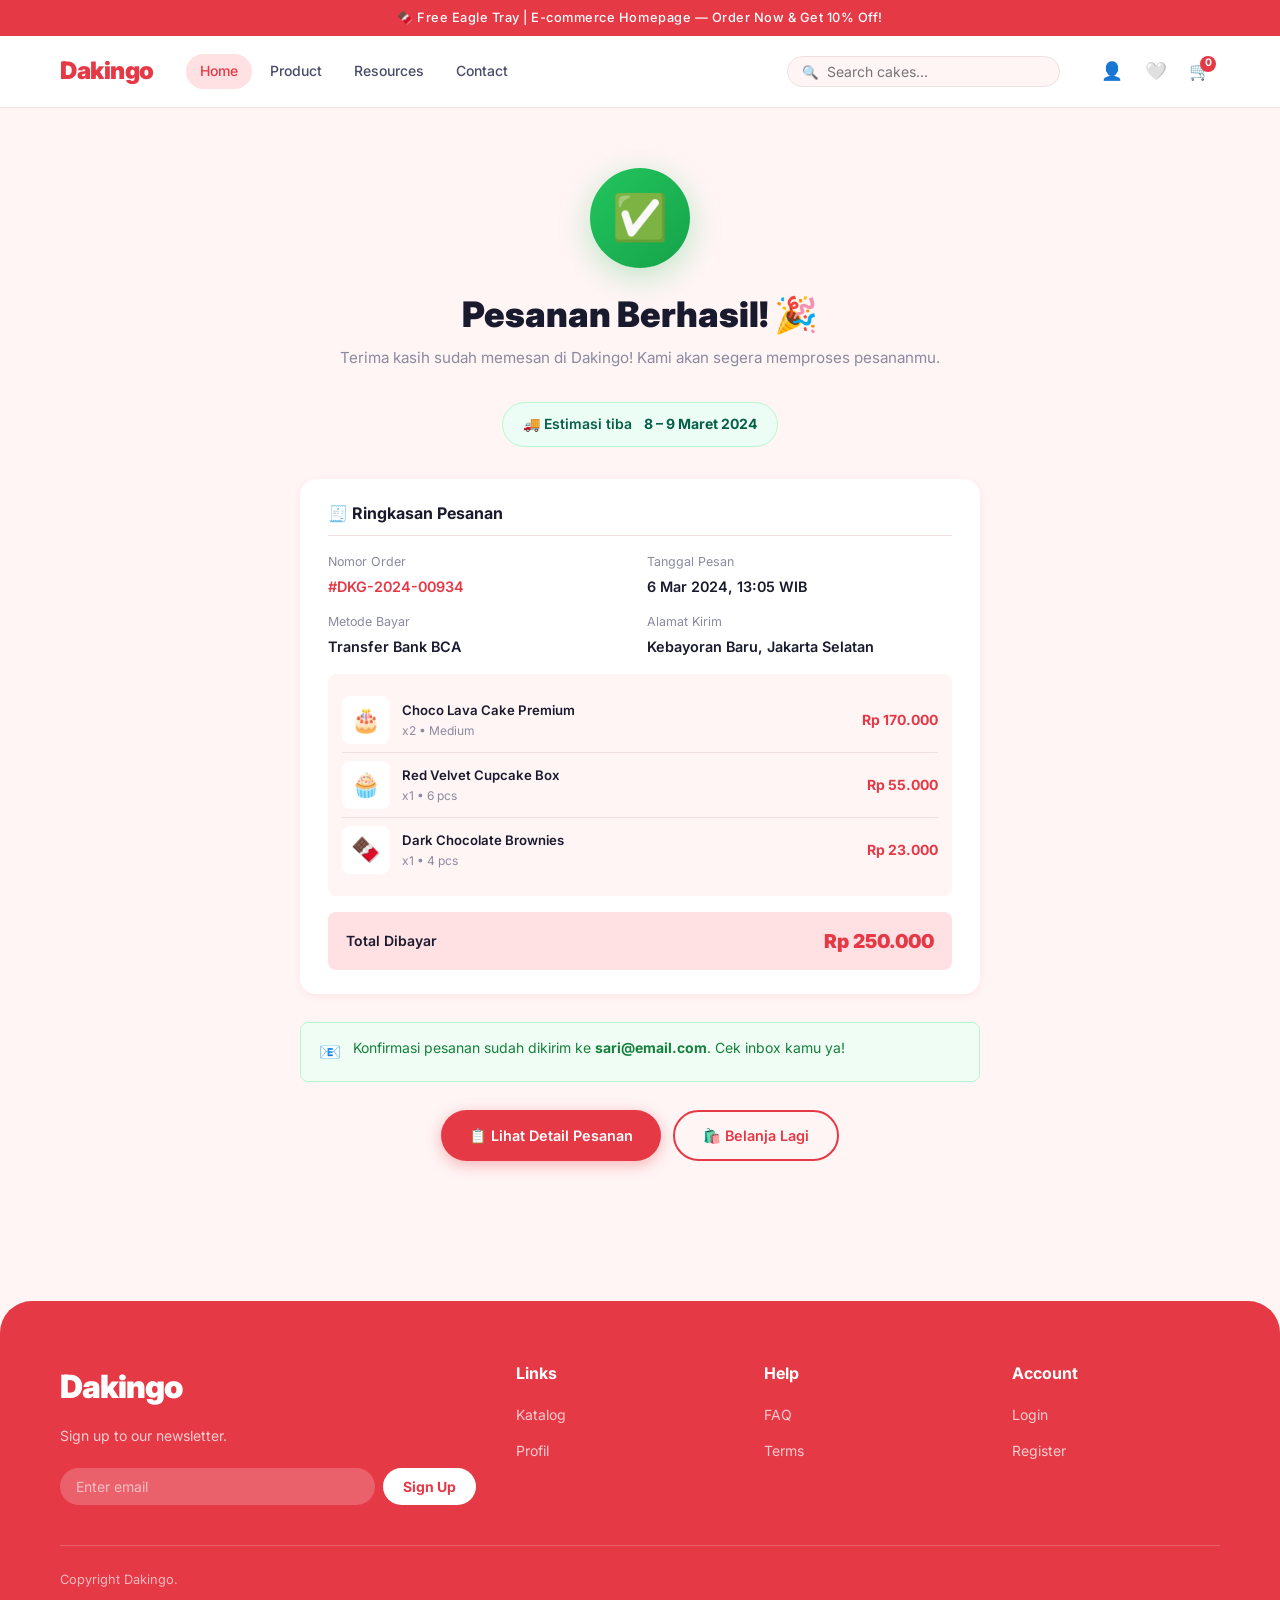
<file: order-success.html>
<!DOCTYPE html>
<html lang="id">

<head>
    <meta charset="UTF-8">
    <meta name="viewport" content="width=device-width, initial-scale=1.0">
    <meta name="description" content="Pesanan berhasil! Terima kasih sudah belanja di Dakingo.">
    <title>Pesanan Berhasil — Dakingo</title>
    <link rel="stylesheet" href="assets/css/style.css">
    <link rel="stylesheet" href="assets/css/components.css">
    <style>
        body {
            padding-top: calc(var(--nav-height) + var(--announcement-height));
            min-height: 100vh;
        }

        .success-section {
            padding: 60px 0 80px;
        }

        /* Celebration */
        .confetti-wrap {
            position: fixed;
            top: 0;
            left: 0;
            right: 0;
            pointer-events: none;
            z-index: 999;
            overflow: hidden;
            height: 100vh;
        }

        .confetti-piece {
            position: absolute;
            top: -20px;
            width: 10px;
            height: 10px;
            border-radius: 2px;
            animation: confettiFall linear forwards;
        }

        @keyframes confettiFall {
            to {
                transform: translateY(110vh) rotate(720deg);
                opacity: 0;
            }
        }

        /* Success Card */
        .success-card {
            max-width: 680px;
            margin: 0 auto;
            text-align: center;
        }

        .success-icon-wrap {
            width: 100px;
            height: 100px;
            border-radius: 50%;
            background: linear-gradient(135deg, #22C55E, #16A34A);
            display: flex;
            align-items: center;
            justify-content: center;
            font-size: 2.8rem;
            margin: 0 auto 24px;
            box-shadow: 0 8px 32px rgba(34, 197, 94, 0.3);
            animation: bounceIn 0.6s cubic-bezier(0.36, 0.07, 0.19, 0.97);
        }

        @keyframes bounceIn {
            0% {
                transform: scale(0);
                opacity: 0;
            }

            60% {
                transform: scale(1.15);
                opacity: 1;
            }

            100% {
                transform: scale(1);
            }
        }

        .success-title {
            font-size: clamp(1.6rem, 4vw, 2.2rem);
            font-weight: 900;
            color: var(--text-dark);
            margin-bottom: 10px;
        }

        .success-subtitle {
            font-size: 0.95rem;
            color: var(--text-light);
            margin-bottom: 32px;
        }

        /* Order Summary Box */
        .order-summary-box {
            background: #fff;
            border-radius: var(--radius-md);
            box-shadow: var(--shadow-sm);
            padding: 24px 28px;
            margin-bottom: 28px;
            text-align: left;
        }

        .order-summary-box h3 {
            font-size: 1rem;
            font-weight: 700;
            margin-bottom: 16px;
            padding-bottom: 12px;
            border-bottom: 1px solid var(--border);
        }

        .summary-grid {
            display: grid;
            grid-template-columns: 1fr 1fr;
            gap: 14px;
        }

        @media (max-width: 480px) {
            .summary-grid {
                grid-template-columns: 1fr;
            }
        }

        .summary-item-label {
            font-size: 0.78rem;
            color: var(--text-light);
            margin-bottom: 3px;
        }

        .summary-item-val {
            font-size: 0.9rem;
            font-weight: 600;
            color: var(--text-dark);
        }

        /* Items in order */
        .ordered-items {
            background: var(--bg);
            border-radius: var(--radius-sm);
            padding: 14px;
            margin-top: 16px;
        }

        .ordered-item-row {
            display: flex;
            align-items: center;
            gap: 12px;
            padding: 8px 0;
            border-bottom: 1px solid var(--border);
        }

        .ordered-item-row:last-child {
            border-bottom: none;
        }

        .ordered-item-thumb {
            width: 48px;
            height: 48px;
            border-radius: var(--radius-sm);
            background: #fff;
            display: flex;
            align-items: center;
            justify-content: center;
            font-size: 1.5rem;
            flex-shrink: 0;
        }

        .ordered-item-name {
            font-size: 0.825rem;
            font-weight: 600;
            flex: 1;
        }

        .ordered-item-qty {
            font-size: 0.75rem;
            color: var(--text-light);
        }

        .ordered-item-price {
            font-size: 0.875rem;
            font-weight: 700;
            color: var(--primary);
        }

        /* Total highlight */
        .total-highlight {
            display: flex;
            align-items: center;
            justify-content: space-between;
            background: var(--accent-light);
            border-radius: var(--radius-sm);
            padding: 14px 18px;
            margin-top: 16px;
        }

        .total-highlight-label {
            font-size: 0.875rem;
            font-weight: 600;
            color: var(--text-dark);
        }

        .total-highlight-val {
            font-size: 1.2rem;
            font-weight: 900;
            color: var(--primary);
        }

        /* Action buttons */
        .success-actions {
            display: flex;
            gap: 12px;
            justify-content: center;
            flex-wrap: wrap;
        }

        /* Estimated delivery */
        .delivery-badge {
            display: inline-flex;
            align-items: center;
            gap: 8px;
            background: #ECFDF5;
            border: 1px solid #BBF7D0;
            color: #065F46;
            padding: 10px 20px;
            border-radius: var(--radius-full);
            font-size: 0.875rem;
            font-weight: 600;
            margin-bottom: 32px;
        }
    </style>
</head>

<body>

    <!-- Confetti -->
    <div class="confetti-wrap" id="confetti"></div>

    <div class="announcement-bar">🍫 Free Eagle Tray | E-commerce Homepage — Order Now & Get 10% Off!</div>
    <nav class="navbar">
        <div class="container">
            <div class="nav-inner">
                <button class="hamburger" id="hamburger"><span></span><span></span><span></span></button>
                <a href="index.html" class="nav-logo">Dakingo</a>
                <nav class="nav-links">
                    <a href="index.html" class="nav-link active">Home</a>
                    <div class="nav-dropdown">
                        <a href="catalog.html" class="nav-link">Product</a>
                        <div class="dropdown-menu">
                            <a href="catalog.html" class="dropdown-item">🍰 All Products</a>
                            <a href="catalog.html?cat=classic" class="dropdown-item">🎂 Classic Cakes</a>
                            <a href="catalog.html?cat=gourmet" class="dropdown-item">✨ Gourmet</a>
                            <a href="catalog.html?cat=designer" class="dropdown-item">🎨 Designer</a>
                            <a href="catalog.html?cat=desserts" class="dropdown-item">🍮 Desserts</a>
                        </div>
                    </div>
                    <div class="nav-dropdown">
                        <a href="#" class="nav-link">Resources</a>
                        <div class="dropdown-menu">
                            <a href="#" class="dropdown-item">📖 Blog</a>
                            <a href="#" class="dropdown-item">📸 Gallery</a>
                        </div>
                    </div>
                    <div class="nav-dropdown">
                        <a href="contact.html" class="nav-link">Contact</a>
                        <div class="dropdown-menu">
                            <a href="contact.html" class="dropdown-item">📞 Contact Us</a>
                            <a href="#" class="dropdown-item">❓ FAQ</a>
                        </div>
                    </div>
                </nav>
                <div class="nav-spacer"></div>
                <div class="nav-search">
                    <button>🔍</button>
                    <input type="text" placeholder="Search cakes...">
                </div>
                <div class="nav-icons">
                    <a href="profile.html" class="nav-icon-btn" title="Profile" style="color:var(--primary)">👤</a>
                    <a href="#" class="nav-icon-btn" title="Wishlist">🤍</a>
                    <a href="checkout.html" class="nav-icon-btn" title="Cart">🛒<span class="nav-badge">0</span></a>
                </div>
            </div>
        </div>
    </nav>
    <div class="overlay" id="overlay"></div>
    <div class="mobile-nav" id="mobileNav">
        <div class="mobile-nav-header"><span class="mobile-nav-logo">Dakingo</span><button class="mobile-nav-close"
                id="navClose">✕</button></div>
        <div class="mobile-nav-links">
            <a href="index.html" class="mobile-nav-link active"><span class="icon">🏠</span>Home</a>
            <a href="catalog.html" class="mobile-nav-link"><span class="icon">🛍️</span>Catalog</a>
            <a href="contact.html" class="mobile-nav-link"><span class="icon">📞</span>Contact</a>
            <a href="profile.html" class="mobile-nav-link"><span class="icon">👤</span>Profile</a>
            <a href="pesanan.html" class="mobile-nav-link"><span class="icon">📦</span>Pesanan</a>
            <a href="checkout.html" class="mobile-nav-link"><span class="icon">🛒</span>Cart (0)</a>
            <a href="login.html" class="mobile-nav-link"><span class="icon">🔑</span>Login</a>
            <a href="register.html" class="mobile-nav-link"><span class="icon">✏️</span>Register</a>
        </div>
    </div>

    <section class="success-section">
        <div class="container">
            <div class="success-card">

                <div class="success-icon-wrap">✅</div>
                <h1 class="success-title">Pesanan Berhasil! 🎉</h1>
                <p class="success-subtitle">Terima kasih sudah memesan di Dakingo! Kami akan segera memproses pesananmu.
                </p>

                <div class="delivery-badge">
                    🚚 Estimasi tiba <strong style="margin-left:4px">8 – 9 Maret 2024</strong>
                </div>

                <!-- Summary box -->
                <div class="order-summary-box">
                    <h3>🧾 Ringkasan Pesanan</h3>
                    <div class="summary-grid">
                        <div>
                            <div class="summary-item-label">Nomor Order</div>
                            <div class="summary-item-val" style="color:var(--primary)">#DKG-2024-00934</div>
                        </div>
                        <div>
                            <div class="summary-item-label">Tanggal Pesan</div>
                            <div class="summary-item-val">6 Mar 2024, 13:05 WIB</div>
                        </div>
                        <div>
                            <div class="summary-item-label">Metode Bayar</div>
                            <div class="summary-item-val">Transfer Bank BCA</div>
                        </div>
                        <div>
                            <div class="summary-item-label">Alamat Kirim</div>
                            <div class="summary-item-val">Kebayoran Baru, Jakarta Selatan</div>
                        </div>
                    </div>

                    <div class="ordered-items">
                        <div class="ordered-item-row">
                            <div class="ordered-item-thumb">🎂</div>
                            <div style="flex:1">
                                <div class="ordered-item-name">Choco Lava Cake Premium</div>
                                <div class="ordered-item-qty">x2 • Medium</div>
                            </div>
                            <div class="ordered-item-price">Rp 170.000</div>
                        </div>
                        <div class="ordered-item-row">
                            <div class="ordered-item-thumb">🧁</div>
                            <div style="flex:1">
                                <div class="ordered-item-name">Red Velvet Cupcake Box</div>
                                <div class="ordered-item-qty">x1 • 6 pcs</div>
                            </div>
                            <div class="ordered-item-price">Rp 55.000</div>
                        </div>
                        <div class="ordered-item-row">
                            <div class="ordered-item-thumb">🍫</div>
                            <div style="flex:1">
                                <div class="ordered-item-name">Dark Chocolate Brownies</div>
                                <div class="ordered-item-qty">x1 • 4 pcs</div>
                            </div>
                            <div class="ordered-item-price">Rp 23.000</div>
                        </div>
                    </div>

                    <div class="total-highlight">
                        <span class="total-highlight-label">Total Dibayar</span>
                        <span class="total-highlight-val">Rp 250.000</span>
                    </div>
                </div>

                <div class="info-box success" style="margin-bottom:28px;text-align:left">
                    <span class="info-box-icon">📧</span>
                    <span>Konfirmasi pesanan sudah dikirim ke <strong>sari@email.com</strong>. Cek inbox kamu ya!</span>
                </div>

                <div class="success-actions">
                    <a href="detail-pesanan.html" class="btn btn-primary">📋 Lihat Detail Pesanan</a>
                    <a href="catalog.html" class="btn btn-outline">🛍️ Belanja Lagi</a>
                </div>
            </div>
        </div>
    </section>

    <!-- Mobile Bottom Nav -->
    <nav class="mobile-bottom-nav">
        <div class="mbn-items">
            <div class="mbn-group">
                <a href="index.html" class="mbn-item"><span class="mbn-icon">🏠</span><span
                        class="mbn-label">Home</span></a>
                <a href="catalog.html" class="mbn-item"><span class="mbn-icon">🛍️</span><span
                        class="mbn-label">Katalog</span></a>
            </div>
            <div class="mbn-fab-space"></div>
            <div class="mbn-group">
                <a href="pesanan.html" class="mbn-item active"><span class="mbn-icon">📦</span><span
                        class="mbn-label">Pesanan</span></a>
                <a href="profile.html" class="mbn-item"><span class="mbn-icon">👤</span><span
                        class="mbn-label">Profil</span></a>
            </div>
        </div>
        <a href="checkout.html" class="mbn-fab">🛒<span class="mbn-badge">0</span></a>
    </nav>

    <footer class="footer">
        <div class="container">
            <div class="footer-grid">
                <div class="footer-brand">
                    <div class="logo">Dakingo</div>
                    <p>Sign up to our newsletter.</p>
                    <form class="newsletter-form" onsubmit="return false"><input type="email"
                            placeholder="Enter email"><button>Sign Up</button></form>
                </div>
                <div>
                    <p class="footer-heading">Links</p>
                    <ul class="footer-links">
                        <li><a href="catalog.html">Katalog</a></li>
                        <li><a href="profile.html">Profil</a></li>
                    </ul>
                </div>
                <div>
                    <p class="footer-heading">Help</p>
                    <ul class="footer-links">
                        <li><a href="#">FAQ</a></li>
                        <li><a href="#">Terms</a></li>
                    </ul>
                </div>
                <div>
                    <p class="footer-heading">Account</p>
                    <ul class="footer-links">
                        <li><a href="login.html">Login</a></li>
                        <li><a href="register.html">Register</a></li>
                    </ul>
                </div>
            </div>
            <div class="footer-bottom">
                <p>Copyright Dakingo.</p>
            </div>
        </div>
    </footer>
    <div class="toast" id="toast"></div>

    <script>
        const hamburger = document.getElementById('hamburger'); const mobileNav = document.getElementById('mobileNav'); const overlay = document.getElementById('overlay'); const navClose = document.getElementById('navClose');
        hamburger.addEventListener('click', () => { mobileNav.classList.toggle('open'); overlay.classList.toggle('active'); hamburger.classList.toggle('open'); });
        navClose.addEventListener('click', () => { mobileNav.classList.remove('open'); overlay.classList.remove('active'); hamburger.classList.remove('open'); });
        overlay.addEventListener('click', () => { mobileNav.classList.remove('open'); overlay.classList.remove('active'); hamburger.classList.remove('open'); });

        // Confetti
        const colors = ['#E63946', '#FFB3BA', '#F59E0B', '#22C55E', '#3B82F6', '#A855F7', '#EC4899'];
        const wrap = document.getElementById('confetti');
        for (let i = 0; i < 60; i++) {
            const p = document.createElement('div');
            p.className = 'confetti-piece';
            p.style.left = Math.random() * 100 + 'vw';
            p.style.background = colors[Math.floor(Math.random() * colors.length)];
            p.style.width = (Math.random() * 8 + 6) + 'px';
            p.style.height = (Math.random() * 8 + 6) + 'px';
            p.style.borderRadius = Math.random() > 0.5 ? '50%' : '2px';
            p.style.animationDuration = (Math.random() * 2 + 2) + 's';
            p.style.animationDelay = (Math.random() * 1.5) + 's';
            wrap.appendChild(p);
        }
        setTimeout(() => wrap.remove(), 5000);

        function showToast(msg) { const t = document.getElementById('toast'); t.textContent = msg; t.className = 'toast show toast-success'; setTimeout(() => t.className = 'toast', 2500); }
    </script>
</body>

</html>
</file>
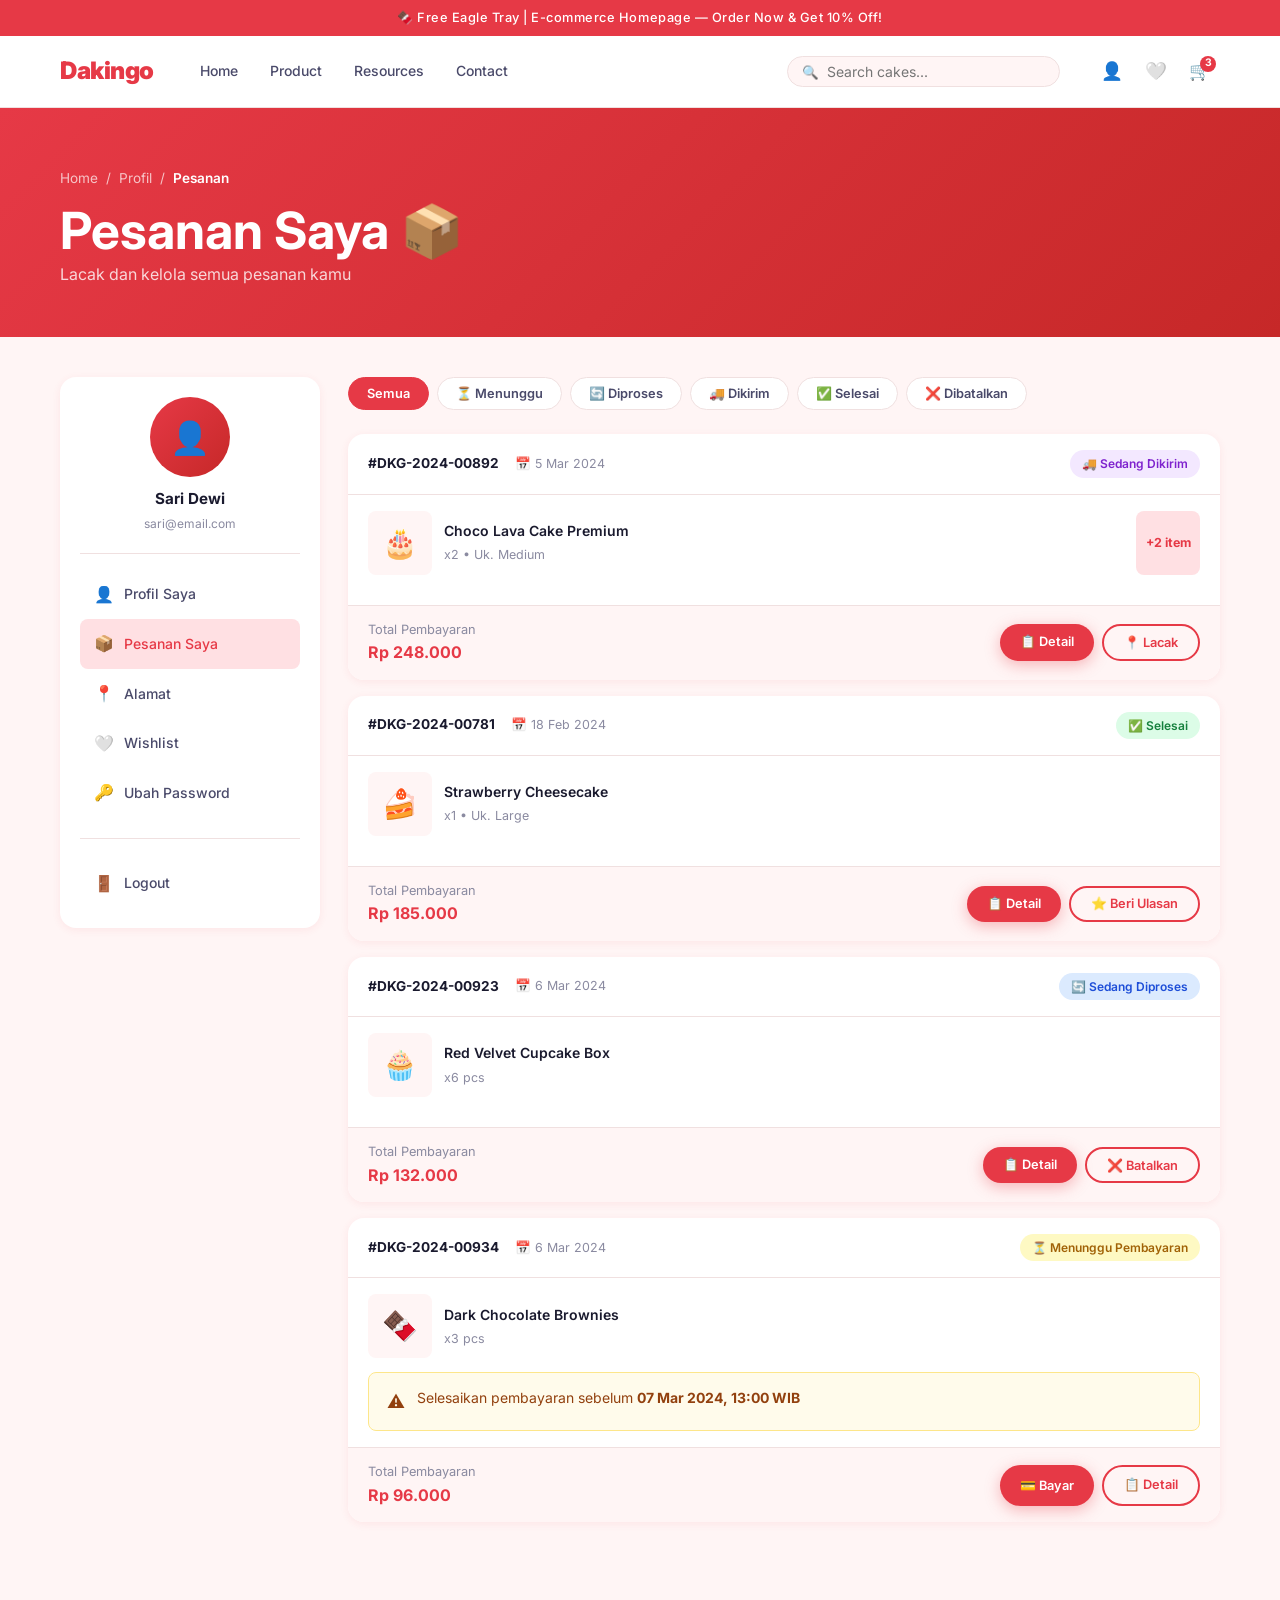
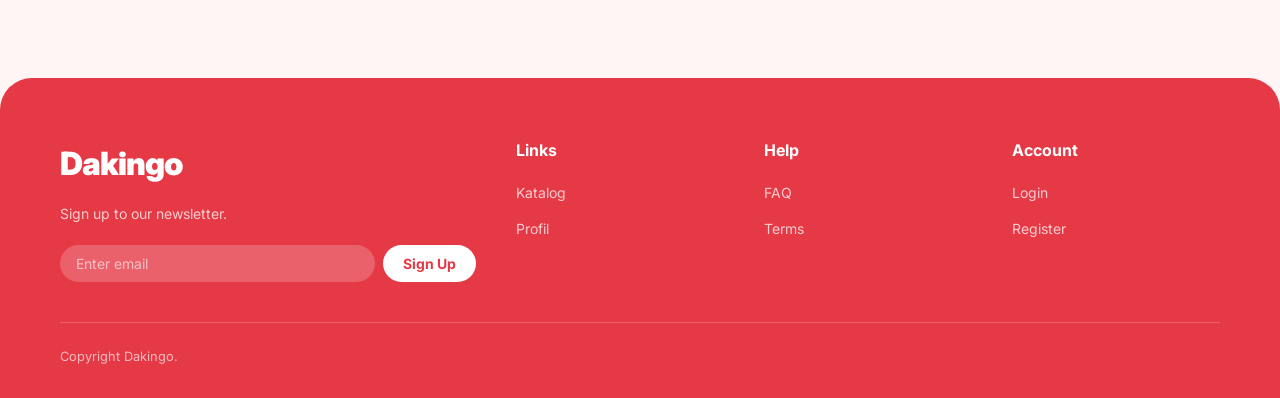
<file: pesanan.html>
<!DOCTYPE html>
<html lang="id">

<head>
    <meta charset="UTF-8">
    <meta name="viewport" content="width=device-width, initial-scale=1.0">
    <meta name="description" content="Lihat riwayat pesanan kamu di Dakingo.">
    <title>Pesanan Saya — Dakingo</title>
    <link rel="stylesheet" href="assets/css/style.css">
    <link rel="stylesheet" href="assets/css/components.css">
    <style>
        body {
            padding-top: calc(var(--nav-height) + var(--announcement-height));
        }

        .orders-section {
            padding: 40px 0 80px;
        }

        .orders-layout {
            display: grid;
            grid-template-columns: 1fr;
            gap: 28px;
            align-items: start;
        }

        @media (min-width: 1024px) {
            .orders-layout {
                grid-template-columns: 260px 1fr;
            }
        }

        .avatar-wrap {
            text-align: center;
            padding-bottom: 20px;
            border-bottom: 1px solid var(--border);
            margin-bottom: 16px;
        }

        .avatar-ring {
            width: 80px;
            height: 80px;
            border-radius: 50%;
            background: linear-gradient(135deg, var(--primary), var(--primary-dark));
            display: flex;
            align-items: center;
            justify-content: center;
            font-size: 2rem;
            margin: 0 auto 10px;
        }

        .avatar-name {
            font-size: 0.95rem;
            font-weight: 700;
            margin-bottom: 2px;
        }

        .avatar-email {
            font-size: 0.75rem;
            color: var(--text-light);
        }

        /* Filter Tabs */
        .filter-tabs {
            display: flex;
            gap: 8px;
            flex-wrap: wrap;
            margin-bottom: 24px;
        }

        .filter-tab {
            padding: 8px 18px;
            border-radius: var(--radius-full);
            font-size: 0.8rem;
            font-weight: 600;
            border: 1.5px solid var(--border);
            background: #fff;
            color: var(--text-medium);
            cursor: pointer;
            transition: var(--transition);
        }

        .filter-tab:hover,
        .filter-tab.active {
            background: var(--primary);
            color: #fff;
            border-color: var(--primary);
        }

        /* Order Card */
        .order-card {
            background: #fff;
            border-radius: var(--radius-md);
            box-shadow: var(--shadow-sm);
            margin-bottom: 16px;
            overflow: hidden;
            transition: var(--transition);
        }

        .order-card:hover {
            box-shadow: var(--shadow-md);
        }

        .order-card-header {
            display: flex;
            align-items: center;
            justify-content: space-between;
            padding: 16px 20px;
            border-bottom: 1px solid var(--border);
            flex-wrap: wrap;
            gap: 10px;
        }

        .order-meta {
            display: flex;
            align-items: center;
            gap: 16px;
            flex-wrap: wrap;
        }

        .order-id {
            font-size: 0.85rem;
            font-weight: 700;
            color: var(--text-dark);
        }

        .order-date {
            font-size: 0.78rem;
            color: var(--text-light);
        }

        .order-status {
            display: inline-flex;
            align-items: center;
            gap: 5px;
            padding: 4px 12px;
            border-radius: var(--radius-full);
            font-size: 0.75rem;
            font-weight: 600;
        }

        .status-pending {
            background: #FEF9C3;
            color: #A16207;
        }

        .status-process {
            background: #DBEAFE;
            color: #1D4ED8;
        }

        .status-shipped {
            background: #F3E8FF;
            color: #7E22CE;
        }

        .status-done {
            background: #DCFCE7;
            color: #15803D;
        }

        .status-cancel {
            background: #FEE2E2;
            color: #B91C1C;
        }

        .order-card-body {
            padding: 16px 20px;
        }

        .order-items-preview {
            display: flex;
            gap: 12px;
            flex-wrap: wrap;
            margin-bottom: 14px;
        }

        .order-item-thumb {
            width: 64px;
            height: 64px;
            border-radius: var(--radius-sm);
            background: var(--bg);
            object-fit: cover;
            flex-shrink: 0;
            display: flex;
            align-items: center;
            justify-content: center;
            font-size: 1.8rem;
        }

        .order-item-info {
            flex: 1;
        }

        .order-item-name {
            font-size: 0.875rem;
            font-weight: 600;
            color: var(--text-dark);
            margin-bottom: 3px;
        }

        .order-item-qty {
            font-size: 0.78rem;
            color: var(--text-light);
        }

        .order-more-items {
            display: flex;
            align-items: center;
            justify-content: center;
            width: 64px;
            height: 64px;
            border-radius: var(--radius-sm);
            background: var(--accent-light);
            color: var(--primary);
            font-size: 0.78rem;
            font-weight: 700;
        }

        .order-card-footer {
            display: flex;
            align-items: center;
            justify-content: space-between;
            padding: 14px 20px;
            background: var(--bg);
            border-top: 1px solid var(--border);
            flex-wrap: wrap;
            gap: 10px;
        }

        .order-total-label {
            font-size: 0.8rem;
            color: var(--text-light);
        }

        .order-total-value {
            font-size: 1rem;
            font-weight: 700;
            color: var(--primary);
        }

        .order-actions {
            display: flex;
            gap: 8px;
            flex-wrap: wrap;
        }

        /* Empty State */
        .empty-orders {
            text-align: center;
            padding: 60px 20px;
        }

        .empty-orders-icon {
            font-size: 4rem;
            margin-bottom: 16px;
        }

        .empty-orders h3 {
            font-size: 1.2rem;
            margin-bottom: 8px;
        }

        .empty-orders p {
            font-size: 0.875rem;
            color: var(--text-light);
            margin-bottom: 24px;
        }
    </style>
</head>

<body>

    <div class="announcement-bar">🍫 Free Eagle Tray | E-commerce Homepage — Order Now & Get 10% Off!</div>
    <nav class="navbar">
        <div class="container">
            <div class="nav-inner">
                <button class="hamburger" id="hamburger"><span></span><span></span><span></span></button>
                <a href="index.html" class="nav-logo">Dakingo</a>
                <nav class="nav-links">
                    <a href="index.html" class="nav-link">Home</a>
                    <div class="nav-dropdown">
                        <a href="catalog.html" class="nav-link">Product</a>
                        <div class="dropdown-menu">
                            <a href="catalog.html" class="dropdown-item">🍰 All Products</a>
                            <a href="catalog.html?cat=classic" class="dropdown-item">🎂 Classic Cakes</a>
                            <a href="catalog.html?cat=gourmet" class="dropdown-item">✨ Gourmet</a>
                            <a href="catalog.html?cat=designer" class="dropdown-item">🎨 Designer</a>
                            <a href="catalog.html?cat=desserts" class="dropdown-item">🍮 Desserts</a>
                        </div>
                    </div>
                    <div class="nav-dropdown">
                        <a href="#" class="nav-link">Resources</a>
                        <div class="dropdown-menu">
                            <a href="#" class="dropdown-item">📖 Blog</a>
                            <a href="#" class="dropdown-item">📸 Gallery</a>
                        </div>
                    </div>
                    <div class="nav-dropdown">
                        <a href="contact.html" class="nav-link">Contact</a>
                        <div class="dropdown-menu">
                            <a href="contact.html" class="dropdown-item">📞 Contact Us</a>
                            <a href="#" class="dropdown-item">❓ FAQ</a>
                        </div>
                    </div>
                </nav>
                <div class="nav-spacer"></div>
                <div class="nav-search">
                    <button>🔍</button>
                    <input type="text" placeholder="Search cakes...">
                </div>
                <div class="nav-icons">
                    <a href="profile.html" class="nav-icon-btn" title="Profile" style="color:var(--primary)">👤</a>
                    <a href="#" class="nav-icon-btn" title="Wishlist">🤍</a>
                    <a href="checkout.html" class="nav-icon-btn" title="Cart">🛒<span class="nav-badge">3</span></a>
                </div>
            </div>
        </div>
    </nav>
    <div class="overlay" id="overlay"></div>
    <div class="mobile-nav" id="mobileNav">
        <div class="mobile-nav-header"><span class="mobile-nav-logo">Dakingo</span><button class="mobile-nav-close"
                id="navClose">✕</button></div>
        <div class="mobile-nav-links">
            <a href="index.html" class="mobile-nav-link"><span class="icon">🏠</span>Home</a>
            <a href="catalog.html" class="mobile-nav-link"><span class="icon">🛍️</span>Catalog</a>
            <a href="contact.html" class="mobile-nav-link"><span class="icon">📞</span>Contact</a>
            <a href="profile.html" class="mobile-nav-link"><span class="icon">👤</span>Profile</a>
            <a href="pesanan.html" class="mobile-nav-link active"><span class="icon">📦</span>Pesanan</a>
            <a href="checkout.html" class="mobile-nav-link"><span class="icon">🛒</span>Cart (3)</a>
            <a href="login.html" class="mobile-nav-link"><span class="icon">🔑</span>Login</a>
            <a href="register.html" class="mobile-nav-link"><span class="icon">✏️</span>Register</a>
        </div>
    </div>

    <div class="page-header">
        <div class="container">
            <nav class="breadcrumb"><a href="index.html">Home</a> / <a href="profile.html">Profil</a> /
                <span>Pesanan</span>
            </nav>
            <h1>Pesanan Saya 📦</h1>
            <p>Lacak dan kelola semua pesanan kamu</p>
        </div>
    </div>

    <section class="orders-section">
        <div class="container">
            <div class="orders-layout">
                <!-- Sidebar -->
                <aside class="sidebar">
                    <div class="avatar-wrap">
                        <div class="avatar-ring">👤</div>
                        <div class="avatar-name">Sari Dewi</div>
                        <div class="avatar-email">sari@email.com</div>
                    </div>
                    <nav class="sidebar-nav">
                        <a href="profile.html" class="sidebar-link"><span class="icon">👤</span>Profil Saya</a>
                        <a href="pesanan.html" class="sidebar-link active"><span class="icon">📦</span>Pesanan Saya</a>
                        <a href="ganti-alamat.html" class="sidebar-link"><span class="icon">📍</span>Alamat</a>
                        <a href="wishlist.html" class="sidebar-link"><span class="icon">🤍</span>Wishlist</a>
                        <a href="ubah-password.html" class="sidebar-link"><span class="icon">🔑</span>Ubah Password</a>
                        <div class="divider"></div>
                        <a href="login.html" class="sidebar-link danger"><span class="icon">🚪</span>Logout</a>
                    </nav>
                </aside>

                <!-- Main -->
                <div>
                    <!-- Filter Tabs -->
                    <div class="filter-tabs" id="filterTabs">
                        <button class="filter-tab active" onclick="filterOrders('all', this)">Semua</button>
                        <button class="filter-tab" onclick="filterOrders('pending', this)">⏳ Menunggu</button>
                        <button class="filter-tab" onclick="filterOrders('process', this)">🔄 Diproses</button>
                        <button class="filter-tab" onclick="filterOrders('shipped', this)">🚚 Dikirim</button>
                        <button class="filter-tab" onclick="filterOrders('done', this)">✅ Selesai</button>
                        <button class="filter-tab" onclick="filterOrders('cancel', this)">❌ Dibatalkan</button>
                    </div>

                    <!-- Order List -->
                    <div id="orderList">

                        <!-- Order 1 -->
                        <div class="order-card" data-status="shipped">
                            <div class="order-card-header">
                                <div class="order-meta">
                                    <span class="order-id">#DKG-2024-00892</span>
                                    <span class="order-date">📅 5 Mar 2024</span>
                                </div>
                                <span class="order-status status-shipped">🚚 Sedang Dikirim</span>
                            </div>
                            <div class="order-card-body">
                                <div class="order-items-preview">
                                    <div style="display:flex;gap:12px;align-items:center;width:100%">
                                        <div class="order-item-thumb">🎂</div>
                                        <div class="order-item-info">
                                            <div class="order-item-name">Choco Lava Cake Premium</div>
                                            <div class="order-item-qty">x2 • Uk. Medium</div>
                                        </div>
                                        <div class="order-more-items">+2 item</div>
                                    </div>
                                </div>
                            </div>
                            <div class="order-card-footer">
                                <div>
                                    <div class="order-total-label">Total Pembayaran</div>
                                    <div class="order-total-value">Rp 248.000</div>
                                </div>
                                <div class="order-actions">
                                    <a href="detail-pesanan.html" class="btn btn-primary btn-sm">📋 Detail</a>
                                    <button class="btn btn-outline btn-sm">📍 Lacak</button>
                                </div>
                            </div>
                        </div>

                        <!-- Order 2 -->
                        <div class="order-card" data-status="done">
                            <div class="order-card-header">
                                <div class="order-meta">
                                    <span class="order-id">#DKG-2024-00781</span>
                                    <span class="order-date">📅 18 Feb 2024</span>
                                </div>
                                <span class="order-status status-done">✅ Selesai</span>
                            </div>
                            <div class="order-card-body">
                                <div class="order-items-preview">
                                    <div style="display:flex;gap:12px;align-items:center;width:100%">
                                        <div class="order-item-thumb">🍰</div>
                                        <div class="order-item-info">
                                            <div class="order-item-name">Strawberry Cheesecake</div>
                                            <div class="order-item-qty">x1 • Uk. Large</div>
                                        </div>
                                    </div>
                                </div>
                            </div>
                            <div class="order-card-footer">
                                <div>
                                    <div class="order-total-label">Total Pembayaran</div>
                                    <div class="order-total-value">Rp 185.000</div>
                                </div>
                                <div class="order-actions">
                                    <a href="detail-pesanan.html" class="btn btn-primary btn-sm">📋 Detail</a>
                                    <button class="btn btn-outline btn-sm">⭐ Beri Ulasan</button>
                                </div>
                            </div>
                        </div>

                        <!-- Order 3 -->
                        <div class="order-card" data-status="process">
                            <div class="order-card-header">
                                <div class="order-meta">
                                    <span class="order-id">#DKG-2024-00923</span>
                                    <span class="order-date">📅 6 Mar 2024</span>
                                </div>
                                <span class="order-status status-process">🔄 Sedang Diproses</span>
                            </div>
                            <div class="order-card-body">
                                <div class="order-items-preview">
                                    <div style="display:flex;gap:12px;align-items:center;width:100%">
                                        <div class="order-item-thumb">🧁</div>
                                        <div class="order-item-info">
                                            <div class="order-item-name">Red Velvet Cupcake Box</div>
                                            <div class="order-item-qty">x6 pcs</div>
                                        </div>
                                    </div>
                                </div>
                            </div>
                            <div class="order-card-footer">
                                <div>
                                    <div class="order-total-label">Total Pembayaran</div>
                                    <div class="order-total-value">Rp 132.000</div>
                                </div>
                                <div class="order-actions">
                                    <a href="detail-pesanan.html" class="btn btn-primary btn-sm">📋 Detail</a>
                                    <button class="btn btn-outline btn-sm"
                                        onclick="showToast('❌ Permintaan pembatalan dikirim')">❌ Batalkan</button>
                                </div>
                            </div>
                        </div>

                        <!-- Order 4 - Pending -->
                        <div class="order-card" data-status="pending">
                            <div class="order-card-header">
                                <div class="order-meta">
                                    <span class="order-id">#DKG-2024-00934</span>
                                    <span class="order-date">📅 6 Mar 2024</span>
                                </div>
                                <span class="order-status status-pending">⏳ Menunggu Pembayaran</span>
                            </div>
                            <div class="order-card-body">
                                <div class="order-items-preview">
                                    <div style="display:flex;gap:12px;align-items:center;width:100%">
                                        <div class="order-item-thumb">🍫</div>
                                        <div class="order-item-info">
                                            <div class="order-item-name">Dark Chocolate Brownies</div>
                                            <div class="order-item-qty">x3 pcs</div>
                                        </div>
                                    </div>
                                </div>
                                <div class="info-box warning" style="margin-top:12px">
                                    <span class="info-box-icon">⚠️</span>
                                    <span>Selesaikan pembayaran sebelum <strong>07 Mar 2024, 13:00 WIB</strong></span>
                                </div>
                            </div>
                            <div class="order-card-footer">
                                <div>
                                    <div class="order-total-label">Total Pembayaran</div>
                                    <div class="order-total-value">Rp 96.000</div>
                                </div>
                                <div class="order-actions">
                                    <button class="btn btn-primary btn-sm"
                                        onclick="showToast('💳 Menuju halaman pembayaran...')">💳 Bayar</button>
                                    <a href="detail-pesanan.html" class="btn btn-outline btn-sm">📋 Detail</a>
                                </div>
                            </div>
                        </div>

                    </div>
                </div>
            </div>
        </div>
    </section>

    <!-- Mobile Bottom Nav -->
    <nav class="mobile-bottom-nav">
        <div class="mbn-items">
            <div class="mbn-group">
                <a href="index.html" class="mbn-item">
                    <span class="mbn-icon">🏠</span>
                    <span class="mbn-label">Home</span>
                </a>
                <a href="catalog.html" class="mbn-item">
                    <span class="mbn-icon">🛍️</span>
                    <span class="mbn-label">Katalog</span>
                </a>
            </div>
            <div class="mbn-fab-space"></div>
            <div class="mbn-group">
                <a href="pesanan.html" class="mbn-item active">
                    <span class="mbn-icon">📦</span>
                    <span class="mbn-label">Pesanan</span>
                </a>
                <a href="profile.html" class="mbn-item">
                    <span class="mbn-icon">👤</span>
                    <span class="mbn-label">Profil</span>
                </a>
            </div>
        </div>
        <a href="checkout.html" class="mbn-fab">
            🛒<span class="mbn-badge">3</span>
        </a>
    </nav>

    <footer class="footer">
        <div class="container">
            <div class="footer-grid">
                <div class="footer-brand">
                    <div class="logo">Dakingo</div>
                    <p>Sign up to our newsletter.</p>
                    <form class="newsletter-form" onsubmit="return false"><input type="email"
                            placeholder="Enter email"><button>Sign Up</button></form>
                </div>
                <div>
                    <p class="footer-heading">Links</p>
                    <ul class="footer-links">
                        <li><a href="catalog.html">Katalog</a></li>
                        <li><a href="profile.html">Profil</a></li>
                    </ul>
                </div>
                <div>
                    <p class="footer-heading">Help</p>
                    <ul class="footer-links">
                        <li><a href="#">FAQ</a></li>
                        <li><a href="#">Terms</a></li>
                    </ul>
                </div>
                <div>
                    <p class="footer-heading">Account</p>
                    <ul class="footer-links">
                        <li><a href="login.html">Login</a></li>
                        <li><a href="register.html">Register</a></li>
                    </ul>
                </div>
            </div>
            <div class="footer-bottom">
                <p>Copyright Dakingo.</p>
            </div>
        </div>
    </footer>
    <div class="toast" id="toast"></div>
    <button class="back-top" id="backTop">↑</button>

    <script>
        const hamburger = document.getElementById('hamburger'); const mobileNav = document.getElementById('mobileNav'); const overlay = document.getElementById('overlay'); const navClose = document.getElementById('navClose');
        hamburger.addEventListener('click', () => { mobileNav.classList.toggle('open'); overlay.classList.toggle('active'); hamburger.classList.toggle('open'); });
        navClose.addEventListener('click', () => { mobileNav.classList.remove('open'); overlay.classList.remove('active'); hamburger.classList.remove('open'); });
        overlay.addEventListener('click', () => { mobileNav.classList.remove('open'); overlay.classList.remove('active'); hamburger.classList.remove('open'); });

        function filterOrders(status, btn) {
            document.querySelectorAll('.filter-tab').forEach(t => t.classList.remove('active'));
            btn.classList.add('active');
            document.querySelectorAll('.order-card').forEach(card => {
                if (status === 'all' || card.dataset.status === status) {
                    card.style.display = '';
                } else {
                    card.style.display = 'none';
                }
            });
        }

        function showToast(msg) { const t = document.getElementById('toast'); t.textContent = msg; t.className = 'toast show toast-success'; setTimeout(() => t.className = 'toast', 2500); }
        const bt = document.getElementById('backTop'); window.addEventListener('scroll', () => bt.classList.toggle('show', window.scrollY > 300)); bt.addEventListener('click', () => window.scrollTo({ top: 0, behavior: 'smooth' }));
    </script>
</body>

</html>
</file>
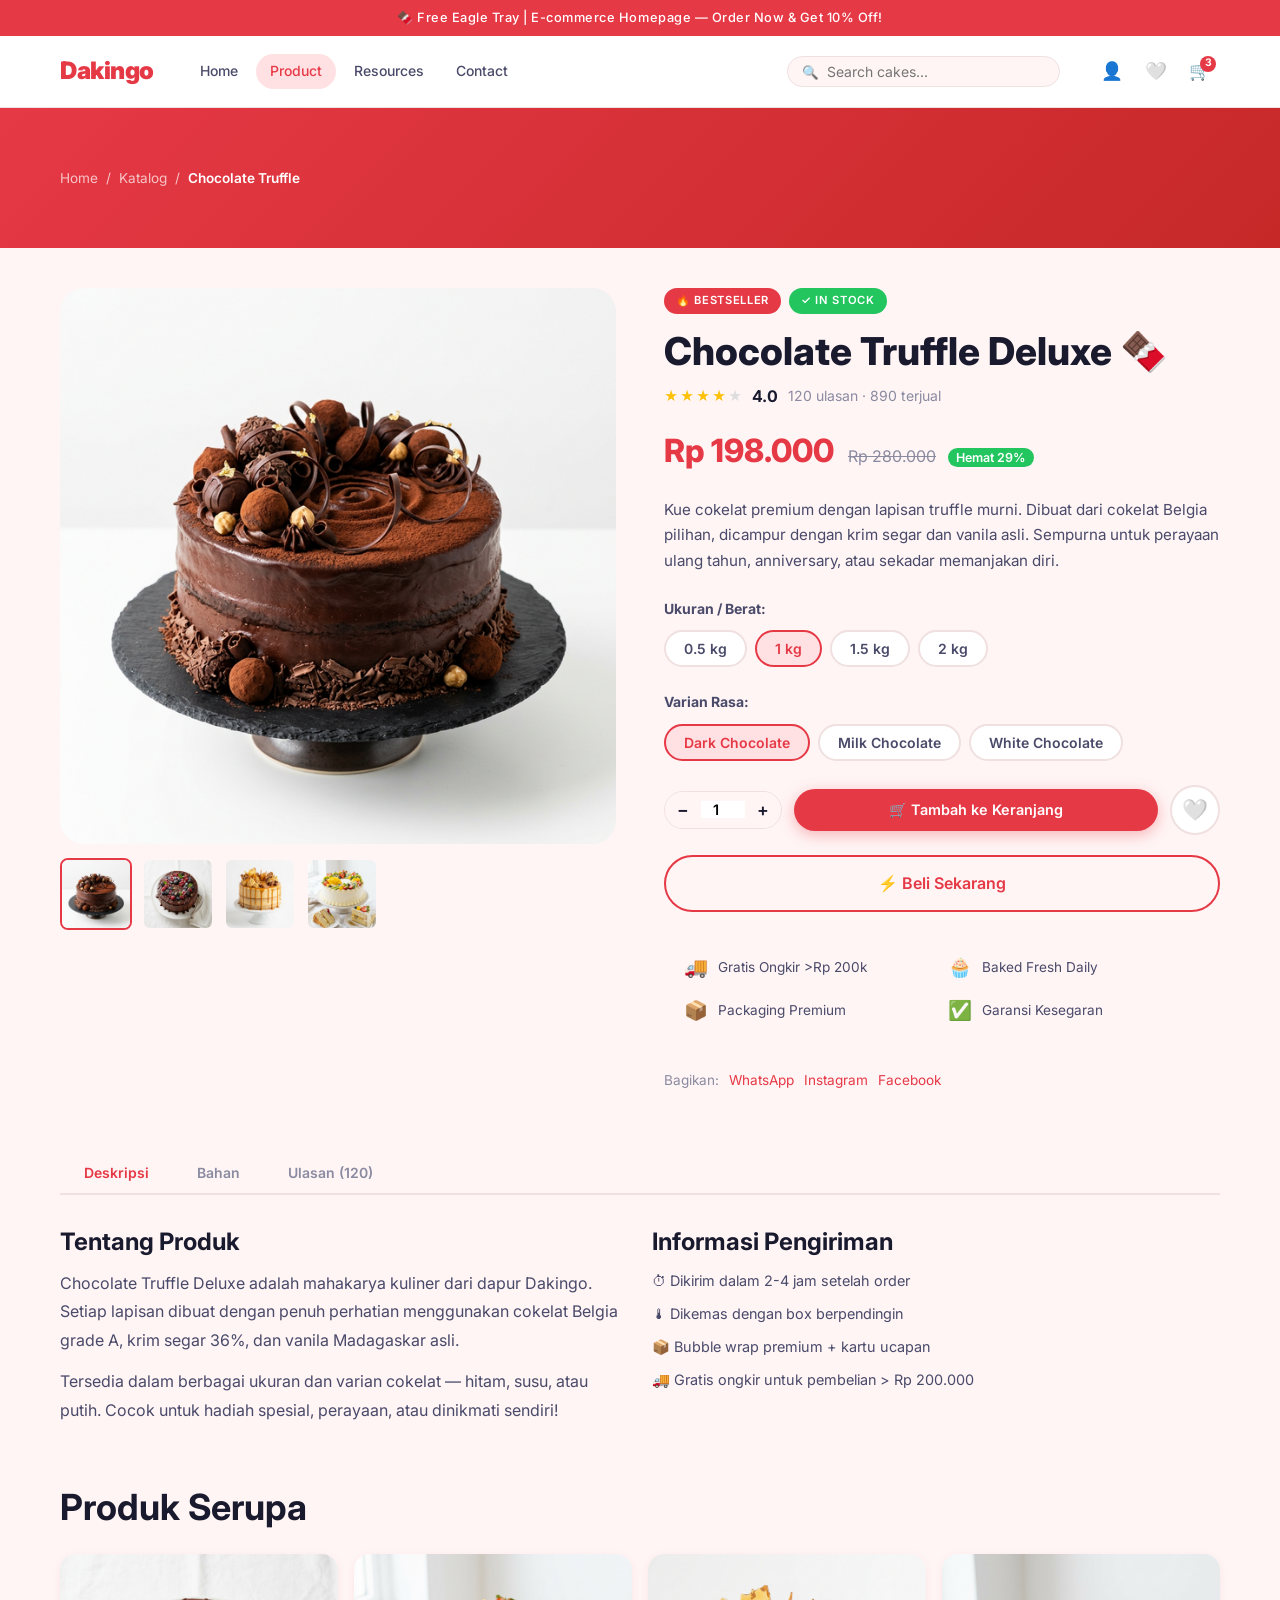
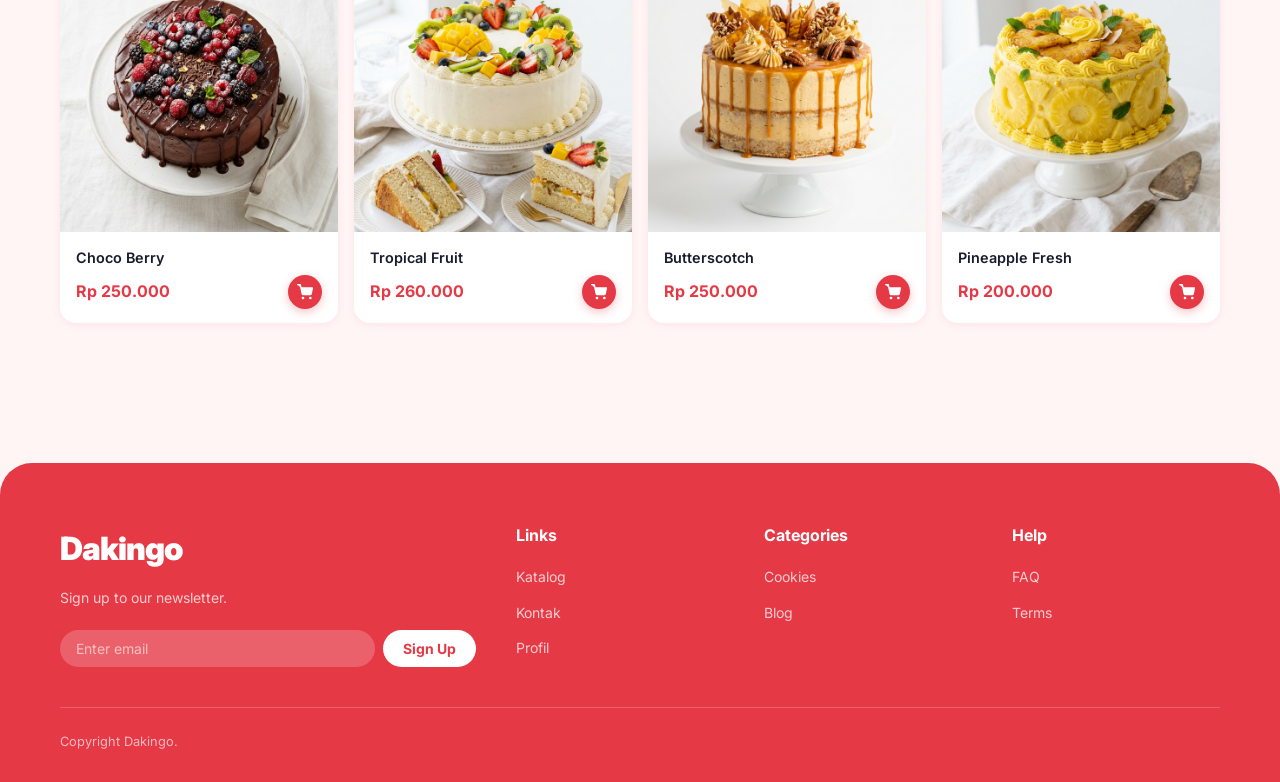
<file: product-detail.html>
<!DOCTYPE html>
<html lang="id">

<head>
    <meta charset="UTF-8">
    <meta name="viewport" content="width=device-width, initial-scale=1.0">
    <meta name="description" content="Detail produk kue premium Dakingo — Chocolate Truffle dengan cokelat terbaik.">
    <title>Chocolate Truffle — Dakingo</title>
    <link rel="stylesheet" href="assets/css/style.css">
    <link rel="stylesheet" href="assets/css/components.css">
    <style>
        body {
            padding-top: calc(var(--nav-height) + var(--announcement-height));
        }

        .detail-section {
            padding: 40px 0 80px;
        }

        .detail-layout {
            display: grid;
            grid-template-columns: 1fr;
            gap: 48px;
            align-items: start;
        }

        @media (min-width: 1024px) {
            .detail-layout {
                grid-template-columns: 1fr 1fr;
            }
        }

        /* Gallery */
        .gallery-main {
            border-radius: var(--radius-lg);
            overflow: hidden;
            background: var(--bg);
            aspect-ratio: 1/1;
            margin-bottom: 14px;
        }

        .gallery-main img {
            width: 100%;
            height: 100%;
            object-fit: cover;
        }

        .gallery-thumbs {
            display: flex;
            gap: 10px;
        }

        .gallery-thumb {
            width: 72px;
            height: 72px;
            border-radius: var(--radius-sm);
            overflow: hidden;
            background: var(--bg);
            cursor: pointer;
            border: 2px solid transparent;
            transition: var(--transition);
            flex-shrink: 0;
        }

        .gallery-thumb:hover,
        .gallery-thumb.active {
            border-color: var(--primary);
        }

        .gallery-thumb img {
            width: 100%;
            height: 100%;
            object-fit: cover;
        }

        /* Info */
        .detail-badge {
            display: flex;
            gap: 8px;
            margin-bottom: 14px;
        }

        .detail-name {
            font-size: clamp(1.6rem, 3vw, 2.4rem);
            font-weight: 800;
            margin-bottom: 10px;
            line-height: 1.2;
        }

        .detail-rating {
            display: flex;
            align-items: center;
            gap: 10px;
            margin-bottom: 16px;
        }

        .detail-reviews {
            font-size: 0.875rem;
            color: var(--text-light);
        }

        .detail-price-wrap {
            margin-bottom: 20px;
        }

        .detail-price-new {
            font-size: 2rem;
            font-weight: 800;
            color: var(--primary);
        }

        .detail-price-old {
            font-size: 1rem;
            color: var(--text-light);
            text-decoration: line-through;
            margin-left: 10px;
        }

        .detail-price-save {
            font-size: 0.78rem;
            background: #22c55e;
            color: #fff;
            padding: 2px 8px;
            border-radius: var(--radius-full);
            margin-left: 8px;
            font-weight: 600;
        }

        .detail-desc {
            color: var(--text-medium);
            line-height: 1.7;
            margin-bottom: 24px;
            font-size: 0.95rem;
        }

        .detail-options {
            margin-bottom: 24px;
        }

        .option-title {
            font-size: 0.875rem;
            font-weight: 700;
            margin-bottom: 10px;
        }

        .size-options {
            display: flex;
            gap: 8px;
            flex-wrap: wrap;
        }

        .size-opt {
            padding: 8px 18px;
            border: 2px solid var(--border);
            border-radius: var(--radius-full);
            font-size: 0.875rem;
            font-weight: 600;
            cursor: pointer;
            transition: var(--transition);
            background: #fff;
            color: var(--text-medium);
        }

        .size-opt:hover,
        .size-opt.active {
            border-color: var(--primary);
            color: var(--primary);
            background: var(--accent-light);
        }

        .action-row {
            display: flex;
            gap: 12px;
            align-items: center;
            margin-bottom: 20px;
            flex-wrap: wrap;
        }

        .wish-btn {
            width: 50px;
            height: 50px;
            border: 2px solid var(--border);
            border-radius: 50%;
            display: flex;
            align-items: center;
            justify-content: center;
            font-size: 1.3rem;
            background: #fff;
            cursor: pointer;
            transition: var(--transition);
        }

        .wish-btn:hover {
            border-color: var(--primary);
            background: var(--accent-light);
        }

        .detail-features {
            background: var(--bg);
            border-radius: var(--radius-md);
            padding: 20px;
            margin-bottom: 24px;
            display: grid;
            grid-template-columns: repeat(2, 1fr);
            gap: 12px;
        }

        .feature-item {
            display: flex;
            align-items: center;
            gap: 10px;
            font-size: 0.85rem;
            color: var(--text-medium);
        }

        .feature-item span {
            font-size: 1.2rem;
        }

        /* Tabs */
        .tabs {
            margin-top: 60px;
        }

        .tab-list {
            display: flex;
            gap: 0;
            border-bottom: 2px solid var(--border);
            margin-bottom: 32px;
            overflow-x: auto;
        }

        .tab-btn {
            padding: 12px 24px;
            font-size: 0.875rem;
            font-weight: 600;
            color: var(--text-light);
            background: none;
            border: none;
            border-bottom: 2px solid transparent;
            cursor: pointer;
            transition: var(--transition);
            white-space: nowrap;
            margin-bottom: -2px;
        }

        .tab-btn:hover {
            color: var(--primary);
        }

        .tab-btn.active {
            color: var(--primary);
            border-bottom-color: var(--primary);
        }

        .tab-panel {
            display: none;
        }

        .tab-panel.active {
            display: block;
        }

        /* Reviews */
        .review-summary {
            display: flex;
            gap: 32px;
            align-items: center;
            margin-bottom: 32px;
            flex-wrap: wrap;
        }

        .review-score {
            text-align: center;
        }

        .review-score .big {
            font-size: 3.5rem;
            font-weight: 900;
            color: var(--primary);
            line-height: 1;
        }

        .review-bars {
            flex: 1;
            min-width: 200px;
        }

        .review-card {
            background: #fff;
            border: 1px solid var(--border);
            border-radius: var(--radius-md);
            padding: 20px;
            margin-bottom: 14px;
        }

        .reviewer-info {
            display: flex;
            align-items: center;
            gap: 12px;
            margin-bottom: 10px;
        }

        .reviewer-avatar {
            width: 42px;
            height: 42px;
            border-radius: 50%;
            background: var(--accent-light);
            display: flex;
            align-items: center;
            justify-content: center;
            font-size: 1.1rem;
            flex-shrink: 0;
        }

        .reviewer-name {
            font-weight: 700;
            font-size: 0.9rem;
        }

        .reviewer-date {
            font-size: 0.75rem;
            color: var(--text-light);
        }

        .review-text {
            font-size: 0.875rem;
            color: var(--text-medium);
            line-height: 1.7;
        }

        /* Related */
        .related-grid {
            display: grid;
            grid-template-columns: repeat(2, 1fr);
            gap: 16px;
        }

        @media (min-width: 640px) {
            .related-grid {
                grid-template-columns: repeat(4, 1fr);
            }
        }
    </style>
</head>

<body>

    <div class="announcement-bar">🍫 Free Eagle Tray | E-commerce Homepage — Order Now & Get 10% Off!</div>
    <nav class="navbar">
        <div class="container">
            <div class="nav-inner">
                <button class="hamburger" id="hamburger"><span></span><span></span><span></span></button>
                <a href="index.html" class="nav-logo">Dakingo</a>
                <nav class="nav-links">
                    <a href="index.html" class="nav-link">Home</a>
                    <div class="nav-dropdown">
                        <a href="catalog.html" class="nav-link active">Product</a>
                        <div class="dropdown-menu">
                            <a href="catalog.html" class="dropdown-item">🍰 All Products</a>
                            <a href="catalog.html?cat=classic" class="dropdown-item">🎂 Classic Cakes</a>
                            <a href="catalog.html?cat=gourmet" class="dropdown-item">✨ Gourmet</a>
                            <a href="catalog.html?cat=designer" class="dropdown-item">🎨 Designer</a>
                            <a href="catalog.html?cat=desserts" class="dropdown-item">🍮 Desserts</a>
                        </div>
                    </div>
                    <div class="nav-dropdown">
                        <a href="#" class="nav-link">Resources</a>
                        <div class="dropdown-menu">
                            <a href="#" class="dropdown-item">📖 Blog</a>
                            <a href="#" class="dropdown-item">📸 Gallery</a>
                        </div>
                    </div>
                    <div class="nav-dropdown">
                        <a href="contact.html" class="nav-link">Contact</a>
                        <div class="dropdown-menu">
                            <a href="contact.html" class="dropdown-item">📞 Contact Us</a>
                            <a href="#" class="dropdown-item">❓ FAQ</a>
                        </div>
                    </div>
                </nav>
                <div class="nav-spacer"></div>
                <div class="nav-search"><button>🔍</button><input type="text" placeholder="Search cakes..."></div>
                <div class="nav-icons">
                    <a href="profile.html" class="nav-icon-btn" title="Profile">👤</a>
                    <a href="#" class="nav-icon-btn" title="Wishlist">🤍</a>
                    <a href="checkout.html" class="nav-icon-btn" title="Cart">🛒<span class="nav-badge">3</span></a>
                </div>
            </div>
        </div>
    </nav>
    <div class="overlay" id="overlay"></div>
    <div class="mobile-nav" id="mobileNav">
        <div class="mobile-nav-header"><span class="mobile-nav-logo">Dakingo</span><button class="mobile-nav-close"
                id="navClose">✕</button></div>
        <div class="mobile-nav-links">
            <a href="index.html" class="mobile-nav-link"><span class="icon">🏠</span>Home</a>
            <a href="catalog.html" class="mobile-nav-link active"><span class="icon">🛍️</span>Catalog</a>
            <a href="contact.html" class="mobile-nav-link"><span class="icon">📞</span>Contact</a>
            <a href="profile.html" class="mobile-nav-link"><span class="icon">👤</span>Profile</a>
            <a href="checkout.html" class="mobile-nav-link"><span class="icon">🛒</span>Cart (3)</a>
            <a href="login.html" class="mobile-nav-link"><span class="icon">🔑</span>Login</a>
            <a href="register.html" class="mobile-nav-link"><span class="icon">✏️</span>Register</a>
        </div>
    </div>

    <!-- Page Header -->
    <div class="page-header">
        <div class="container">
            <nav class="breadcrumb">
                <a href="index.html">Home</a> /
                <a href="catalog.html">Katalog</a> /
                <span>Chocolate Truffle</span>
            </nav>
        </div>
    </div>

    <section class="detail-section">
        <div class="container">
            <div class="detail-layout">
                <!-- Gallery -->
                <div>
                    <div class="gallery-main">
                        <img src="assets/img/cake_truffle.png" alt="Chocolate Truffle" id="mainImg">
                    </div>
                    <div class="gallery-thumbs">
                        <div class="gallery-thumb active" onclick="setImg('assets/img/cake_truffle.png', this)"><img
                                src="assets/img/cake_truffle.png" alt=""></div>
                        <div class="gallery-thumb" onclick="setImg('assets/img/cake_hero.png', this)"><img
                                src="assets/img/cake_hero.png" alt=""></div>
                        <div class="gallery-thumb" onclick="setImg('assets/img/cake_butterscotch.png', this)"><img
                                src="assets/img/cake_butterscotch.png" alt=""></div>
                        <div class="gallery-thumb" onclick="setImg('assets/img/cake_tropical.png', this)"><img
                                src="assets/img/cake_tropical.png" alt=""></div>
                    </div>
                </div>

                <!-- Product Info -->
                <div>
                    <div class="detail-badge">
                        <span class="badge badge-primary">🔥 Bestseller</span>
                        <span class="badge badge-new">✓ In Stock</span>
                    </div>
                    <h1 class="detail-name">Chocolate Truffle Deluxe 🍫</h1>
                    <div class="detail-rating">
                        <div class="stars"><span class="star">★</span><span class="star">★</span><span
                                class="star">★</span><span class="star">★</span><span class="star empty">★</span></div>
                        <strong>4.0</strong>
                        <span class="detail-reviews">120 ulasan · 890 terjual</span>
                    </div>
                    <div class="detail-price-wrap">
                        <span class="detail-price-new">Rp 198.000</span>
                        <span class="detail-price-old">Rp 280.000</span>
                        <span class="detail-price-save">Hemat 29%</span>
                    </div>
                    <p class="detail-desc">Kue cokelat premium dengan lapisan truffle murni. Dibuat dari cokelat Belgia
                        pilihan, dicampur dengan krim segar dan vanila asli. Sempurna untuk perayaan ulang tahun,
                        anniversary, atau sekadar memanjakan diri.</p>

                    <!-- Size -->
                    <div class="detail-options">
                        <p class="option-title">Ukuran / Berat:</p>
                        <div class="size-options">
                            <button class="size-opt">0.5 kg</button>
                            <button class="size-opt active">1 kg</button>
                            <button class="size-opt">1.5 kg</button>
                            <button class="size-opt">2 kg</button>
                        </div>
                    </div>

                    <!-- Flavour variant -->
                    <div class="detail-options">
                        <p class="option-title">Varian Rasa:</p>
                        <div class="size-options">
                            <button class="size-opt active">Dark Chocolate</button>
                            <button class="size-opt">Milk Chocolate</button>
                            <button class="size-opt">White Chocolate</button>
                        </div>
                    </div>

                    <!-- Quantity + CTA -->
                    <div class="action-row">
                        <div class="qty-control">
                            <button class="qty-btn" onclick="changeQty(-1)">−</button>
                            <input class="qty-num" type="number" id="qty" value="1" min="1">
                            <button class="qty-btn" onclick="changeQty(1)">+</button>
                        </div>
                        <button class="btn btn-primary" style="flex:1;min-width:180px" onclick="addToCart()">🛒 Tambah
                            ke Keranjang</button>
                        <button class="wish-btn" onclick="toggleWish(this)" title="Wishlist">🤍</button>
                    </div>

                    <!-- Buy Now -->
                    <a href="checkout.html" class="btn btn-outline btn-block btn-lg" style="margin-bottom:20px">⚡ Beli
                        Sekarang</a>

                    <!-- Features -->
                    <div class="detail-features">
                        <div class="feature-item"><span>🚚</span> Gratis Ongkir >Rp 200k</div>
                        <div class="feature-item"><span>🧁</span> Baked Fresh Daily</div>
                        <div class="feature-item"><span>📦</span> Packaging Premium</div>
                        <div class="feature-item"><span>✅</span> Garansi Kesegaran</div>
                    </div>

                    <!-- Share -->
                    <div style="display:flex;align-items:center;gap:10px;font-size:0.85rem;color:var(--text-light)">
                        <span>Bagikan:</span>
                        <a href="#" style="color:var(--primary)">WhatsApp</a>
                        <a href="#" style="color:var(--primary)">Instagram</a>
                        <a href="#" style="color:var(--primary)">Facebook</a>
                    </div>
                </div>
            </div>

            <!-- Tabs -->
            <div class="tabs">
                <div class="tab-list">
                    <button class="tab-btn active" onclick="switchTab('desc', this)">Deskripsi</button>
                    <button class="tab-btn" onclick="switchTab('ingredients', this)">Bahan</button>
                    <button class="tab-btn" onclick="switchTab('reviews', this)">Ulasan (120)</button>
                </div>

                <div class="tab-panel active" id="tab-desc">
                    <div class="grid-2">
                        <div>
                            <h3 style="margin-bottom:12px">Tentang Produk</h3>
                            <p style="margin-bottom:12px;color:var(--text-medium);line-height:1.8">Chocolate Truffle
                                Deluxe adalah mahakarya kuliner dari dapur Dakingo. Setiap lapisan dibuat dengan penuh
                                perhatian menggunakan cokelat Belgia grade A, krim segar 36%, dan vanila Madagaskar
                                asli.</p>
                            <p style="color:var(--text-medium);line-height:1.8">Tersedia dalam berbagai ukuran dan
                                varian cokelat — hitam, susu, atau putih. Cocok untuk hadiah spesial, perayaan, atau
                                dinikmati sendiri!</p>
                        </div>
                        <div>
                            <h3 style="margin-bottom:12px">Informasi Pengiriman</h3>
                            <ul
                                style="display:flex;flex-direction:column;gap:10px;color:var(--text-medium);font-size:0.9rem">
                                <li>⏱ Dikirim dalam 2-4 jam setelah order</li>
                                <li>🌡 Dikemas dengan box berpendingin</li>
                                <li>📦 Bubble wrap premium + kartu ucapan</li>
                                <li>🚚 Gratis ongkir untuk pembelian > Rp 200.000</li>
                            </ul>
                        </div>
                    </div>
                </div>

                <div class="tab-panel" id="tab-ingredients">
                    <h3 style="margin-bottom:16px">Bahan-bahan</h3>
                    <div class="grid-2" style="gap:16px">
                        <ul
                            style="display:flex;flex-direction:column;gap:8px;color:var(--text-medium);font-size:0.9rem">
                            <li>🍫 Cokelat Belgia 70% (Callebaut)</li>
                            <li>🥛 Krim segar 36%</li>
                            <li>🧈 Mentega tawar berkualitas</li>
                            <li>🥚 Telur omega-3 segar</li>
                        </ul>
                        <ul
                            style="display:flex;flex-direction:column;gap:8px;color:var(--text-medium);font-size:0.9rem">
                            <li>🌿 Vanila Madagaskar asli</li>
                            <li>🍬 Gula pasir halus</li>
                            <li>🌾 Tepung terigu protein tinggi</li>
                            <li>🧂 Garam Himalaya</li>
                        </ul>
                    </div>
                    <div class="info-box info" style="margin-top:20px"><span
                            class="info-box-icon">ℹ️</span><span><strong>Alergen:</strong> Mengandung susu, telur,
                            gluten, dan cokelat. Tidak cocok untuk penderita alergi laktosa berat.</span></div>
                </div>

                <div class="tab-panel" id="tab-reviews">
                    <div class="review-summary">
                        <div class="review-score">
                            <div class="big">4.0</div>
                            <div class="stars"><span class="star">★</span><span class="star">★</span><span
                                    class="star">★</span><span class="star">★</span><span class="star empty">★</span>
                            </div>
                            <div style="font-size:0.78rem;color:var(--text-light);margin-top:4px">120 ulasan</div>
                        </div>
                        <div class="review-bars">
                            <div class="rating-bar"><span class="rating-label">5</span>
                                <div class="rating-track">
                                    <div class="rating-fill" style="width:45%"></div>
                                </div><span class="rating-count">54</span>
                            </div>
                            <div class="rating-bar"><span class="rating-label">4</span>
                                <div class="rating-track">
                                    <div class="rating-fill" style="width:30%"></div>
                                </div><span class="rating-count">36</span>
                            </div>
                            <div class="rating-bar"><span class="rating-label">3</span>
                                <div class="rating-track">
                                    <div class="rating-fill" style="width:15%"></div>
                                </div><span class="rating-count">18</span>
                            </div>
                            <div class="rating-bar"><span class="rating-label">2</span>
                                <div class="rating-track">
                                    <div class="rating-fill" style="width:7%"></div>
                                </div><span class="rating-count">8</span>
                            </div>
                            <div class="rating-bar"><span class="rating-label">1</span>
                                <div class="rating-track">
                                    <div class="rating-fill" style="width:3%"></div>
                                </div><span class="rating-count">4</span>
                            </div>
                        </div>
                    </div>
                    <!-- Review Cards -->
                    <div class="review-card">
                        <div class="reviewer-info">
                            <div class="reviewer-avatar">👤</div>
                            <div>
                                <div class="reviewer-name">Sari Dewi</div>
                                <div class="reviewer-date">28 Februari 2026</div>
                            </div>
                            <div class="stars" style="margin-left:auto"><span class="star">★</span><span
                                    class="star">★</span><span class="star">★</span><span class="star">★</span><span
                                    class="star">★</span></div>
                        </div>
                        <p class="review-text">Kuenya lezat banget! Cokelatnya rich dan tidak terlalu manis. Pengiriman
                            cepat dan packaging sangat rapi. Pasti pesan lagi! 🎂</p>
                    </div>
                    <div class="review-card">
                        <div class="reviewer-info">
                            <div class="reviewer-avatar">👤</div>
                            <div>
                                <div class="reviewer-name">Budi Santoso</div>
                                <div class="reviewer-date">15 Februari 2026</div>
                            </div>
                            <div class="stars" style="margin-left:auto"><span class="star">★</span><span
                                    class="star">★</span><span class="star">★</span><span class="star">★</span><span
                                    class="star empty">★</span></div>
                        </div>
                        <p class="review-text">Enak tapi agak terlambat 30 menit dari jadwal. Soal rasa tidak ada
                            komplen, chocolatenya premium banget.</p>
                    </div>
                    <div class="review-card">
                        <div class="reviewer-info">
                            <div class="reviewer-avatar">👤</div>
                            <div>
                                <div class="reviewer-name">Maya Putri</div>
                                <div class="reviewer-date">10 Januari 2026</div>
                            </div>
                            <div class="stars" style="margin-left:auto"><span class="star">★</span><span
                                    class="star">★</span><span class="star">★</span><span class="star">★</span><span
                                    class="star">★</span></div>
                        </div>
                        <p class="review-text">Ini kue terbaik yang pernah saya coba! Dijadikan hadiah ulang tahun suami
                            dan dia sangat suka. Terima kasih Dakingo! ❤️</p>
                    </div>
                </div>
            </div>

            <!-- Related Products -->
            <div style="margin-top:60px">
                <h2 style="margin-bottom:24px">Produk Serupa</h2>
                <div class="related-grid">
                    <div class="product-card">
                        <div class="product-card-img"><img src="assets/img/cake_hero.png" alt="Choco Berry"></div>
                        <div class="product-card-body">
                            <p class="product-card-name">Choco Berry</p>
                            <div class="product-card-footer"><span class="product-price-new">Rp 250.000</span><button
                                    class="product-cart-btn" onclick="addToCart2()"><svg class="cart-icon"
                                        viewBox="0 0 24 24" fill="none" stroke="#fff" stroke-width="2"
                                        stroke-linecap="round" stroke-linejoin="round">
                                        <circle cx="9" cy="21" r="1" />
                                        <circle cx="20" cy="21" r="1" />
                                        <path d="M1 1h4l2.68 13.39a2 2 0 001.99 1.61h9.72a2 2 0 001.98-1.68L23 6H6" />
                                    </svg></button></div>
                        </div>
                    </div>
                    <div class="product-card">
                        <div class="product-card-img"><img src="assets/img/cake_tropical.png" alt="Tropical Fruit">
                        </div>
                        <div class="product-card-body">
                            <p class="product-card-name">Tropical Fruit</p>
                            <div class="product-card-footer"><span class="product-price-new">Rp 260.000</span><button
                                    class="product-cart-btn" onclick="addToCart2()"><svg class="cart-icon"
                                        viewBox="0 0 24 24" fill="none" stroke="#fff" stroke-width="2"
                                        stroke-linecap="round" stroke-linejoin="round">
                                        <circle cx="9" cy="21" r="1" />
                                        <circle cx="20" cy="21" r="1" />
                                        <path d="M1 1h4l2.68 13.39a2 2 0 001.99 1.61h9.72a2 2 0 001.98-1.68L23 6H6" />
                                    </svg></button></div>
                        </div>
                    </div>
                    <div class="product-card">
                        <div class="product-card-img"><img src="assets/img/cake_butterscotch.png" alt="Butterscotch">
                        </div>
                        <div class="product-card-body">
                            <p class="product-card-name">Butterscotch</p>
                            <div class="product-card-footer"><span class="product-price-new">Rp 250.000</span><button
                                    class="product-cart-btn" onclick="addToCart2()"><svg class="cart-icon"
                                        viewBox="0 0 24 24" fill="none" stroke="#fff" stroke-width="2"
                                        stroke-linecap="round" stroke-linejoin="round">
                                        <circle cx="9" cy="21" r="1" />
                                        <circle cx="20" cy="21" r="1" />
                                        <path d="M1 1h4l2.68 13.39a2 2 0 001.99 1.61h9.72a2 2 0 001.98-1.68L23 6H6" />
                                    </svg></button></div>
                        </div>
                    </div>
                    <div class="product-card">
                        <div class="product-card-img"><img src="assets/img/cake_pineapple.png" alt="Pineapple"></div>
                        <div class="product-card-body">
                            <p class="product-card-name">Pineapple Fresh</p>
                            <div class="product-card-footer"><span class="product-price-new">Rp 200.000</span><button
                                    class="product-cart-btn" onclick="addToCart2()"><svg class="cart-icon"
                                        viewBox="0 0 24 24" fill="none" stroke="#fff" stroke-width="2"
                                        stroke-linecap="round" stroke-linejoin="round">
                                        <circle cx="9" cy="21" r="1" />
                                        <circle cx="20" cy="21" r="1" />
                                        <path d="M1 1h4l2.68 13.39a2 2 0 001.99 1.61h9.72a2 2 0 001.98-1.68L23 6H6" />
                                    </svg></button></div>
                        </div>
                    </div>
                </div>
            </div>
        </div>
    </section>

    <!-- Mobile Bottom Nav -->
    <nav class="mobile-bottom-nav">
        <div class="mbn-items">
            <div class="mbn-group">
                <a href="index.html" class="mbn-item"><span class="mbn-icon">🏠</span><span
                        class="mbn-label">Home</span></a>
                <a href="catalog.html" class="mbn-item active"><span class="mbn-icon">🛍️</span><span
                        class="mbn-label">Katalog</span></a>
            </div>
            <div class="mbn-fab-space"></div>
            <div class="mbn-group">
                <a href="pesanan.html" class="mbn-item"><span class="mbn-icon">📦</span><span
                        class="mbn-label">Pesanan</span></a>
                <a href="profile.html" class="mbn-item"><span class="mbn-icon">👤</span><span
                        class="mbn-label">Profil</span></a>
            </div>
        </div>
        <a href="checkout.html" class="mbn-fab">🛒<span class="mbn-badge">3</span></a>
    </nav>

    <footer class="footer">
        <div class="container">
            <div class="footer-grid">
                <div class="footer-brand">
                    <div class="logo">Dakingo</div>
                    <p>Sign up to our newsletter.</p>
                    <form class="newsletter-form" onsubmit="return false"><input type="email"
                            placeholder="Enter email"><button>Sign Up</button></form>
                </div>
                <div>
                    <p class="footer-heading">Links</p>
                    <ul class="footer-links">
                        <li><a href="catalog.html">Katalog</a></li>
                        <li><a href="contact.html">Kontak</a></li>
                        <li><a href="profile.html">Profil</a></li>
                    </ul>
                </div>
                <div>
                    <p class="footer-heading">Categories</p>
                    <ul class="footer-links">
                        <li><a href="#">Cookies</a></li>
                        <li><a href="#">Blog</a></li>
                    </ul>
                </div>
                <div>
                    <p class="footer-heading">Help</p>
                    <ul class="footer-links">
                        <li><a href="#">FAQ</a></li>
                        <li><a href="#">Terms</a></li>
                    </ul>
                </div>
            </div>
            <div class="footer-bottom">
                <p>Copyright Dakingo.</p>
            </div>
        </div>
    </footer>

    <div class="toast" id="toast"></div>
    <button class="back-top" id="backTop">↑</button>

    <script>
        const hamburger = document.getElementById('hamburger'); const mobileNav = document.getElementById('mobileNav'); const overlay = document.getElementById('overlay'); const navClose = document.getElementById('navClose');
        hamburger.addEventListener('click', () => { mobileNav.classList.toggle('open'); overlay.classList.toggle('active'); hamburger.classList.toggle('open'); });
        navClose.addEventListener('click', () => { mobileNav.classList.remove('open'); overlay.classList.remove('active'); hamburger.classList.remove('open'); });
        overlay.addEventListener('click', () => { mobileNav.classList.remove('open'); overlay.classList.remove('active'); hamburger.classList.remove('open'); });
        function setImg(src, el) { document.getElementById('mainImg').src = src; document.querySelectorAll('.gallery-thumb').forEach(t => t.classList.remove('active')); el.classList.add('active'); }
        function changeQty(d) { const q = document.getElementById('qty'); q.value = Math.max(1, parseInt(q.value) + d); }
        function switchTab(id, el) { document.querySelectorAll('.tab-panel').forEach(p => p.classList.remove('active')); document.querySelectorAll('.tab-btn').forEach(b => b.classList.remove('active')); document.getElementById('tab-' + id).classList.add('active'); el.classList.add('active'); }
        function addToCart() { showToast('🛒 Chocolate Truffle ditambahkan ke keranjang!'); }
        function addToCart2() { showToast('🛒 Produk ditambahkan!'); }
        function toggleWish(btn) { btn.textContent = btn.textContent === '🤍' ? '❤️' : '🤍'; showToast(btn.textContent === '❤️' ? '❤️ Ditambahkan ke wishlist!' : '🤍 Dihapus dari wishlist'); }
        function showToast(msg) { const t = document.getElementById('toast'); t.textContent = msg; t.className = 'toast show toast-success'; setTimeout(() => t.className = 'toast', 2500); }
        document.querySelectorAll('.size-opt').forEach(btn => { btn.addEventListener('click', () => { btn.closest('.size-options').querySelectorAll('.size-opt').forEach(b => b.classList.remove('active')); btn.classList.add('active'); }); });
        const bt = document.getElementById('backTop'); window.addEventListener('scroll', () => bt.classList.toggle('show', window.scrollY > 300)); bt.addEventListener('click', () => window.scrollTo({ top: 0, behavior: 'smooth' }));
    </script>
</body>

</html>
</file>
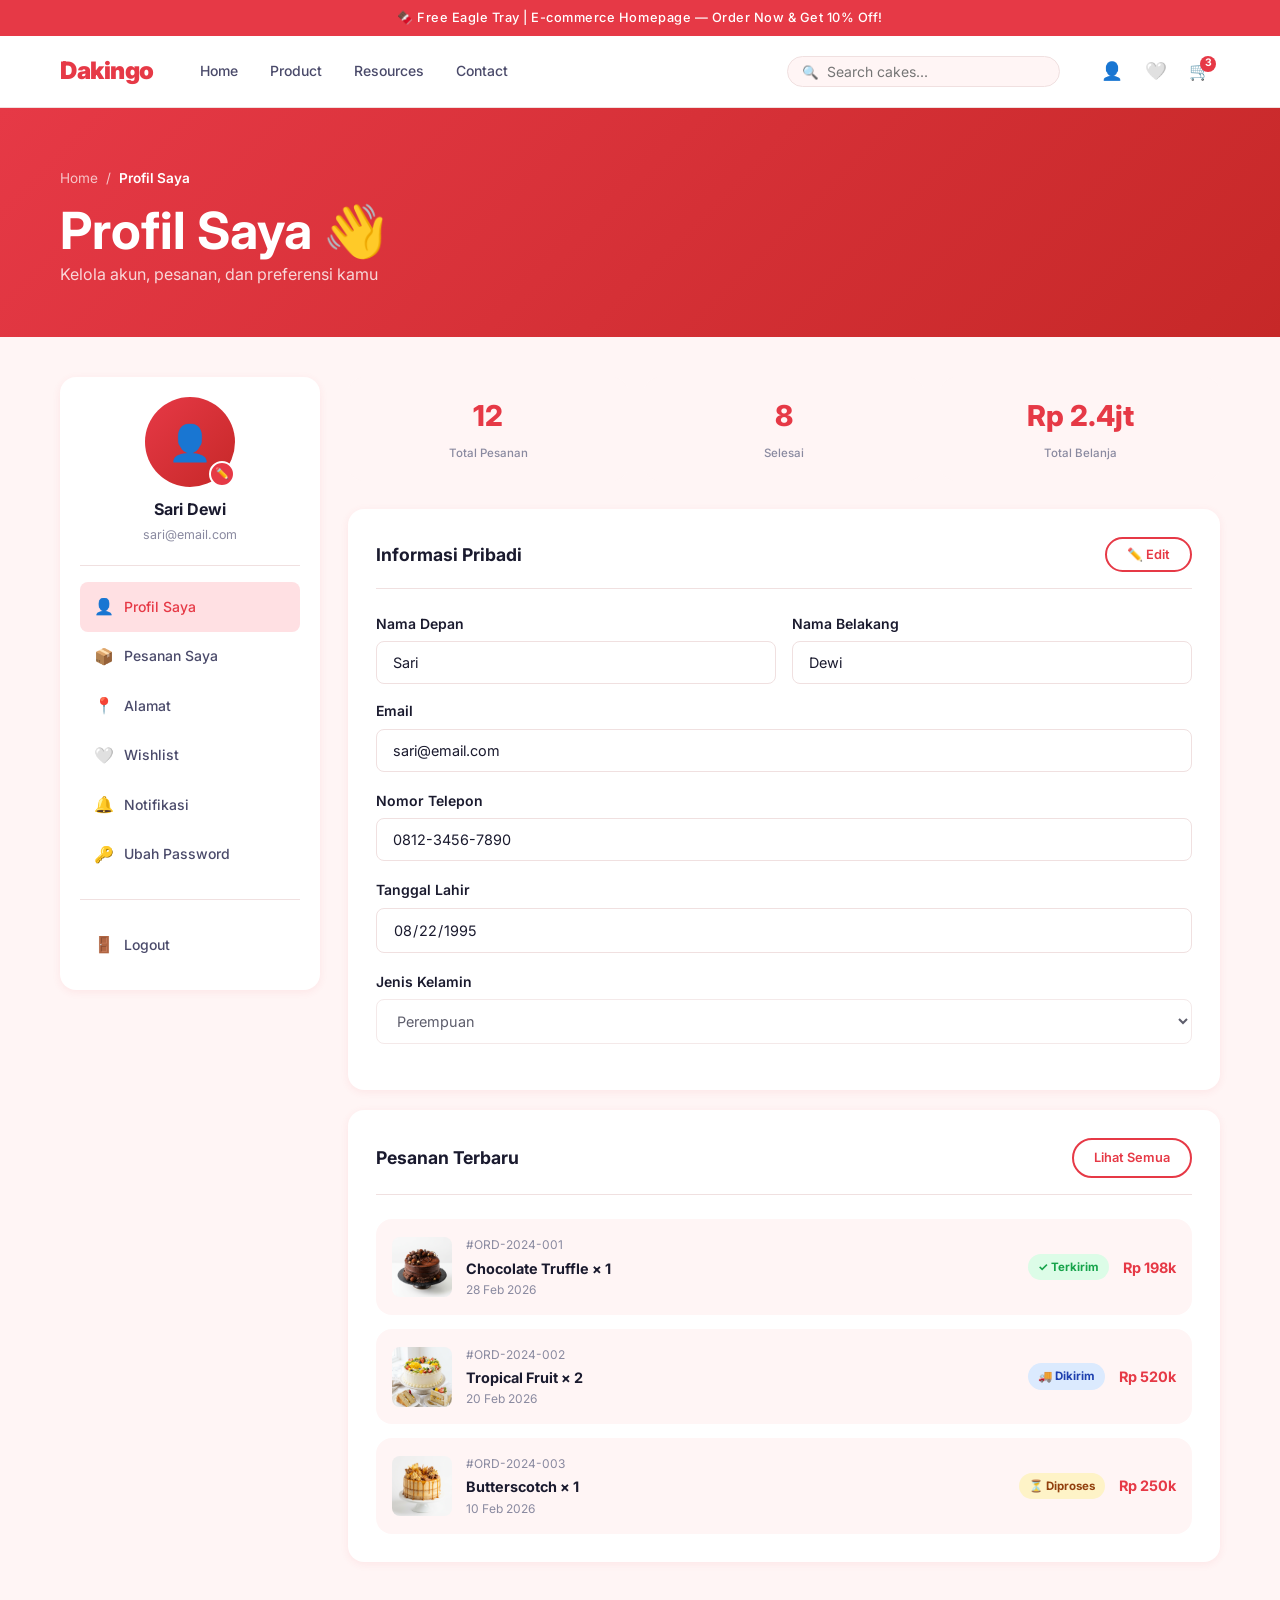
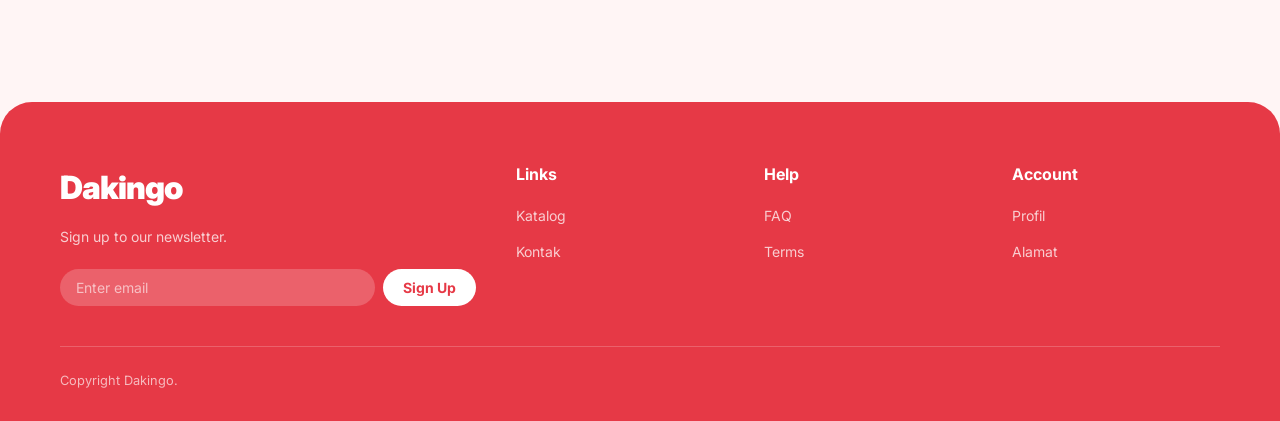
<file: profile.html>
<!DOCTYPE html>
<html lang="id">

<head>
    <meta charset="UTF-8">
    <meta name="viewport" content="width=device-width, initial-scale=1.0">
    <meta name="description" content="Profil akun Dakingo kamu — kelola pesanan, alamat, dan info personal.">
    <title>Profil Saya — Dakingo</title>
    <link rel="stylesheet" href="assets/css/style.css">
    <link rel="stylesheet" href="assets/css/components.css">
    <style>
        body {
            padding-top: calc(var(--nav-height) + var(--announcement-height));
        }

        .profile-section {
            padding: 40px 0 80px;
        }

        .profile-layout {
            display: grid;
            grid-template-columns: 1fr;
            gap: 28px;
            align-items: start;
        }

        @media (min-width: 1024px) {
            .profile-layout {
                grid-template-columns: 260px 1fr;
            }
        }

        /* Avatar */
        .avatar-wrap {
            text-align: center;
            padding-bottom: 20px;
            border-bottom: 1px solid var(--border);
            margin-bottom: 16px;
        }

        .avatar-ring {
            width: 90px;
            height: 90px;
            border-radius: 50%;
            background: linear-gradient(135deg, var(--primary), var(--primary-dark));
            display: flex;
            align-items: center;
            justify-content: center;
            font-size: 2.2rem;
            margin: 0 auto 10px;
            position: relative;
        }

        .avatar-edit {
            position: absolute;
            bottom: 0;
            right: 0;
            width: 26px;
            height: 26px;
            background: var(--primary);
            border-radius: 50%;
            display: flex;
            align-items: center;
            justify-content: center;
            font-size: 0.7rem;
            cursor: pointer;
            border: 2px solid #fff;
        }

        .avatar-name {
            font-size: 1rem;
            font-weight: 700;
            margin-bottom: 2px;
        }

        .avatar-email {
            font-size: 0.78rem;
            color: var(--text-light);
        }

        /* Content Card */
        .content-card {
            background: #fff;
            border-radius: var(--radius-md);
            padding: 28px;
            box-shadow: var(--shadow-sm);
        }

        .content-card-header {
            display: flex;
            align-items: center;
            justify-content: space-between;
            margin-bottom: 24px;
            padding-bottom: 16px;
            border-bottom: 1px solid var(--border);
        }

        .content-card-title {
            font-size: 1.1rem;
            font-weight: 700;
        }

        /* Stats */
        .stats-row {
            display: grid;
            grid-template-columns: repeat(3, 1fr);
            gap: 16px;
            margin-bottom: 28px;
        }

        .stat-box {
            background: var(--bg);
            border-radius: var(--radius-md);
            padding: 16px;
            text-align: center;
        }

        .stat-box .num {
            font-size: 1.8rem;
            font-weight: 800;
            color: var(--primary);
            display: block;
        }

        .stat-box .lbl {
            font-size: 0.72rem;
            color: var(--text-light);
            font-weight: 500;
        }

        /* Form layout */
        .form-grid {
            display: grid;
            grid-template-columns: 1fr;
            gap: 0;
        }

        @media (min-width: 640px) {
            .form-grid {
                grid-template-columns: 1fr 1fr;
                gap: 16px;
            }
        }

        .form-grid .form-group {
            margin-bottom: 0;
        }

        .section-gap {
            margin-bottom: 20px;
        }

        /* Orders List */
        .order-list {
            display: flex;
            flex-direction: column;
            gap: 14px;
        }

        .order-row-item {
            background: var(--bg);
            border-radius: var(--radius-md);
            padding: 16px;
            display: flex;
            align-items: center;
            gap: 14px;
        }

        .order-img {
            width: 60px;
            height: 60px;
            border-radius: var(--radius-sm);
            object-fit: cover;
            flex-shrink: 0;
        }

        .order-info {
            flex: 1;
        }

        .order-id {
            font-size: 0.75rem;
            color: var(--text-light);
            margin-bottom: 2px;
        }

        .order-name {
            font-size: 0.9rem;
            font-weight: 700;
        }

        .order-date {
            font-size: 0.75rem;
            color: var(--text-light);
        }

        .order-status {
            padding: 4px 10px;
            border-radius: var(--radius-full);
            font-size: 0.72rem;
            font-weight: 700;
        }

        .status-delivered {
            background: #dcfce7;
            color: #16a34a;
        }

        .status-processing {
            background: #fef3c7;
            color: #92400e;
        }

        .status-shipped {
            background: #dbeafe;
            color: #1e40af;
        }

        .order-price {
            font-size: 0.9rem;
            font-weight: 700;
            color: var(--primary);
            white-space: nowrap;
        }
    </style>
</head>

<body>

    <div class="announcement-bar">🍫 Free Eagle Tray | E-commerce Homepage — Order Now & Get 10% Off!</div>
    <nav class="navbar">
        <div class="container">
            <div class="nav-inner">
                <button class="hamburger" id="hamburger"><span></span><span></span><span></span></button>
                <a href="index.html" class="nav-logo">Dakingo</a>
                <nav class="nav-links">
                    <a href="index.html" class="nav-link">Home</a>
                    <div class="nav-dropdown">
                        <a href="catalog.html" class="nav-link">Product</a>
                        <div class="dropdown-menu">
                            <a href="catalog.html" class="dropdown-item">🍰 All Products</a>
                            <a href="catalog.html?cat=classic" class="dropdown-item">🎂 Classic Cakes</a>
                            <a href="catalog.html?cat=gourmet" class="dropdown-item">✨ Gourmet</a>
                            <a href="catalog.html?cat=designer" class="dropdown-item">🎨 Designer</a>
                            <a href="catalog.html?cat=desserts" class="dropdown-item">🍮 Desserts</a>
                        </div>
                    </div>
                    <div class="nav-dropdown">
                        <a href="#" class="nav-link">Resources</a>
                        <div class="dropdown-menu">
                            <a href="#" class="dropdown-item">📖 Blog</a>
                            <a href="#" class="dropdown-item">📸 Gallery</a>
                        </div>
                    </div>
                    <div class="nav-dropdown">
                        <a href="contact.html" class="nav-link">Contact</a>
                        <div class="dropdown-menu">
                            <a href="contact.html" class="dropdown-item">📞 Contact Us</a>
                            <a href="#" class="dropdown-item">❓ FAQ</a>
                        </div>
                    </div>
                </nav>
                <div class="nav-spacer"></div>
                <div class="nav-search">
                    <button>🔍</button>
                    <input type="text" placeholder="Search cakes...">
                </div>
                <div class="nav-icons">
                    <a href="profile.html" class="nav-icon-btn" title="Profile" style="color:var(--primary)">👤</a>
                    <a href="#" class="nav-icon-btn" title="Wishlist">🤍</a>
                    <a href="checkout.html" class="nav-icon-btn" title="Cart">🛒<span class="nav-badge">3</span></a>
                </div>
            </div>
        </div>
    </nav>
    <div class="overlay" id="overlay"></div>
    <div class="mobile-nav" id="mobileNav">
        <div class="mobile-nav-header"><span class="mobile-nav-logo">Dakingo</span><button class="mobile-nav-close"
                id="navClose">✕</button></div>
        <div class="mobile-nav-links">
            <a href="index.html" class="mobile-nav-link"><span class="icon">🏠</span>Home</a>
            <a href="catalog.html" class="mobile-nav-link"><span class="icon">🛍️</span>Catalog</a>
            <a href="contact.html" class="mobile-nav-link"><span class="icon">📞</span>Contact</a>
            <a href="profile.html" class="mobile-nav-link active"><span class="icon">👤</span>Profile</a>
            <a href="checkout.html" class="mobile-nav-link"><span class="icon">🛒</span>Cart (3)</a>
            <a href="login.html" class="mobile-nav-link"><span class="icon">🔑</span>Login</a>
            <a href="register.html" class="mobile-nav-link"><span class="icon">✏️</span>Register</a>
        </div>
    </div>

    <div class="page-header">
        <div class="container">
            <nav class="breadcrumb"><a href="index.html">Home</a> / <span>Profil Saya</span></nav>
            <h1>Profil Saya 👋</h1>
            <p>Kelola akun, pesanan, dan preferensi kamu</p>
        </div>
    </div>

    <section class="profile-section">
        <div class="container">
            <div class="profile-layout">
                <!-- Sidebar -->
                <aside class="sidebar">
                    <div class="avatar-wrap">
                        <div class="avatar-ring">
                            👤
                            <div class="avatar-edit">✏️</div>
                        </div>
                        <div class="avatar-name">Sari Dewi</div>
                        <div class="avatar-email">sari@email.com</div>
                    </div>
                    <nav class="sidebar-nav">
                        <a href="profile.html" class="sidebar-link active"><span class="icon">👤</span>Profil Saya</a>
                        <a href="#orders" class="sidebar-link" onclick="switchSection('orders')"><span
                                class="icon">📦</span>Pesanan Saya</a>
                        <a href="ganti-alamat.html" class="sidebar-link"><span class="icon">📍</span>Alamat</a>
                        <a href="wishlist.html" class="sidebar-link"><span class="icon">🤍</span>Wishlist</a>
                        <a href="#" class="sidebar-link"><span class="icon">🔔</span>Notifikasi</a>
                        <a href="ubah-password.html" class="sidebar-link"><span class="icon">🔑</span>Ubah Password</a>
                        <div class="divider"></div>
                        <a href="login.html" class="sidebar-link danger"><span class="icon">🚪</span>Logout</a>
                    </nav>
                </aside>

                <!-- Main Content -->
                <div>
                    <!-- Stats -->
                    <div class="stats-row">
                        <div class="stat-box"><span class="num">12</span><span class="lbl">Total Pesanan</span></div>
                        <div class="stat-box"><span class="num">8</span><span class="lbl">Selesai</span></div>
                        <div class="stat-box"><span class="num">Rp 2.4jt</span><span class="lbl">Total Belanja</span>
                        </div>
                    </div>

                    <!-- Profile Form -->
                    <div class="content-card section-gap" id="section-profile">
                        <div class="content-card-header">
                            <h2 class="content-card-title">Informasi Pribadi</h2>
                            <button class="btn btn-outline btn-sm" onclick="toggleEdit()">✏️ Edit</button>
                        </div>
                        <form onsubmit="saveProfile(event)" id="profileForm">
                            <div class="form-grid">
                                <div class="form-group">
                                    <label class="form-label">Nama Depan</label>
                                    <input class="form-input" type="text" value="Sari" id="fName" disabled>
                                </div>
                                <div class="form-group">
                                    <label class="form-label">Nama Belakang</label>
                                    <input class="form-input" type="text" value="Dewi" id="lName" disabled>
                                </div>
                            </div>
                            <div class="form-group" style="margin-top:16px">
                                <label class="form-label">Email</label>
                                <input class="form-input" type="email" value="sari@email.com" id="pemail" disabled>
                            </div>
                            <div class="form-group">
                                <label class="form-label">Nomor Telepon</label>
                                <input class="form-input" type="tel" value="0812-3456-7890" id="pphone" disabled>
                            </div>
                            <div class="form-group">
                                <label class="form-label">Tanggal Lahir</label>
                                <input class="form-input" type="date" value="1995-08-22" id="pbday" disabled>
                            </div>
                            <div class="form-group">
                                <label class="form-label">Jenis Kelamin</label>
                                <select class="form-input" id="pgender" disabled>
                                    <option selected>Perempuan</option>
                                    <option>Laki-laki</option>
                                    <option>Tidak ingin menyebutkan</option>
                                </select>
                            </div>
                            <button type="submit" class="btn btn-primary" id="saveBtn"
                                style="display:none;margin-top:8px">💾 Simpan Perubahan</button>
                        </form>
                    </div>

                    <!-- Orders -->
                    <div class="content-card">
                        <div class="content-card-header">
                            <h2 class="content-card-title">Pesanan Terbaru</h2>
                            <a href="#" class="btn btn-outline btn-sm">Lihat Semua</a>
                        </div>
                        <div class="order-list">
                            <div class="order-row-item">
                                <img src="assets/img/cake_truffle.png" alt="" class="order-img">
                                <div class="order-info">
                                    <div class="order-id">#ORD-2024-001</div>
                                    <div class="order-name">Chocolate Truffle × 1</div>
                                    <div class="order-date">28 Feb 2026</div>
                                </div>
                                <span class="order-status status-delivered">✓ Terkirim</span>
                                <span class="order-price">Rp 198k</span>
                            </div>
                            <div class="order-row-item">
                                <img src="assets/img/cake_tropical.png" alt="" class="order-img">
                                <div class="order-info">
                                    <div class="order-id">#ORD-2024-002</div>
                                    <div class="order-name">Tropical Fruit × 2</div>
                                    <div class="order-date">20 Feb 2026</div>
                                </div>
                                <span class="order-status status-shipped">🚚 Dikirim</span>
                                <span class="order-price">Rp 520k</span>
                            </div>
                            <div class="order-row-item">
                                <img src="assets/img/cake_butterscotch.png" alt="" class="order-img">
                                <div class="order-info">
                                    <div class="order-id">#ORD-2024-003</div>
                                    <div class="order-name">Butterscotch × 1</div>
                                    <div class="order-date">10 Feb 2026</div>
                                </div>
                                <span class="order-status status-processing">⏳ Diproses</span>
                                <span class="order-price">Rp 250k</span>
                            </div>
                        </div>
                    </div>
                </div>
            </div>
        </div>
    </section>

    <!-- Mobile Bottom Nav -->
    <nav class="mobile-bottom-nav">
        <div class="mbn-items">
            <div class="mbn-group">
                <a href="index.html" class="mbn-item">
                    <span class="mbn-icon">🏠</span>
                    <span class="mbn-label">Home</span>
                </a>
                <a href="catalog.html" class="mbn-item">
                    <span class="mbn-icon">🛍️</span>
                    <span class="mbn-label">Katalog</span>
                </a>
            </div>
            <div class="mbn-fab-space"></div>
            <div class="mbn-group">
                <a href="pesanan.html" class="mbn-item">
                    <span class="mbn-icon">📦</span>
                    <span class="mbn-label">Pesanan</span>
                </a>
                <a href="profile.html" class="mbn-item active">
                    <span class="mbn-icon">👤</span>
                    <span class="mbn-label">Profil</span>
                </a>
            </div>
        </div>
        <a href="checkout.html" class="mbn-fab">
            🛒<span class="mbn-badge">3</span>
        </a>
    </nav>

    <footer class="footer">
        <div class="container">
            <div class="footer-grid">
                <div class="footer-brand">
                    <div class="logo">Dakingo</div>
                    <p>Sign up to our newsletter.</p>
                    <form class="newsletter-form" onsubmit="return false"><input type="email"
                            placeholder="Enter email"><button>Sign Up</button></form>
                </div>
                <div>
                    <p class="footer-heading">Links</p>
                    <ul class="footer-links">
                        <li><a href="catalog.html">Katalog</a></li>
                        <li><a href="contact.html">Kontak</a></li>
                    </ul>
                </div>
                <div>
                    <p class="footer-heading">Help</p>
                    <ul class="footer-links">
                        <li><a href="#">FAQ</a></li>
                        <li><a href="#">Terms</a></li>
                    </ul>
                </div>
                <div>
                    <p class="footer-heading">Account</p>
                    <ul class="footer-links">
                        <li><a href="profile.html">Profil</a></li>
                        <li><a href="ganti-alamat.html">Alamat</a></li>
                    </ul>
                </div>
            </div>
            <div class="footer-bottom">
                <p>Copyright Dakingo.</p>
            </div>
        </div>
    </footer>
    <div class="toast" id="toast"></div>
    <button class="back-top" id="backTop">↑</button>

    <script>
        const hamburger = document.getElementById('hamburger'); const mobileNav = document.getElementById('mobileNav'); const overlay = document.getElementById('overlay'); const navClose = document.getElementById('navClose');
        hamburger.addEventListener('click', () => { mobileNav.classList.toggle('open'); overlay.classList.toggle('active'); hamburger.classList.toggle('open'); });
        navClose.addEventListener('click', () => { mobileNav.classList.remove('open'); overlay.classList.remove('active'); hamburger.classList.remove('open'); });
        overlay.addEventListener('click', () => { mobileNav.classList.remove('open'); overlay.classList.remove('active'); hamburger.classList.remove('open'); });
        function toggleEdit() { const fields = document.querySelectorAll('#profileForm input, #profileForm select'); const btn = document.getElementById('saveBtn'); const isDisabled = fields[0].disabled; fields.forEach(f => f.disabled = !isDisabled); btn.style.display = isDisabled ? 'inline-flex' : 'none'; }
        function saveProfile(e) { e.preventDefault(); const fields = document.querySelectorAll('#profileForm input, #profileForm select'); fields.forEach(f => f.disabled = true); document.getElementById('saveBtn').style.display = 'none'; const t = document.getElementById('toast'); t.textContent = '✅ Profil berhasil disimpan!'; t.className = 'toast show toast-success'; setTimeout(() => t.className = 'toast', 2500); }
        const bt = document.getElementById('backTop'); window.addEventListener('scroll', () => bt.classList.toggle('show', window.scrollY > 300)); bt.addEventListener('click', () => window.scrollTo({ top: 0, behavior: 'smooth' }));
    </script>
</body>

</html>
</file>
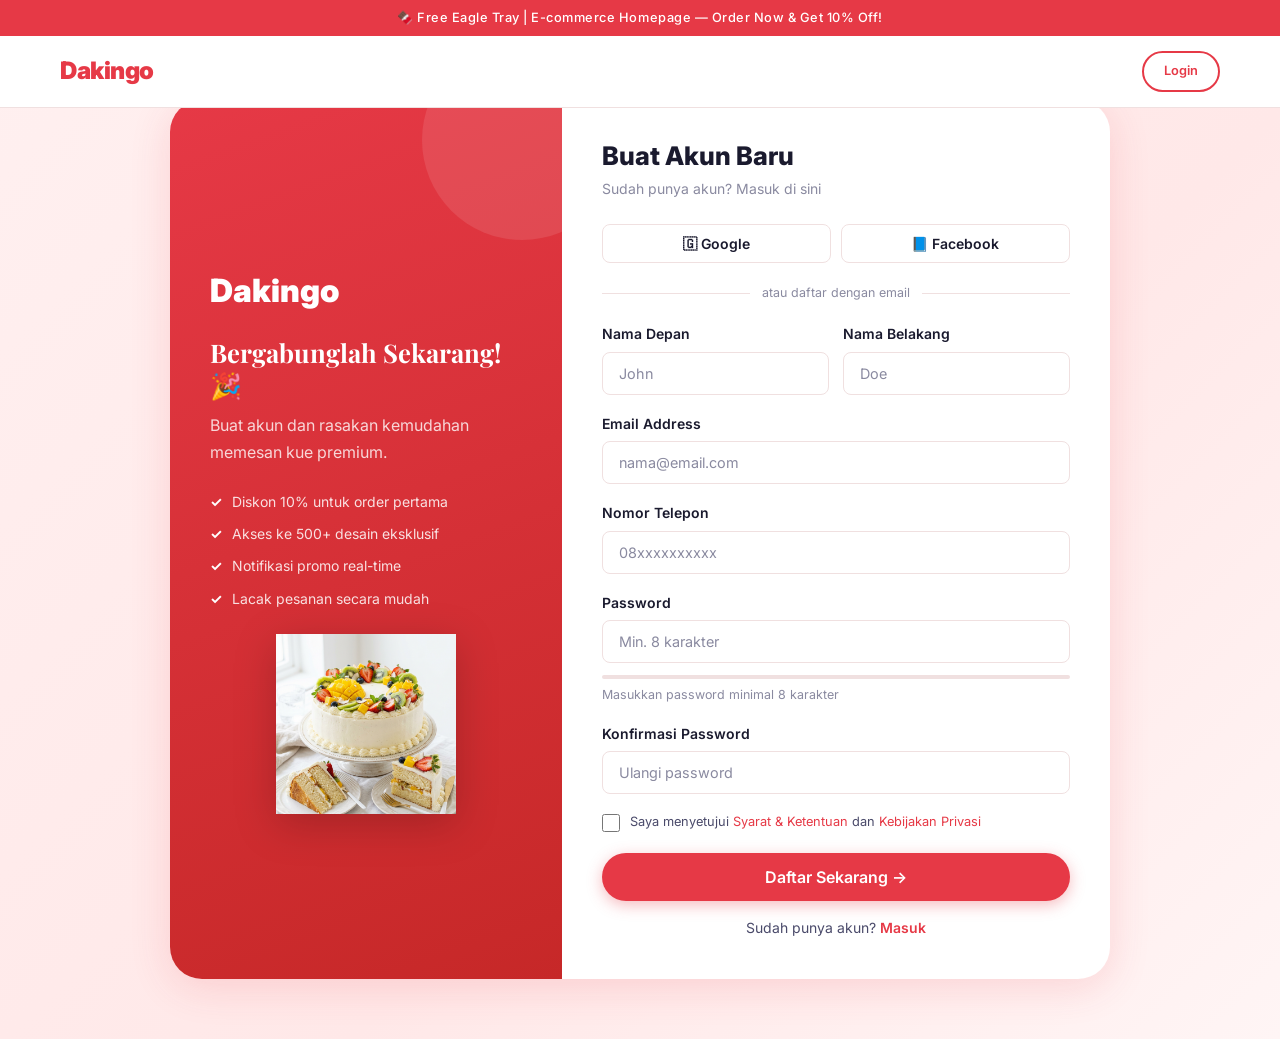
<file: register.html>
<!DOCTYPE html>
<html lang="id">

<head>
    <meta charset="UTF-8">
    <meta name="viewport" content="width=device-width, initial-scale=1.0">
    <meta name="description" content="Buat akun Dakingo baru dan nikmati berbagai promo spesial.">
    <title>Daftar — Dakingo</title>
    <link rel="stylesheet" href="assets/css/style.css">
    <link rel="stylesheet" href="assets/css/components.css">
    <style>
        body {
            min-height: 100vh;
            display: flex;
            flex-direction: column;
            background: linear-gradient(135deg, #fff0f0 0%, #ffe8e8 60%, #fff5f5 100%);
            padding: 0;
        }

        .auth-wrapper {
            flex: 1;
            display: flex;
            align-items: center;
            justify-content: center;
            padding: 100px 20px 60px;
        }

        .auth-box {
            background: #fff;
            border-radius: var(--radius-xl);
            box-shadow: var(--shadow-lg);
            overflow: hidden;
            width: 100%;
            max-width: 940px;
            display: grid;
            grid-template-columns: 1fr;
        }

        @media (min-width: 768px) {
            .auth-box {
                grid-template-columns: 1fr 1.4fr;
            }
        }

        .auth-side {
            background: linear-gradient(160deg, var(--primary) 0%, var(--primary-dark) 100%);
            padding: 50px 40px;
            display: flex;
            flex-direction: column;
            justify-content: center;
            position: relative;
            overflow: hidden;
        }

        .auth-side::before {
            content: '';
            position: absolute;
            top: -60px;
            right: -60px;
            width: 200px;
            height: 200px;
            background: rgba(255, 255, 255, 0.1);
            border-radius: 50%;
        }

        .auth-side-logo {
            font-size: 2rem;
            font-weight: 900;
            color: #fff;
            margin-bottom: 20px;
        }

        .auth-side h2 {
            color: #fff;
            font-family: var(--font-heading);
            font-size: 1.6rem;
            margin-bottom: 12px;
        }

        .auth-side p {
            color: rgba(255, 255, 255, 0.8);
            line-height: 1.7;
            margin-bottom: 24px;
        }

        .auth-side-img {
            width: 180px;
            margin: 0 auto;
            filter: drop-shadow(0 10px 20px rgba(0, 0, 0, 0.2));
            animation: float 4s ease-in-out infinite;
        }

        @keyframes float {

            0%,
            100% {
                transform: translateY(0)
            }

            50% {
                transform: translateY(-10px)
            }
        }

        .benefit-list {
            list-style: none;
            display: flex;
            flex-direction: column;
            gap: 10px;
        }

        .benefit-list li {
            color: rgba(255, 255, 255, 0.85);
            font-size: 0.875rem;
            display: flex;
            gap: 10px;
        }

        .benefit-list li::before {
            content: '✓';
            color: #fff;
            font-weight: 700;
            flex-shrink: 0;
        }

        .auth-form-wrap {
            padding: 40px;
            display: flex;
            flex-direction: column;
            justify-content: center;
        }

        .auth-title {
            font-size: 1.6rem;
            font-weight: 800;
            margin-bottom: 6px;
        }

        .auth-subtitle {
            color: var(--text-light);
            font-size: 0.875rem;
            margin-bottom: 24px;
        }

        .form-row-2 {
            display: grid;
            grid-template-columns: 1fr 1fr;
            gap: 14px;
        }

        .social-login {
            display: grid;
            grid-template-columns: 1fr 1fr;
            gap: 10px;
            margin-bottom: 20px;
        }

        .social-btn {
            display: flex;
            align-items: center;
            justify-content: center;
            gap: 8px;
            padding: 10px;
            border: 1.5px solid var(--border);
            border-radius: var(--radius-sm);
            font-size: 0.875rem;
            font-weight: 600;
            cursor: pointer;
            background: #fff;
            transition: var(--transition);
            color: var(--text-dark);
        }

        .social-btn:hover {
            border-color: var(--primary);
            background: var(--accent-light);
        }

        .divider-or {
            display: flex;
            align-items: center;
            gap: 12px;
            margin-bottom: 20px;
        }

        .divider-or span {
            font-size: 0.78rem;
            color: var(--text-light);
            white-space: nowrap;
        }

        .divider-or::before,
        .divider-or::after {
            content: '';
            flex: 1;
            height: 1px;
            background: var(--border);
        }

        .terms-text {
            font-size: 0.78rem;
            color: var(--text-light);
            margin-top: 16px;
            text-align: center;
        }

        .terms-text a {
            color: var(--primary);
        }

        .auth-footer-text {
            text-align: center;
            margin-top: 16px;
            font-size: 0.875rem;
            color: var(--text-medium);
        }

        .auth-footer-text a {
            color: var(--primary);
            font-weight: 600;
        }

        .password-strength {
            height: 4px;
            border-radius: 2px;
            background: var(--border);
            margin-top: 6px;
            overflow: hidden;
        }

        .password-fill {
            height: 100%;
            border-radius: 2px;
            width: 0%;
            transition: width 0.3s, background 0.3s;
        }
    </style>
</head>

<body>

    <div class="announcement-bar">🍫 Free Eagle Tray | E-commerce Homepage — Order Now & Get 10% Off!</div>
    <nav class="navbar">
        <div class="container">
            <div class="nav-inner">
                <a href="index.html" class="nav-logo">Dakingo</a>
                <div class="nav-spacer"></div>
                <div class="nav-icons">
                    <a href="login.html" class="btn btn-outline btn-sm">Login</a>
                </div>
            </div>
        </div>
    </nav>

    <div class="auth-wrapper">
        <div class="auth-box">
            <!-- Side Panel -->
            <div class="auth-side">
                <div class="auth-side-logo">Dakingo</div>
                <h2>Bergabunglah Sekarang! 🎉</h2>
                <p>Buat akun dan rasakan kemudahan memesan kue premium.</p>
                <ul class="benefit-list" style="margin-bottom:24px">
                    <li>Diskon 10% untuk order pertama</li>
                    <li>Akses ke 500+ desain eksklusif</li>
                    <li>Notifikasi promo real-time</li>
                    <li>Lacak pesanan secara mudah</li>
                </ul>
                <img src="assets/img/cake_tropical.png" alt="Cake" class="auth-side-img">
            </div>
            <!-- Form -->
            <div class="auth-form-wrap">
                <h1 class="auth-title">Buat Akun Baru</h1>
                <p class="auth-subtitle">Sudah punya akun? <a href="login.html">Masuk di sini</a></p>

                <div class="social-login">
                    <button class="social-btn">🇬 Google</button>
                    <button class="social-btn">📘 Facebook</button>
                </div>

                <div class="divider-or"><span>atau daftar dengan email</span></div>

                <form onsubmit="handleRegister(event)">
                    <div class="form-row-2">
                        <div class="form-group">
                            <label class="form-label" for="firstName">Nama Depan</label>
                            <input class="form-input" type="text" id="firstName" placeholder="John" required>
                        </div>
                        <div class="form-group">
                            <label class="form-label" for="lastName">Nama Belakang</label>
                            <input class="form-input" type="text" id="lastName" placeholder="Doe" required>
                        </div>
                    </div>
                    <div class="form-group">
                        <label class="form-label" for="email">Email Address</label>
                        <input class="form-input" type="email" id="email" placeholder="nama@email.com" required>
                    </div>
                    <div class="form-group">
                        <label class="form-label" for="phone">Nomor Telepon</label>
                        <input class="form-input" type="tel" id="phone" placeholder="08xxxxxxxxxx" required>
                    </div>
                    <div class="form-group">
                        <label class="form-label" for="password">Password</label>
                        <input class="form-input" type="password" id="password" placeholder="Min. 8 karakter" required
                            oninput="checkStrength(this.value)">
                        <div class="password-strength">
                            <div class="password-fill" id="pwStrength"></div>
                        </div>
                        <span class="form-hint" id="pwHint">Masukkan password minimal 8 karakter</span>
                    </div>
                    <div class="form-group">
                        <label class="form-label" for="confirmPassword">Konfirmasi Password</label>
                        <input class="form-input" type="password" id="confirmPassword" placeholder="Ulangi password"
                            required>
                    </div>
                    <label class="custom-check" style="margin-bottom:20px">
                        <input type="checkbox" id="terms" required>
                        <span style="font-size:0.8rem;color:var(--text-medium)">Saya menyetujui <a href="#"
                                style="color:var(--primary)">Syarat & Ketentuan</a> dan <a href="#"
                                style="color:var(--primary)">Kebijakan Privasi</a></span>
                    </label>
                    <button type="submit" class="btn btn-primary btn-block btn-lg">Daftar Sekarang →</button>
                </form>

                <p class="auth-footer-text">Sudah punya akun? <a href="login.html">Masuk</a></p>
            </div>
        </div>
    </div>

    <div class="toast" id="toast"></div>

    <script>
        function checkStrength(val) {
            const fill = document.getElementById('pwStrength');
            const hint = document.getElementById('pwHint');
            let pct = 0, color = '#ef4444', msg = 'Terlalu lemah';
            if (val.length >= 6) { pct = 40; color = '#f59e0b'; msg = 'Cukup'; }
            if (val.length >= 8 && /[A-Z]/.test(val)) { pct = 70; color = '#22c55e'; msg = 'Kuat'; }
            if (val.length >= 10 && /[A-Z]/.test(val) && /[0-9]/.test(val) && /[^A-Za-z0-9]/.test(val)) { pct = 100; color = '#16a34a'; msg = 'Sangat kuat ✓'; }
            fill.style.width = pct + '%'; fill.style.background = color;
            hint.textContent = msg;
        }

        function handleRegister(e) {
            e.preventDefault();
            const pw = document.getElementById('password').value;
            const cpw = document.getElementById('confirmPassword').value;
            if (pw !== cpw) {
                const toast = document.getElementById('toast');
                toast.textContent = '❌ Password tidak cocok!';
                toast.classList.add('show', 'toast-error');
                setTimeout(() => toast.classList.remove('show', 'toast-error'), 2500);
                return;
            }
            const toast = document.getElementById('toast');
            toast.textContent = '🎉 Akun berhasil dibuat!';
            toast.classList.add('show', 'toast-success');
            setTimeout(() => { window.location.href = 'index.html'; }, 1500);
        }
    </script>
</body>

</html>
</file>
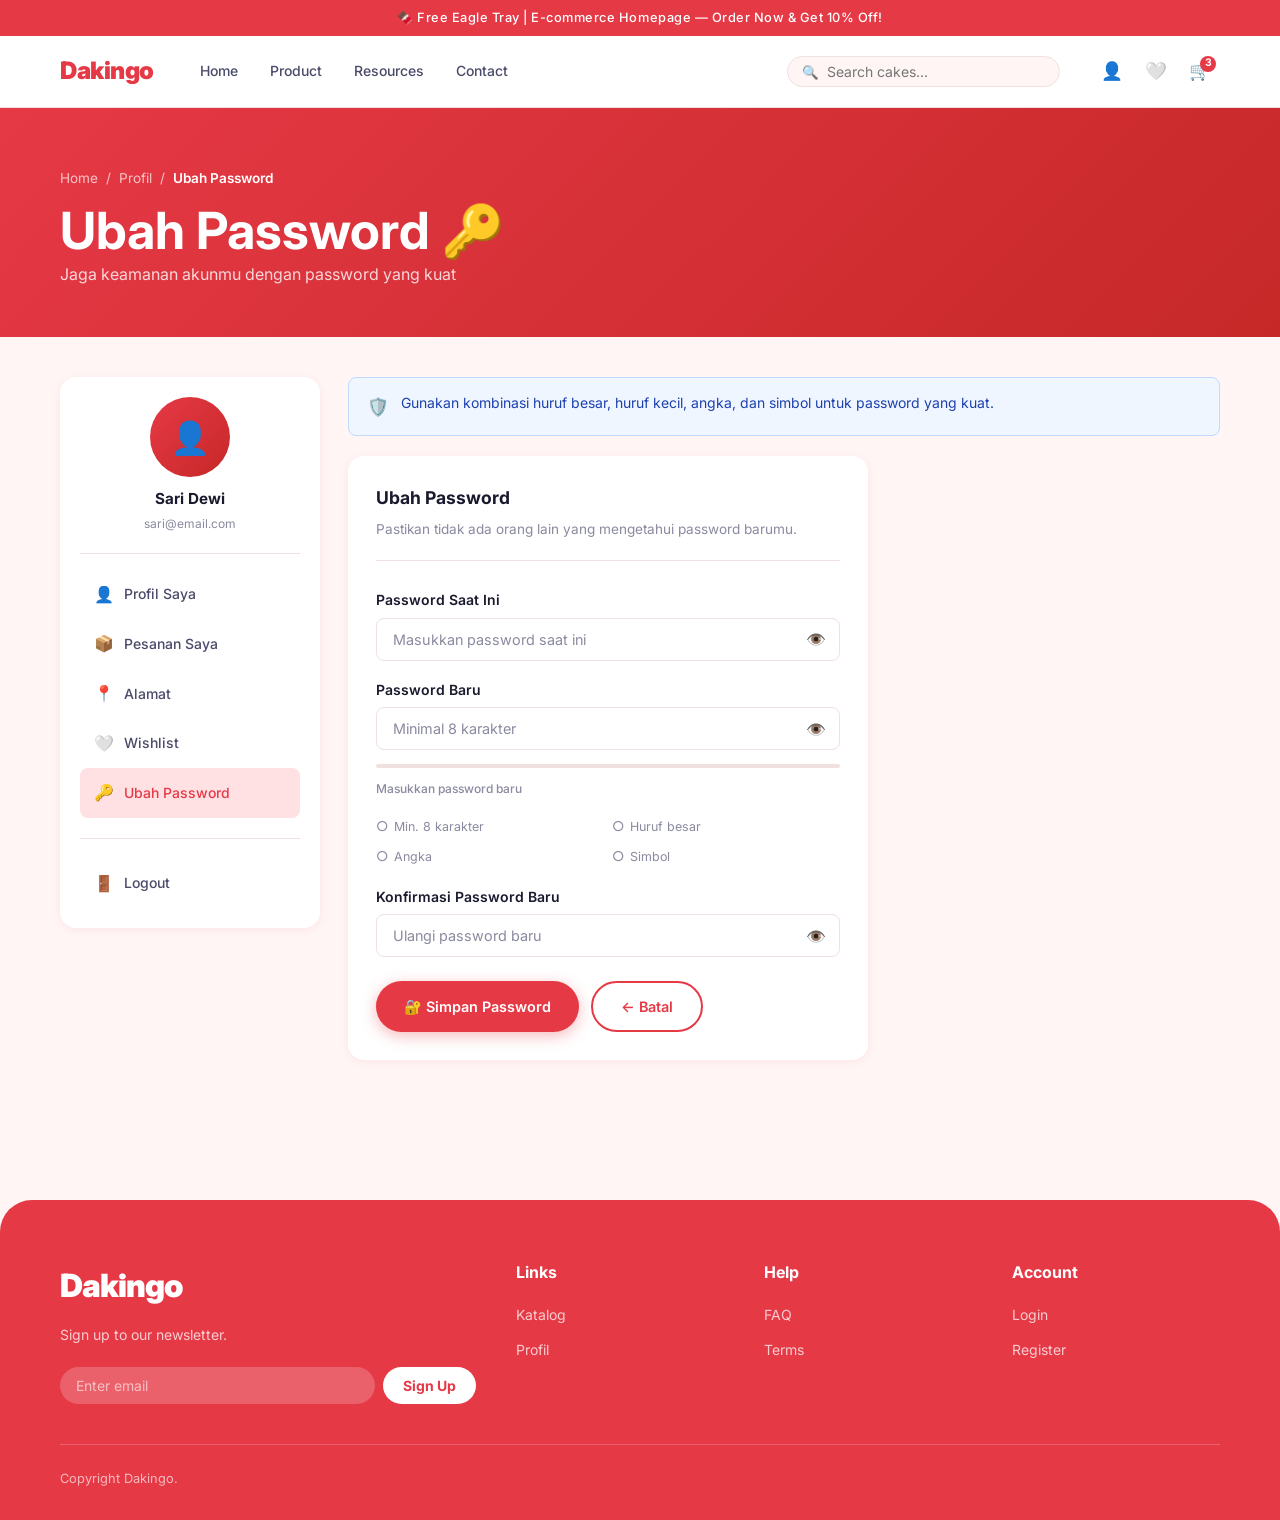
<file: ubah-password.html>
<!DOCTYPE html>
<html lang="id">

<head>
    <meta charset="UTF-8">
    <meta name="viewport" content="width=device-width, initial-scale=1.0">
    <meta name="description" content="Ubah password akun Dakingo kamu.">
    <title>Ubah Password — Dakingo</title>
    <link rel="stylesheet" href="assets/css/style.css">
    <link rel="stylesheet" href="assets/css/components.css">
    <style>
        body {
            padding-top: calc(var(--nav-height) + var(--announcement-height));
        }

        .pw-section {
            padding: 40px 0 80px;
        }

        .pw-layout {
            display: grid;
            grid-template-columns: 1fr;
            gap: 28px;
            align-items: start;
        }

        @media (min-width: 1024px) {
            .pw-layout {
                grid-template-columns: 260px 1fr;
            }
        }

        .avatar-wrap {
            text-align: center;
            padding-bottom: 20px;
            border-bottom: 1px solid var(--border);
            margin-bottom: 16px;
        }

        .avatar-ring {
            width: 80px;
            height: 80px;
            border-radius: 50%;
            background: linear-gradient(135deg, var(--primary), var(--primary-dark));
            display: flex;
            align-items: center;
            justify-content: center;
            font-size: 2rem;
            margin: 0 auto 10px;
        }

        .avatar-name {
            font-size: 0.95rem;
            font-weight: 700;
            margin-bottom: 2px;
        }

        .avatar-email {
            font-size: 0.75rem;
            color: var(--text-light);
        }

        .content-card {
            background: #fff;
            border-radius: var(--radius-md);
            padding: 28px;
            box-shadow: var(--shadow-sm);
            max-width: 520px;
        }

        .content-card-title {
            font-size: 1.1rem;
            font-weight: 700;
            margin-bottom: 6px;
        }

        .content-card-sub {
            font-size: 0.85rem;
            color: var(--text-light);
            margin-bottom: 28px;
            padding-bottom: 20px;
            border-bottom: 1px solid var(--border);
        }

        .pw-input-wrap {
            position: relative;
        }

        .pw-input-wrap .form-input {
            padding-right: 48px;
        }

        .pw-toggle {
            position: absolute;
            right: 14px;
            top: 50%;
            transform: translateY(-50%);
            background: none;
            border: none;
            cursor: pointer;
            font-size: 1rem;
            color: var(--text-light);
            transition: var(--transition);
        }

        .pw-toggle:hover {
            color: var(--primary);
        }

        .strength-bar {
            height: 4px;
            border-radius: var(--radius-full);
            background: var(--border);
            margin-top: 8px;
            overflow: hidden;
        }

        .strength-fill {
            height: 100%;
            border-radius: var(--radius-full);
            transition: all 0.4s ease;
            width: 0%;
        }

        .strength-label {
            font-size: 0.75rem;
            margin-top: 5px;
            font-weight: 500;
        }

        .pw-rules {
            display: grid;
            grid-template-columns: 1fr 1fr;
            gap: 8px;
            margin-top: 12px;
        }

        .pw-rule {
            display: flex;
            align-items: center;
            gap: 6px;
            font-size: 0.78rem;
            color: var(--text-light);
            transition: var(--transition);
        }

        .pw-rule.ok {
            color: #15803D;
        }

        .pw-rule-icon {
            font-size: 0.85rem;
        }
    </style>
</head>

<body>

    <div class="announcement-bar">🍫 Free Eagle Tray | E-commerce Homepage — Order Now & Get 10% Off!</div>
    <nav class="navbar">
        <div class="container">
            <div class="nav-inner">
                <button class="hamburger" id="hamburger"><span></span><span></span><span></span></button>
                <a href="index.html" class="nav-logo">Dakingo</a>
                <nav class="nav-links">
                    <a href="index.html" class="nav-link">Home</a>
                    <div class="nav-dropdown">
                        <a href="catalog.html" class="nav-link">Product</a>
                        <div class="dropdown-menu">
                            <a href="catalog.html" class="dropdown-item">🍰 All Products</a>
                            <a href="catalog.html?cat=classic" class="dropdown-item">🎂 Classic Cakes</a>
                            <a href="catalog.html?cat=gourmet" class="dropdown-item">✨ Gourmet</a>
                            <a href="catalog.html?cat=designer" class="dropdown-item">🎨 Designer</a>
                            <a href="catalog.html?cat=desserts" class="dropdown-item">🍮 Desserts</a>
                        </div>
                    </div>
                    <div class="nav-dropdown">
                        <a href="#" class="nav-link">Resources</a>
                        <div class="dropdown-menu">
                            <a href="#" class="dropdown-item">📖 Blog</a>
                            <a href="#" class="dropdown-item">📸 Gallery</a>
                        </div>
                    </div>
                    <div class="nav-dropdown">
                        <a href="contact.html" class="nav-link">Contact</a>
                        <div class="dropdown-menu">
                            <a href="contact.html" class="dropdown-item">📞 Contact Us</a>
                            <a href="#" class="dropdown-item">❓ FAQ</a>
                        </div>
                    </div>
                </nav>
                <div class="nav-spacer"></div>
                <div class="nav-search">
                    <button>🔍</button>
                    <input type="text" placeholder="Search cakes...">
                </div>
                <div class="nav-icons">
                    <a href="profile.html" class="nav-icon-btn" title="Profile" style="color:var(--primary)">👤</a>
                    <a href="#" class="nav-icon-btn" title="Wishlist">🤍</a>
                    <a href="checkout.html" class="nav-icon-btn" title="Cart">🛒<span class="nav-badge">3</span></a>
                </div>
            </div>
        </div>
    </nav>
    <div class="overlay" id="overlay"></div>
    <div class="mobile-nav" id="mobileNav">
        <div class="mobile-nav-header"><span class="mobile-nav-logo">Dakingo</span><button class="mobile-nav-close"
                id="navClose">✕</button></div>
        <div class="mobile-nav-links">
            <a href="index.html" class="mobile-nav-link"><span class="icon">🏠</span>Home</a>
            <a href="catalog.html" class="mobile-nav-link"><span class="icon">🛍️</span>Catalog</a>
            <a href="contact.html" class="mobile-nav-link"><span class="icon">📞</span>Contact</a>
            <a href="profile.html" class="mobile-nav-link"><span class="icon">👤</span>Profile</a>
            <a href="ubah-password.html" class="mobile-nav-link active"><span class="icon">🔑</span>Password</a>
            <a href="checkout.html" class="mobile-nav-link"><span class="icon">🛒</span>Cart (3)</a>
            <a href="login.html" class="mobile-nav-link"><span class="icon">🔑</span>Login</a>
            <a href="register.html" class="mobile-nav-link"><span class="icon">✏️</span>Register</a>
        </div>
    </div>

    <div class="page-header">
        <div class="container">
            <nav class="breadcrumb"><a href="index.html">Home</a> / <a href="profile.html">Profil</a> /
                <span>Ubah Password</span>
            </nav>
            <h1>Ubah Password 🔑</h1>
            <p>Jaga keamanan akunmu dengan password yang kuat</p>
        </div>
    </div>

    <section class="pw-section">
        <div class="container">
            <div class="pw-layout">
                <!-- Sidebar -->
                <aside class="sidebar">
                    <div class="avatar-wrap">
                        <div class="avatar-ring">👤</div>
                        <div class="avatar-name">Sari Dewi</div>
                        <div class="avatar-email">sari@email.com</div>
                    </div>
                    <nav class="sidebar-nav">
                        <a href="profile.html" class="sidebar-link"><span class="icon">👤</span>Profil Saya</a>
                        <a href="pesanan.html" class="sidebar-link"><span class="icon">📦</span>Pesanan Saya</a>
                        <a href="ganti-alamat.html" class="sidebar-link"><span class="icon">📍</span>Alamat</a>
                        <a href="wishlist.html" class="sidebar-link"><span class="icon">🤍</span>Wishlist</a>
                        <a href="ubah-password.html" class="sidebar-link active"><span class="icon">🔑</span>Ubah
                            Password</a>
                        <div class="divider"></div>
                        <a href="login.html" class="sidebar-link danger"><span class="icon">🚪</span>Logout</a>
                    </nav>
                </aside>

                <!-- Main -->
                <div>
                    <div class="info-box info" style="margin-bottom:20px">
                        <span class="info-box-icon">🛡️</span>
                        <span>Gunakan kombinasi huruf besar, huruf kecil, angka, dan simbol untuk password yang
                            kuat.</span>
                    </div>

                    <div class="content-card">
                        <div class="content-card-title">Ubah Password</div>
                        <div class="content-card-sub">Pastikan tidak ada orang lain yang mengetahui password barumu.
                        </div>

                        <form onsubmit="savePassword(event)">
                            <!-- Current Password -->
                            <div class="form-group">
                                <label class="form-label">Password Saat Ini</label>
                                <div class="pw-input-wrap">
                                    <input class="form-input" type="password" id="currentPw"
                                        placeholder="Masukkan password saat ini" required>
                                    <button type="button" class="pw-toggle"
                                        onclick="togglePw('currentPw', this)">👁️</button>
                                </div>
                            </div>

                            <!-- New Password -->
                            <div class="form-group">
                                <label class="form-label">Password Baru</label>
                                <div class="pw-input-wrap">
                                    <input class="form-input" type="password" id="newPw"
                                        placeholder="Minimal 8 karakter" required oninput="checkStrength(this.value)">
                                    <button type="button" class="pw-toggle"
                                        onclick="togglePw('newPw', this)">👁️</button>
                                </div>
                                <div class="strength-bar">
                                    <div class="strength-fill" id="strengthFill"></div>
                                </div>
                                <div class="strength-label" id="strengthLabel" style="color:var(--text-light)">Masukkan
                                    password baru</div>
                                <div class="pw-rules">
                                    <div class="pw-rule" id="rule-len"><span class="pw-rule-icon">○</span> Min. 8
                                        karakter</div>
                                    <div class="pw-rule" id="rule-upper"><span class="pw-rule-icon">○</span> Huruf besar
                                    </div>
                                    <div class="pw-rule" id="rule-num"><span class="pw-rule-icon">○</span> Angka</div>
                                    <div class="pw-rule" id="rule-sym"><span class="pw-rule-icon">○</span> Simbol</div>
                                </div>
                            </div>

                            <!-- Confirm Password -->
                            <div class="form-group">
                                <label class="form-label">Konfirmasi Password Baru</label>
                                <div class="pw-input-wrap">
                                    <input class="form-input" type="password" id="confirmPw"
                                        placeholder="Ulangi password baru" required oninput="checkMatch()">
                                    <button type="button" class="pw-toggle"
                                        onclick="togglePw('confirmPw', this)">👁️</button>
                                </div>
                                <div class="form-hint" id="matchHint"></div>
                            </div>

                            <div style="display:flex;gap:12px;margin-top:8px;flex-wrap:wrap">
                                <button type="submit" class="btn btn-primary">🔐 Simpan Password</button>
                                <a href="profile.html" class="btn btn-outline">← Batal</a>
                            </div>
                        </form>
                    </div>
                </div>
            </div>
        </div>
    </section>

    <!-- Mobile Bottom Nav -->
    <nav class="mobile-bottom-nav">
        <div class="mbn-items">
            <div class="mbn-group">
                <a href="index.html" class="mbn-item"><span class="mbn-icon">🏠</span><span
                        class="mbn-label">Home</span></a>
                <a href="catalog.html" class="mbn-item"><span class="mbn-icon">🛍️</span><span
                        class="mbn-label">Katalog</span></a>
            </div>
            <div class="mbn-fab-space"></div>
            <div class="mbn-group">
                <a href="pesanan.html" class="mbn-item"><span class="mbn-icon">📦</span><span
                        class="mbn-label">Pesanan</span></a>
                <a href="profile.html" class="mbn-item active"><span class="mbn-icon">👤</span><span
                        class="mbn-label">Profil</span></a>
            </div>
        </div>
        <a href="checkout.html" class="mbn-fab">🛒<span class="mbn-badge">3</span></a>
    </nav>

    <footer class="footer">
        <div class="container">
            <div class="footer-grid">
                <div class="footer-brand">
                    <div class="logo">Dakingo</div>
                    <p>Sign up to our newsletter.</p>
                    <form class="newsletter-form" onsubmit="return false"><input type="email"
                            placeholder="Enter email"><button>Sign Up</button></form>
                </div>
                <div>
                    <p class="footer-heading">Links</p>
                    <ul class="footer-links">
                        <li><a href="catalog.html">Katalog</a></li>
                        <li><a href="profile.html">Profil</a></li>
                    </ul>
                </div>
                <div>
                    <p class="footer-heading">Help</p>
                    <ul class="footer-links">
                        <li><a href="#">FAQ</a></li>
                        <li><a href="#">Terms</a></li>
                    </ul>
                </div>
                <div>
                    <p class="footer-heading">Account</p>
                    <ul class="footer-links">
                        <li><a href="login.html">Login</a></li>
                        <li><a href="register.html">Register</a></li>
                    </ul>
                </div>
            </div>
            <div class="footer-bottom">
                <p>Copyright Dakingo.</p>
            </div>
        </div>
    </footer>
    <div class="toast" id="toast"></div>
    <button class="back-top" id="backTop">↑</button>

    <script>
        const hamburger = document.getElementById('hamburger'); const mobileNav = document.getElementById('mobileNav'); const overlay = document.getElementById('overlay'); const navClose = document.getElementById('navClose');
        hamburger.addEventListener('click', () => { mobileNav.classList.toggle('open'); overlay.classList.toggle('active'); hamburger.classList.toggle('open'); });
        navClose.addEventListener('click', () => { mobileNav.classList.remove('open'); overlay.classList.remove('active'); hamburger.classList.remove('open'); });
        overlay.addEventListener('click', () => { mobileNav.classList.remove('open'); overlay.classList.remove('active'); hamburger.classList.remove('open'); });

        function togglePw(id, btn) {
            const inp = document.getElementById(id);
            if (inp.type === 'password') { inp.type = 'text'; btn.textContent = '🙈'; }
            else { inp.type = 'password'; btn.textContent = '👁️'; }
        }

        function checkStrength(v) {
            const rules = { len: v.length >= 8, upper: /[A-Z]/.test(v), num: /[0-9]/.test(v), sym: /[^A-Za-z0-9]/.test(v) };
            const score = Object.values(rules).filter(Boolean).length;
            ['len', 'upper', 'num', 'sym'].forEach(k => {
                const el = document.getElementById('rule-' + k);
                el.classList.toggle('ok', rules[k]);
                el.querySelector('.pw-rule-icon').textContent = rules[k] ? '✅' : '○';
            });
            const fill = document.getElementById('strengthFill');
            const label = document.getElementById('strengthLabel');
            const levels = [
                { pct: '0%', color: '', text: 'Masukkan password baru' },
                { pct: '25%', color: '#EF4444', text: 'Lemah' },
                { pct: '50%', color: '#F59E0B', text: 'Cukup' },
                { pct: '75%', color: '#3B82F6', text: 'Kuat' },
                { pct: '100%', color: '#22C55E', text: 'Sangat Kuat 💪' },
            ];
            const lvl = v.length ? levels[score] : levels[0];
            fill.style.width = lvl.pct; fill.style.background = lvl.color;
            label.textContent = lvl.text; label.style.color = lvl.color || 'var(--text-light)';
        }

        function checkMatch() {
            const np = document.getElementById('newPw').value;
            const cp = document.getElementById('confirmPw').value;
            const hint = document.getElementById('matchHint');
            if (!cp) { hint.textContent = ''; return; }
            if (np === cp) { hint.textContent = '✅ Password cocok'; hint.style.color = '#15803D'; }
            else { hint.textContent = '❌ Password tidak cocok'; hint.style.color = '#B91C1C'; }
        }

        function savePassword(e) {
            e.preventDefault();
            const np = document.getElementById('newPw').value;
            const cp = document.getElementById('confirmPw').value;
            if (np !== cp) { showToast('❌ Password tidak cocok!'); return; }
            if (np.length < 8) { showToast('❌ Password minimal 8 karakter!'); return; }
            showToast('✅ Password berhasil diubah!');
            setTimeout(() => window.location.href = 'profile.html', 1500);
        }

        function showToast(msg) { const t = document.getElementById('toast'); t.textContent = msg; t.className = 'toast show toast-success'; setTimeout(() => t.className = 'toast', 2500); }
        const bt = document.getElementById('backTop'); window.addEventListener('scroll', () => bt.classList.toggle('show', window.scrollY > 300)); bt.addEventListener('click', () => window.scrollTo({ top: 0, behavior: 'smooth' }));
    </script>
</body>

</html>
</file>
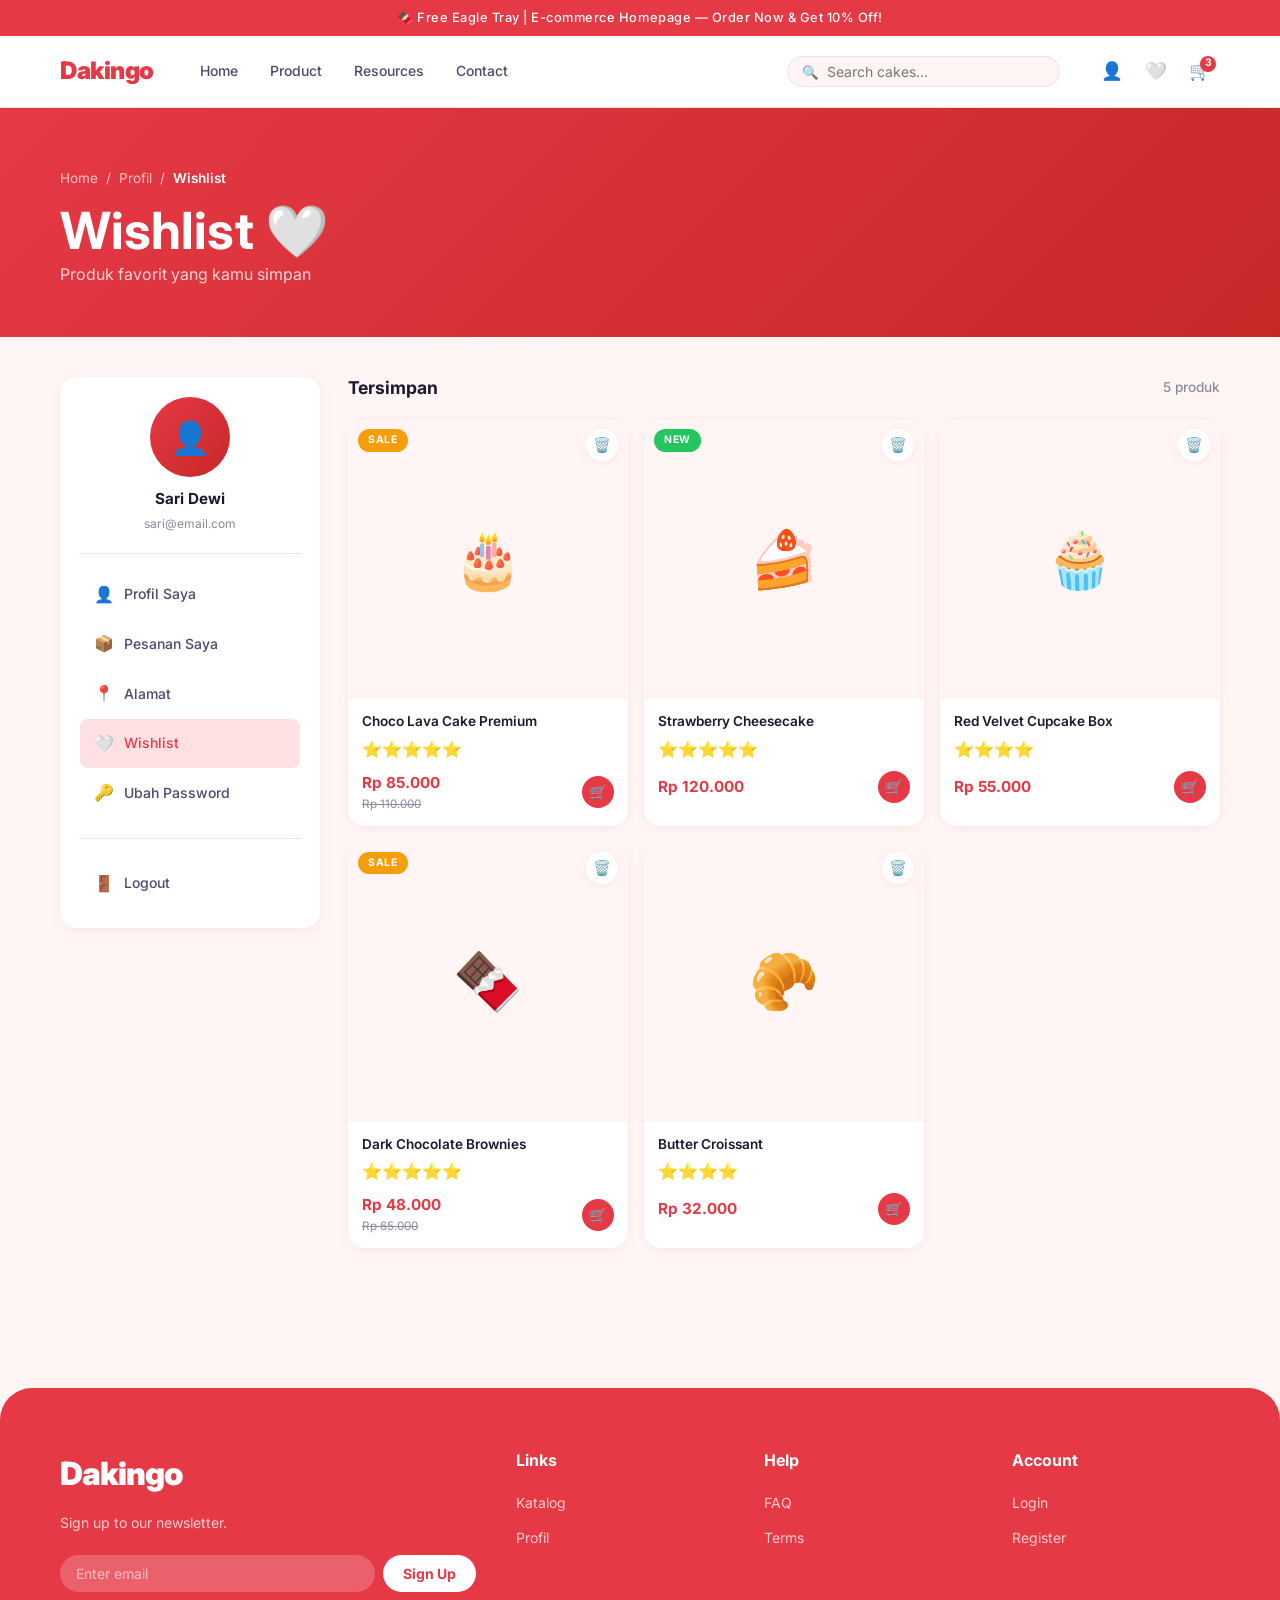
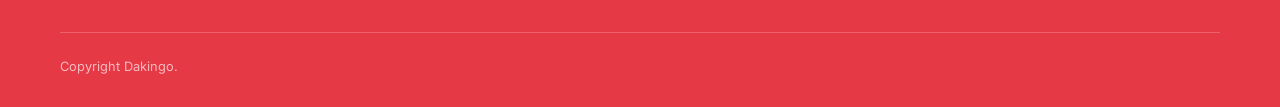
<file: wishlist.html>
<!DOCTYPE html>
<html lang="id">

<head>
    <meta charset="UTF-8">
    <meta name="viewport" content="width=device-width, initial-scale=1.0">
    <meta name="description" content="Produk favorit yang kamu simpan di Dakingo.">
    <title>Wishlist — Dakingo</title>
    <link rel="stylesheet" href="assets/css/style.css">
    <link rel="stylesheet" href="assets/css/components.css">
    <style>
        body {
            padding-top: calc(var(--nav-height) + var(--announcement-height));
        }

        .wishlist-section {
            padding: 40px 0 80px;
        }

        .wishlist-layout {
            display: grid;
            grid-template-columns: 1fr;
            gap: 28px;
            align-items: start;
        }

        @media (min-width: 1024px) {
            .wishlist-layout {
                grid-template-columns: 260px 1fr;
            }
        }

        .avatar-wrap {
            text-align: center;
            padding-bottom: 20px;
            border-bottom: 1px solid var(--border);
            margin-bottom: 16px;
        }

        .avatar-ring {
            width: 80px;
            height: 80px;
            border-radius: 50%;
            background: linear-gradient(135deg, var(--primary), var(--primary-dark));
            display: flex;
            align-items: center;
            justify-content: center;
            font-size: 2rem;
            margin: 0 auto 10px;
        }

        .avatar-name {
            font-size: 0.95rem;
            font-weight: 700;
            margin-bottom: 2px;
        }

        .avatar-email {
            font-size: 0.75rem;
            color: var(--text-light);
        }

        .wishlist-header {
            display: flex;
            align-items: center;
            justify-content: space-between;
            margin-bottom: 20px;
        }

        .wishlist-count {
            font-size: 0.85rem;
            color: var(--text-light);
            font-weight: 500;
        }

        .wishlist-grid {
            display: grid;
            grid-template-columns: 1fr 1fr;
            gap: 16px;
        }

        @media (min-width: 768px) {
            .wishlist-grid {
                grid-template-columns: repeat(3, 1fr);
            }
        }

        .wish-card {
            background: #fff;
            border-radius: var(--radius-md);
            overflow: hidden;
            box-shadow: var(--shadow-sm);
            transition: var(--transition);
            position: relative;
        }

        .wish-card:hover {
            box-shadow: var(--shadow-md);
            transform: translateY(-4px);
        }

        .wish-remove {
            position: absolute;
            top: 10px;
            right: 10px;
            width: 32px;
            height: 32px;
            background: rgba(255, 255, 255, 0.92);
            border: none;
            border-radius: 50%;
            cursor: pointer;
            font-size: 0.9rem;
            display: flex;
            align-items: center;
            justify-content: center;
            transition: var(--transition);
            z-index: 2;
            box-shadow: var(--shadow-sm);
        }

        .wish-remove:hover {
            background: #FEE2E2;
            color: var(--primary);
        }

        .wish-img {
            aspect-ratio: 1/1;
            background: var(--bg);
            display: flex;
            align-items: center;
            justify-content: center;
            font-size: 3.5rem;
        }

        .wish-badge {
            position: absolute;
            top: 10px;
            left: 10px;
            padding: 3px 10px;
            border-radius: var(--radius-full);
            font-size: 0.65rem;
            font-weight: 700;
            text-transform: uppercase;
        }

        .wish-body {
            padding: 12px 14px;
        }

        .wish-name {
            font-size: 0.85rem;
            font-weight: 600;
            color: var(--text-dark);
            margin-bottom: 4px;
            white-space: nowrap;
            overflow: hidden;
            text-overflow: ellipsis;
        }

        .wish-price-row {
            display: flex;
            align-items: center;
            justify-content: space-between;
            margin-top: 8px;
        }

        .wish-price {
            font-size: 0.95rem;
            font-weight: 700;
            color: var(--primary);
        }

        .wish-price-old {
            font-size: 0.73rem;
            color: var(--text-light);
            text-decoration: line-through;
        }

        .wish-cart-btn {
            width: 32px;
            height: 32px;
            background: var(--primary);
            color: #fff;
            border: none;
            border-radius: 50%;
            display: flex;
            align-items: center;
            justify-content: center;
            font-size: 0.9rem;
            cursor: pointer;
            transition: var(--transition);
        }

        .wish-cart-btn:hover {
            background: var(--primary-dark);
            transform: scale(1.1);
        }

        .wish-stars {
            display: flex;
            gap: 2px;
            margin-bottom: 6px;
        }
    </style>
</head>

<body>

    <div class="announcement-bar">🍫 Free Eagle Tray | E-commerce Homepage — Order Now & Get 10% Off!</div>
    <nav class="navbar">
        <div class="container">
            <div class="nav-inner">
                <button class="hamburger" id="hamburger"><span></span><span></span><span></span></button>
                <a href="index.html" class="nav-logo">Dakingo</a>
                <nav class="nav-links">
                    <a href="index.html" class="nav-link">Home</a>
                    <div class="nav-dropdown">
                        <a href="catalog.html" class="nav-link">Product</a>
                        <div class="dropdown-menu">
                            <a href="catalog.html" class="dropdown-item">🍰 All Products</a>
                            <a href="catalog.html?cat=classic" class="dropdown-item">🎂 Classic Cakes</a>
                            <a href="catalog.html?cat=gourmet" class="dropdown-item">✨ Gourmet</a>
                            <a href="catalog.html?cat=designer" class="dropdown-item">🎨 Designer</a>
                            <a href="catalog.html?cat=desserts" class="dropdown-item">🍮 Desserts</a>
                        </div>
                    </div>
                    <div class="nav-dropdown">
                        <a href="#" class="nav-link">Resources</a>
                        <div class="dropdown-menu">
                            <a href="#" class="dropdown-item">📖 Blog</a>
                            <a href="#" class="dropdown-item">📸 Gallery</a>
                        </div>
                    </div>
                    <div class="nav-dropdown">
                        <a href="contact.html" class="nav-link">Contact</a>
                        <div class="dropdown-menu">
                            <a href="contact.html" class="dropdown-item">📞 Contact Us</a>
                            <a href="#" class="dropdown-item">❓ FAQ</a>
                        </div>
                    </div>
                </nav>
                <div class="nav-spacer"></div>
                <div class="nav-search">
                    <button>🔍</button>
                    <input type="text" placeholder="Search cakes...">
                </div>
                <div class="nav-icons">
                    <a href="profile.html" class="nav-icon-btn" title="Profile" style="color:var(--primary)">👤</a>
                    <a href="wishlist.html" class="nav-icon-btn" title="Wishlist" style="color:var(--primary)">🤍</a>
                    <a href="checkout.html" class="nav-icon-btn" title="Cart">🛒<span class="nav-badge">3</span></a>
                </div>
            </div>
        </div>
    </nav>
    <div class="overlay" id="overlay"></div>
    <div class="mobile-nav" id="mobileNav">
        <div class="mobile-nav-header"><span class="mobile-nav-logo">Dakingo</span><button class="mobile-nav-close"
                id="navClose">✕</button></div>
        <div class="mobile-nav-links">
            <a href="index.html" class="mobile-nav-link"><span class="icon">🏠</span>Home</a>
            <a href="catalog.html" class="mobile-nav-link"><span class="icon">🛍️</span>Catalog</a>
            <a href="contact.html" class="mobile-nav-link"><span class="icon">📞</span>Contact</a>
            <a href="profile.html" class="mobile-nav-link"><span class="icon">👤</span>Profile</a>
            <a href="wishlist.html" class="mobile-nav-link active"><span class="icon">🤍</span>Wishlist</a>
            <a href="checkout.html" class="mobile-nav-link"><span class="icon">🛒</span>Cart (3)</a>
            <a href="login.html" class="mobile-nav-link"><span class="icon">🔑</span>Login</a>
            <a href="register.html" class="mobile-nav-link"><span class="icon">✏️</span>Register</a>
        </div>
    </div>

    <div class="page-header">
        <div class="container">
            <nav class="breadcrumb"><a href="index.html">Home</a> / <a href="profile.html">Profil</a> /
                <span>Wishlist</span>
            </nav>
            <h1>Wishlist 🤍</h1>
            <p>Produk favorit yang kamu simpan</p>
        </div>
    </div>

    <section class="wishlist-section">
        <div class="container">
            <div class="wishlist-layout">
                <!-- Sidebar -->
                <aside class="sidebar">
                    <div class="avatar-wrap">
                        <div class="avatar-ring">👤</div>
                        <div class="avatar-name">Sari Dewi</div>
                        <div class="avatar-email">sari@email.com</div>
                    </div>
                    <nav class="sidebar-nav">
                        <a href="profile.html" class="sidebar-link"><span class="icon">👤</span>Profil Saya</a>
                        <a href="pesanan.html" class="sidebar-link"><span class="icon">📦</span>Pesanan Saya</a>
                        <a href="ganti-alamat.html" class="sidebar-link"><span class="icon">📍</span>Alamat</a>
                        <a href="wishlist.html" class="sidebar-link active"><span class="icon">🤍</span>Wishlist</a>
                        <a href="ubah-password.html" class="sidebar-link"><span class="icon">🔑</span>Ubah Password</a>
                        <div class="divider"></div>
                        <a href="login.html" class="sidebar-link danger"><span class="icon">🚪</span>Logout</a>
                    </nav>
                </aside>

                <!-- Main -->
                <div>
                    <div class="wishlist-header">
                        <h2 style="font-size:1.1rem;font-weight:700">Tersimpan</h2>
                        <span class="wishlist-count" id="wishCount">5 produk</span>
                    </div>

                    <div class="wishlist-grid" id="wishGrid">

                        <!-- Item 1 -->
                        <div class="wish-card" id="wish1">
                            <button class="wish-remove" onclick="removeWish('wish1')"
                                title="Hapus dari wishlist">🗑️</button>
                            <span class="wish-badge badge badge-sale">SALE</span>
                            <div class="wish-img">🎂</div>
                            <div class="wish-body">
                                <div class="wish-name">Choco Lava Cake Premium</div>
                                <div class="wish-stars">⭐⭐⭐⭐⭐</div>
                                <div class="wish-price-row">
                                    <div>
                                        <div class="wish-price">Rp 85.000</div>
                                        <div class="wish-price-old">Rp 110.000</div>
                                    </div>
                                    <button class="wish-cart-btn" onclick="addToCart('Choco Lava Cake')">🛒</button>
                                </div>
                            </div>
                        </div>

                        <!-- Item 2 -->
                        <div class="wish-card" id="wish2">
                            <button class="wish-remove" onclick="removeWish('wish2')"
                                title="Hapus dari wishlist">🗑️</button>
                            <span class="wish-badge badge badge-new">NEW</span>
                            <div class="wish-img">🍰</div>
                            <div class="wish-body">
                                <div class="wish-name">Strawberry Cheesecake</div>
                                <div class="wish-stars">⭐⭐⭐⭐⭐</div>
                                <div class="wish-price-row">
                                    <div>
                                        <div class="wish-price">Rp 120.000</div>
                                    </div>
                                    <button class="wish-cart-btn"
                                        onclick="addToCart('Strawberry Cheesecake')">🛒</button>
                                </div>
                            </div>
                        </div>

                        <!-- Item 3 -->
                        <div class="wish-card" id="wish3">
                            <button class="wish-remove" onclick="removeWish('wish3')"
                                title="Hapus dari wishlist">🗑️</button>
                            <div class="wish-img">🧁</div>
                            <div class="wish-body">
                                <div class="wish-name">Red Velvet Cupcake Box</div>
                                <div class="wish-stars">⭐⭐⭐⭐</div>
                                <div class="wish-price-row">
                                    <div>
                                        <div class="wish-price">Rp 55.000</div>
                                    </div>
                                    <button class="wish-cart-btn" onclick="addToCart('Red Velvet Cupcake')">🛒</button>
                                </div>
                            </div>
                        </div>

                        <!-- Item 4 -->
                        <div class="wish-card" id="wish4">
                            <button class="wish-remove" onclick="removeWish('wish4')"
                                title="Hapus dari wishlist">🗑️</button>
                            <span class="wish-badge badge badge-sale">SALE</span>
                            <div class="wish-img">🍫</div>
                            <div class="wish-body">
                                <div class="wish-name">Dark Chocolate Brownies</div>
                                <div class="wish-stars">⭐⭐⭐⭐⭐</div>
                                <div class="wish-price-row">
                                    <div>
                                        <div class="wish-price">Rp 48.000</div>
                                        <div class="wish-price-old">Rp 65.000</div>
                                    </div>
                                    <button class="wish-cart-btn"
                                        onclick="addToCart('Dark Chocolate Brownies')">🛒</button>
                                </div>
                            </div>
                        </div>

                        <!-- Item 5 -->
                        <div class="wish-card" id="wish5">
                            <button class="wish-remove" onclick="removeWish('wish5')"
                                title="Hapus dari wishlist">🗑️</button>
                            <div class="wish-img">🥐</div>
                            <div class="wish-body">
                                <div class="wish-name">Butter Croissant</div>
                                <div class="wish-stars">⭐⭐⭐⭐</div>
                                <div class="wish-price-row">
                                    <div>
                                        <div class="wish-price">Rp 32.000</div>
                                    </div>
                                    <button class="wish-cart-btn" onclick="addToCart('Butter Croissant')">🛒</button>
                                </div>
                            </div>
                        </div>

                    </div>
                </div>
            </div>
        </div>
    </section>

    <!-- Mobile Bottom Nav -->
    <nav class="mobile-bottom-nav">
        <div class="mbn-items">
            <div class="mbn-group">
                <a href="index.html" class="mbn-item"><span class="mbn-icon">🏠</span><span
                        class="mbn-label">Home</span></a>
                <a href="catalog.html" class="mbn-item"><span class="mbn-icon">🛍️</span><span
                        class="mbn-label">Katalog</span></a>
            </div>
            <div class="mbn-fab-space"></div>
            <div class="mbn-group">
                <a href="pesanan.html" class="mbn-item"><span class="mbn-icon">📦</span><span
                        class="mbn-label">Pesanan</span></a>
                <a href="profile.html" class="mbn-item active"><span class="mbn-icon">👤</span><span
                        class="mbn-label">Profil</span></a>
            </div>
        </div>
        <a href="checkout.html" class="mbn-fab">🛒<span class="mbn-badge">3</span></a>
    </nav>

    <footer class="footer">
        <div class="container">
            <div class="footer-grid">
                <div class="footer-brand">
                    <div class="logo">Dakingo</div>
                    <p>Sign up to our newsletter.</p>
                    <form class="newsletter-form" onsubmit="return false"><input type="email"
                            placeholder="Enter email"><button>Sign Up</button></form>
                </div>
                <div>
                    <p class="footer-heading">Links</p>
                    <ul class="footer-links">
                        <li><a href="catalog.html">Katalog</a></li>
                        <li><a href="profile.html">Profil</a></li>
                    </ul>
                </div>
                <div>
                    <p class="footer-heading">Help</p>
                    <ul class="footer-links">
                        <li><a href="#">FAQ</a></li>
                        <li><a href="#">Terms</a></li>
                    </ul>
                </div>
                <div>
                    <p class="footer-heading">Account</p>
                    <ul class="footer-links">
                        <li><a href="login.html">Login</a></li>
                        <li><a href="register.html">Register</a></li>
                    </ul>
                </div>
            </div>
            <div class="footer-bottom">
                <p>Copyright Dakingo.</p>
            </div>
        </div>
    </footer>
    <div class="toast" id="toast"></div>
    <button class="back-top" id="backTop">↑</button>

    <script>
        const hamburger = document.getElementById('hamburger'); const mobileNav = document.getElementById('mobileNav'); const overlay = document.getElementById('overlay'); const navClose = document.getElementById('navClose');
        hamburger.addEventListener('click', () => { mobileNav.classList.toggle('open'); overlay.classList.toggle('active'); hamburger.classList.toggle('open'); });
        navClose.addEventListener('click', () => { mobileNav.classList.remove('open'); overlay.classList.remove('active'); hamburger.classList.remove('open'); });
        overlay.addEventListener('click', () => { mobileNav.classList.remove('open'); overlay.classList.remove('active'); hamburger.classList.remove('open'); });

        let count = 5;
        function removeWish(id) {
            if (!confirm('Hapus dari wishlist?')) return;
            const el = document.getElementById(id);
            if (el) { el.style.opacity = '0'; el.style.transform = 'scale(0.8)'; el.style.transition = 'all 0.3s'; setTimeout(() => { el.remove(); count--; document.getElementById('wishCount').textContent = count + ' produk'; }, 300); }
            showToast('🗑️ Dihapus dari wishlist');
        }
        function addToCart(name) { showToast('🛒 ' + name + ' ditambahkan ke keranjang!'); }
        function showToast(msg) { const t = document.getElementById('toast'); t.textContent = msg; t.className = 'toast show toast-success'; setTimeout(() => t.className = 'toast', 2500); }
        const bt = document.getElementById('backTop'); window.addEventListener('scroll', () => bt.classList.toggle('show', window.scrollY > 300)); bt.addEventListener('click', () => window.scrollTo({ top: 0, behavior: 'smooth' }));
    </script>
</body>

</html>
</file>
<file: assets/css/style.css>
/* ===========================
   DAKINGO - Global Styles
   =========================== */

@import url('https://fonts.googleapis.com/css2?family=Inter:wght@300;400;500;600;700;800;900&family=Playfair+Display:wght@700;800&display=swap');

/* === CSS Variables === */
:root {
    --primary: #E63946;
    --primary-dark: #C62828;
    --primary-light: #FF6B7A;
    --accent: #FFB3BA;
    --accent-light: #FFE0E3;
    --bg: #FFF5F5;
    --bg-white: #FFFFFF;
    --bg-card: #FFFFFF;
    --text-dark: #1A1A2E;
    --text-medium: #4A4A6A;
    --text-light: #8A8AA0;
    --border: #F0E0E0;
    --shadow-sm: 0 2px 8px rgba(230, 57, 70, 0.08);
    --shadow-md: 0 4px 20px rgba(230, 57, 70, 0.12);
    --shadow-lg: 0 8px 40px rgba(230, 57, 70, 0.16);
    --radius-sm: 8px;
    --radius-md: 16px;
    --radius-lg: 24px;
    --radius-xl: 32px;
    --radius-full: 9999px;
    --transition: all 0.25s cubic-bezier(0.4, 0, 0.2, 1);
    --font-body: 'Inter', sans-serif;
    --font-heading: 'Playfair Display', serif;
    --nav-height: 72px;
    --announcement-height: 36px;
}

/* === Reset === */
*,
*::before,
*::after {
    box-sizing: border-box;
    margin: 0;
    padding: 0;
}

html {
    scroll-behavior: smooth;
    font-size: 16px;
    overflow-x: hidden;
}

body {
    font-family: var(--font-body);
    background-color: var(--bg);
    color: var(--text-dark);
    line-height: 1.6;
    -webkit-font-smoothing: antialiased;
    overflow-x: hidden;
}

img {
    max-width: 100%;
    display: block;
}

a {
    color: inherit;
    text-decoration: none;
}

ul {
    list-style: none;
}

button {
    cursor: pointer;
    border: none;
    font-family: inherit;
}

input,
select,
textarea {
    font-family: inherit;
    outline: none;
}

/* === Scrollbar === */
::-webkit-scrollbar {
    width: 6px;
}

::-webkit-scrollbar-track {
    background: var(--bg);
}

::-webkit-scrollbar-thumb {
    background: var(--accent);
    border-radius: var(--radius-full);
}

/* === Typography === */
h1,
h2,
h3,
h4,
h5,
h6 {
    font-weight: 700;
    line-height: 1.25;
    color: var(--text-dark);
}

h1 {
    font-size: clamp(2rem, 4vw, 3.5rem);
}

h2 {
    font-size: clamp(1.5rem, 3vw, 2.25rem);
}

h3 {
    font-size: clamp(1.1rem, 2vw, 1.5rem);
}

p {
    color: var(--text-medium);
}

/* === Layout === */
.container {
    width: 100%;
    max-width: 1280px;
    margin: 0 auto;
    padding: 0 24px;
}

@media (min-width: 640px) {
    .container {
        padding: 0 40px;
    }
}

@media (min-width: 1024px) {
    .container {
        padding: 0 60px;
    }
}

.section {
    padding: 60px 0;
}

.section-sm {
    padding: 40px 0;
}

/* === Buttons === */
.btn {
    display: inline-flex;
    align-items: center;
    justify-content: center;
    gap: 8px;
    padding: 12px 28px;
    border-radius: var(--radius-full);
    font-size: 0.9rem;
    font-weight: 600;
    transition: var(--transition);
    white-space: nowrap;
}

.btn-primary {
    background: var(--primary);
    color: #fff;
    box-shadow: 0 4px 15px rgba(230, 57, 70, 0.35);
}

.btn-primary:hover {
    background: var(--primary-dark);
    transform: translateY(-2px);
    box-shadow: 0 6px 20px rgba(230, 57, 70, 0.45);
}

.btn-outline {
    background: transparent;
    color: var(--primary);
    border: 2px solid var(--primary);
}

.btn-outline:hover {
    background: var(--primary);
    color: #fff;
    transform: translateY(-2px);
}

.btn-white {
    background: #fff;
    color: var(--primary);
    box-shadow: var(--shadow-sm);
}

.btn-white:hover {
    background: var(--accent-light);
    transform: translateY(-2px);
}

.btn-sm {
    padding: 8px 20px;
    font-size: 0.8rem;
}

.btn-lg {
    padding: 14px 36px;
    font-size: 1rem;
}

.btn-block {
    width: 100%;
}

.btn:disabled {
    opacity: 0.6;
    cursor: not-allowed;
    pointer-events: none;
}

/* === Cards === */
.card {
    background: var(--bg-card);
    border-radius: var(--radius-md);
    box-shadow: var(--shadow-sm);
    overflow: hidden;
    transition: var(--transition);
}

.card:hover {
    box-shadow: var(--shadow-md);
    transform: translateY(-4px);
}

/* === Badges === */
.badge {
    display: inline-flex;
    align-items: center;
    padding: 4px 12px;
    border-radius: var(--radius-full);
    font-size: 0.7rem;
    font-weight: 600;
    text-transform: uppercase;
    letter-spacing: 0.06em;
}

.badge-primary {
    background: var(--primary);
    color: #fff;
}

.badge-accent {
    background: var(--accent-light);
    color: var(--primary);
}

.badge-new {
    background: #22C55E;
    color: #fff;
}

.badge-sale {
    background: #F59E0B;
    color: #fff;
}

/* === Forms === */
.form-group {
    display: flex;
    flex-direction: column;
    gap: 6px;
    margin-bottom: 18px;
}

.form-label {
    font-size: 0.875rem;
    font-weight: 600;
    color: var(--text-dark);
}

.form-input {
    padding: 12px 16px;
    border: 1.5px solid var(--border);
    border-radius: var(--radius-sm);
    font-size: 0.9rem;
    color: var(--text-dark);
    background: #fff;
    transition: var(--transition);
    width: 100%;
}

.form-input:focus {
    border-color: var(--primary);
    box-shadow: 0 0 0 3px rgba(230, 57, 70, 0.1);
}

.form-input::placeholder {
    color: var(--text-light);
}

.form-input.error {
    border-color: #ef4444;
}

.form-hint {
    font-size: 0.78rem;
    color: var(--text-light);
}

.form-error {
    font-size: 0.78rem;
    color: #ef4444;
}

/* === Stars Rating === */
.stars {
    display: flex;
    gap: 2px;
}

.star {
    color: #FFC107;
    font-size: 0.85rem;
}

.star.empty {
    color: #DDD;
}

/* === Section Headings === */
.section-title {
    font-size: clamp(1.4rem, 3vw, 2rem);
    font-weight: 700;
    color: var(--text-dark);
    text-align: center;
    margin-bottom: 8px;
}

.section-subtitle {
    text-align: center;
    color: var(--text-light);
    margin-bottom: 40px;
    font-size: 0.95rem;
}

/* === Divider === */
.divider {
    height: 1px;
    background: var(--border);
    margin: 20px 0;
}

/* === Utilities === */
.text-center {
    text-align: center;
}

.text-primary {
    color: var(--primary);
}

.font-bold {
    font-weight: 700;
}

.mt-auto {
    margin-top: auto;
}

.flex {
    display: flex;
}

.flex-center {
    display: flex;
    align-items: center;
    justify-content: center;
}

.gap-2 {
    gap: 8px;
}

.gap-4 {
    gap: 16px;
}

.hidden {
    display: none;
}

/* === Announcement Bar === */
.announcement-bar {
    position: fixed;
    top: 0;
    left: 0;
    right: 0;
    z-index: 101;
    background: var(--primary);
    color: #fff;
    text-align: center;
    padding: 8px 24px;
    font-size: 0.8rem;
    font-weight: 500;
    letter-spacing: 0.04em;
}

/* === Page Header (for inner pages) === */
.page-header {
    background: linear-gradient(135deg, var(--primary) 0%, var(--primary-dark) 100%);
    color: #fff;
    padding: 60px 0 50px;
}

.page-header h1 {
    color: #fff;
}

.page-header p {
    color: rgba(255, 255, 255, 0.8);
}

/* === Breadcrumb === */
.breadcrumb {
    display: flex;
    align-items: center;
    gap: 8px;
    font-size: 0.85rem;
    color: rgba(255, 255, 255, 0.7);
    margin-bottom: 8px;
}

.breadcrumb a {
    color: rgba(255, 255, 255, 0.7);
}

.breadcrumb a:hover {
    color: #fff;
}

.breadcrumb span {
    color: #fff;
    font-weight: 600;
}

/* === Responsive Grid === */
.grid-2 {
    display: grid;
    grid-template-columns: 1fr;
    gap: 24px;
}

.grid-3 {
    display: grid;
    grid-template-columns: 1fr;
    gap: 24px;
}

.grid-4 {
    display: grid;
    grid-template-columns: repeat(2, 1fr);
    gap: 16px;
}

@media (min-width: 640px) {
    .grid-2 {
        grid-template-columns: repeat(2, 1fr);
    }

    .grid-3 {
        grid-template-columns: repeat(2, 1fr);
    }
}

@media (min-width: 1024px) {
    .grid-3 {
        grid-template-columns: repeat(3, 1fr);
    }

    .grid-4 {
        grid-template-columns: repeat(4, 1fr);
    }
}

/* === Mobile Menu === */
.overlay {
    position: fixed;
    inset: 0;
    background: rgba(0, 0, 0, 0.5);
    z-index: 90;
    opacity: 0;
    pointer-events: none;
    transition: opacity 0.3s;
}

.overlay.active {
    opacity: 1;
    pointer-events: all;
}

/* === Toast === */
.toast {
    position: fixed;
    bottom: 24px;
    right: 24px;
    background: var(--text-dark);
    color: #fff;
    padding: 14px 20px;
    border-radius: var(--radius-md);
    font-size: 0.875rem;
    display: flex;
    align-items: center;
    gap: 10px;
    z-index: 1000;
    transform: translateY(100px);
    opacity: 0;
    transition: all 0.3s cubic-bezier(0.4, 0, 0.2, 1);
    box-shadow: var(--shadow-lg);
}

.toast.show {
    transform: translateY(0);
    opacity: 1;
}

.toast-success {
    background: #22C55E;
}

.toast-error {
    background: var(--primary);
}

/* === Quantity Control === */
.qty-control {
    display: flex;
    align-items: center;
    border: 1.5px solid var(--border);
    border-radius: var(--radius-full);
    overflow: hidden;
    width: fit-content;
}

.qty-btn {
    width: 36px;
    height: 36px;
    background: var(--bg);
    border: none;
    font-size: 1.1rem;
    font-weight: 600;
    cursor: pointer;
    display: flex;
    align-items: center;
    justify-content: center;
    transition: var(--transition);
    color: var(--text-dark);
}

.qty-btn:hover {
    background: var(--accent-light);
    color: var(--primary);
}

.qty-num {
    width: 44px;
    text-align: center;
    font-weight: 600;
    font-size: 0.9rem;
    background: #fff;
    border: none;
    padding: 0 4px;
}

/* === Checkbox & Radio custom === */
.custom-check {
    display: flex;
    align-items: center;
    gap: 10px;
    cursor: pointer;
}

.custom-check input[type="checkbox"],
.custom-check input[type="radio"] {
    width: 18px;
    height: 18px;
    accent-color: var(--primary);
    cursor: pointer;
}

/* === Back to Top === */
.back-top {
    position: fixed;
    bottom: 24px;
    left: 24px;
    width: 44px;
    height: 44px;
    background: var(--primary);
    color: #fff;
    border-radius: 50%;
    display: flex;
    align-items: center;
    justify-content: center;
    font-size: 1.2rem;
    cursor: pointer;
    box-shadow: var(--shadow-md);
    opacity: 0;
    transform: translateY(20px);
    transition: var(--transition);
    z-index: 99;
    border: none;
}

.back-top.show {
    opacity: 1;
    transform: translateY(0);
}

.back-top:hover {
    background: var(--primary-dark);
}
</file>
<file: assets/css/components.css>
/* ===========================
   DAKINGO - Components
   =========================== */

/* ========== NAVBAR ========== */
.navbar {
    position: fixed;
    top: var(--announcement-height);
    left: 0;
    right: 0;
    height: var(--nav-height);
    background: #fff;
    border-bottom: 1px solid var(--border);
    z-index: 100;
    display: flex;
    align-items: center;
}

.nav-inner {
    display: flex;
    align-items: center;
    gap: 32px;
    width: 100%;
    position: relative;
}

.nav-logo {
    font-size: 1.5rem;
    font-weight: 900;
    color: var(--primary);
    letter-spacing: -0.5px;
    flex-shrink: 0;
    /* Center logo absolutely on mobile */
    position: absolute;
    left: 50%;
    top: 50%;
    transform: translate(-50%, -50%);
}

@media (min-width: 1024px) {
    .nav-logo {
        position: static;
        transform: none;
    }
}

.nav-links {
    display: none;
    align-items: center;
    gap: 4px;
    flex: 1;
}

@media (min-width: 1024px) {
    .nav-links {
        display: flex;
    }
}

.nav-link {
    padding: 6px 14px;
    border-radius: var(--radius-full);
    font-size: 0.875rem;
    font-weight: 500;
    color: var(--text-medium);
    transition: var(--transition);
    position: relative;
    display: flex;
    align-items: center;
    gap: 4px;
}

.nav-link:hover,
.nav-link.active {
    color: var(--primary);
    background: var(--accent-light);
}

/* Dropdown */
.nav-dropdown {
    position: relative;
}

.dropdown-menu {
    position: absolute;
    top: calc(100% + 12px);
    left: 0;
    background: #fff;
    border: 1px solid var(--border);
    border-radius: var(--radius-md);
    padding: 8px;
    min-width: 180px;
    box-shadow: var(--shadow-lg);
    opacity: 0;
    pointer-events: none;
    transform: translateY(-8px);
    transition: var(--transition);
    z-index: 200;
}

.nav-dropdown:hover .dropdown-menu {
    opacity: 1;
    pointer-events: all;
    transform: translateY(0);
}

.dropdown-item {
    display: block;
    padding: 10px 14px;
    border-radius: var(--radius-sm);
    font-size: 0.875rem;
    color: var(--text-medium);
    transition: var(--transition);
}

.dropdown-item:hover {
    background: var(--accent-light);
    color: var(--primary);
}

.nav-spacer {
    flex: 1;
}

/* Nav Search */
.nav-search {
    display: none;
    align-items: center;
    background: var(--bg);
    border: 1.5px solid var(--border);
    border-radius: var(--radius-full);
    padding: 6px 14px;
    gap: 8px;
    min-width: 220px;
    transition: var(--transition);
}

@media (min-width: 768px) {
    .nav-search {
        display: flex;
    }
}

.nav-search:focus-within {
    border-color: var(--primary);
    background: #fff;
}

.nav-search input {
    background: none;
    border: none;
    font-size: 0.875rem;
    color: var(--text-dark);
    width: 100%;
}

.nav-search button {
    background: none;
    border: none;
    color: var(--text-light);
    cursor: pointer;
}

/* Nav Icons */
.nav-icons {
    display: flex;
    align-items: center;
    gap: 4px;
}

.nav-icon-btn {
    width: 40px;
    height: 40px;
    display: flex;
    align-items: center;
    justify-content: center;
    border-radius: 50%;
    background: transparent;
    color: var(--text-medium);
    font-size: 1.1rem;
    transition: var(--transition);
    position: relative;
    border: none;
}

.nav-icon-btn:hover {
    background: var(--accent-light);
    color: var(--primary);
}

.nav-badge {
    position: absolute;
    top: 4px;
    right: 4px;
    width: 16px;
    height: 16px;
    background: var(--primary);
    color: #fff;
    border-radius: 50%;
    font-size: 0.65rem;
    font-weight: 700;
    display: flex;
    align-items: center;
    justify-content: center;
}

/* Hamburger */
.hamburger {
    display: flex;
    flex-direction: column;
    gap: 5px;
    width: 40px;
    height: 40px;
    align-items: center;
    justify-content: center;
    border-radius: 50%;
    border: none;
    background: transparent;
    cursor: pointer;
    transition: var(--transition);
    flex-shrink: 0;
}

@media (min-width: 1024px) {
    .hamburger {
        display: none;
    }
}

.hamburger:hover {
    background: var(--accent-light);
}

.hamburger span {
    width: 22px;
    height: 2px;
    background: var(--text-dark);
    border-radius: 2px;
    transition: var(--transition);
}

.hamburger.open span:nth-child(1) {
    transform: translateY(7px) rotate(45deg);
}

.hamburger.open span:nth-child(2) {
    opacity: 0;
}

.hamburger.open span:nth-child(3) {
    transform: translateY(-7px) rotate(-45deg);
}

/* Mobile Drawer */
.mobile-nav {
    position: fixed;
    top: 0;
    left: -100%;
    width: 280px;
    height: 100vh;
    background: #fff;
    z-index: 200;
    box-shadow: var(--shadow-lg);
    transition: left 0.3s cubic-bezier(0.4, 0, 0.2, 1);
    overflow-y: auto;
    display: flex;
    flex-direction: column;
}

.mobile-nav.open {
    left: 0;
}

.mobile-nav-header {
    padding: 20px 24px;
    background: var(--primary);
    display: flex;
    align-items: center;
    justify-content: space-between;
}

.mobile-nav-logo {
    font-size: 1.4rem;
    font-weight: 900;
    color: #fff;
}

.mobile-nav-close {
    width: 36px;
    height: 36px;
    background: rgba(255, 255, 255, 0.2);
    border: none;
    border-radius: 50%;
    color: #fff;
    font-size: 1.2rem;
    cursor: pointer;
    display: flex;
    align-items: center;
    justify-content: center;
}

.mobile-nav-links {
    padding: 16px 0;
    flex: 1;
}

.mobile-nav-link {
    display: flex;
    align-items: center;
    gap: 12px;
    padding: 14px 24px;
    font-size: 0.95rem;
    font-weight: 500;
    color: var(--text-medium);
    transition: var(--transition);
    border-left: 3px solid transparent;
}

.mobile-nav-link:hover,
.mobile-nav-link.active {
    color: var(--primary);
    background: var(--accent-light);
    border-left-color: var(--primary);
}

.mobile-nav-link .icon {
    font-size: 1.1rem;
    width: 20px;
    text-align: center;
}

/* ========== FOOTER ========== */
.footer {
    background: var(--primary);
    color: #fff;
    border-radius: var(--radius-xl) var(--radius-xl) 0 0;
    margin-top: 60px;
    padding: 60px 0 30px;
}

.footer-grid {
    display: grid;
    grid-template-columns: 1fr;
    gap: 40px;
    margin-bottom: 40px;
}

@media (min-width: 640px) {
    .footer-grid {
        grid-template-columns: repeat(2, 1fr);
    }
}

@media (min-width: 1024px) {
    .footer-grid {
        grid-template-columns: 2fr 1fr 1fr 1fr;
    }
}

.footer-brand .logo {
    font-size: 2rem;
    font-weight: 900;
    letter-spacing: -1px;
    margin-bottom: 12px;
}

.footer-brand p {
    color: rgba(255, 255, 255, 0.75);
    font-size: 0.875rem;
    line-height: 1.7;
    margin-bottom: 20px;
}

.newsletter-form {
    display: flex;
    gap: 8px;
    flex-wrap: wrap;
}

.newsletter-form input {
    flex: 1;
    min-width: 160px;
    padding: 10px 16px;
    border-radius: var(--radius-full);
    border: none;
    font-size: 0.875rem;
    background: rgba(255, 255, 255, 0.2);
    color: #fff;
}

.newsletter-form input::placeholder {
    color: rgba(255, 255, 255, 0.6);
}

.newsletter-form input:focus {
    background: rgba(255, 255, 255, 0.3);
    outline: none;
}

.newsletter-form button {
    padding: 10px 20px;
    background: #fff;
    color: var(--primary);
    border-radius: var(--radius-full);
    font-size: 0.875rem;
    font-weight: 700;
    border: none;
    cursor: pointer;
    transition: var(--transition);
}

.newsletter-form button:hover {
    background: var(--accent-light);
}

.footer-heading {
    font-size: 1rem;
    font-weight: 700;
    margin-bottom: 16px;
    color: #fff;
}

.footer-links {
    display: flex;
    flex-direction: column;
    gap: 10px;
}

.footer-links a {
    color: rgba(255, 255, 255, 0.75);
    font-size: 0.875rem;
    transition: var(--transition);
}

.footer-links a:hover {
    color: #fff;
    padding-left: 4px;
}

.footer-bottom {
    border-top: 1px solid rgba(255, 255, 255, 0.2);
    padding-top: 24px;
    display: flex;
    flex-wrap: wrap;
    align-items: center;
    justify-content: space-between;
    gap: 12px;
}

.footer-bottom p {
    color: rgba(255, 255, 255, 0.65);
    font-size: 0.8rem;
}

.footer-bottom-links {
    display: flex;
    gap: 20px;
}

.footer-bottom-links a {
    color: rgba(255, 255, 255, 0.65);
    font-size: 0.8rem;
    transition: var(--transition);
}

.footer-bottom-links a:hover {
    color: #fff;
}

/* ========== PRODUCT CARD ========== */
.product-card {
    background: #fff;
    border-radius: var(--radius-md);
    overflow: hidden;
    box-shadow: var(--shadow-sm);
    transition: var(--transition);
    position: relative;
}

.product-card:hover {
    box-shadow: var(--shadow-lg);
    transform: translateY(-6px);
}

.product-card-img {
    position: relative;
    aspect-ratio: 1/1;
    overflow: hidden;
    background: var(--bg);
}

.product-card-img img {
    width: 100%;
    height: 100%;
    object-fit: cover;
    transition: transform 0.4s ease;
}

.product-card:hover .product-card-img img {
    transform: scale(1.06);
}

.product-card-actions {
    position: absolute;
    top: 10px;
    right: 10px;
    display: flex;
    flex-direction: column;
    gap: 6px;
    opacity: 0;
    transform: translateX(10px);
    transition: var(--transition);
}

.product-card:hover .product-card-actions {
    opacity: 1;
    transform: translateX(0);
}

.product-action-btn {
    width: 36px;
    height: 36px;
    background: #fff;
    border: none;
    border-radius: 50%;
    display: flex;
    align-items: center;
    justify-content: center;
    font-size: 1rem;
    cursor: pointer;
    box-shadow: var(--shadow-sm);
    transition: var(--transition);
    color: var(--text-medium);
}

.product-action-btn:hover {
    background: var(--primary);
    color: #fff;
}

.product-card-body {
    padding: 14px 16px;
}

.product-card-name {
    font-size: 0.9rem;
    font-weight: 600;
    color: var(--text-dark);
    margin-bottom: 6px;
    white-space: nowrap;
    overflow: hidden;
    text-overflow: ellipsis;
}

.product-card-rating {
    display: flex;
    align-items: center;
    gap: 6px;
    margin-bottom: 10px;
}

.product-rating-num {
    font-size: 0.78rem;
    color: var(--text-light);
}

.product-card-footer {
    display: flex;
    align-items: center;
    justify-content: space-between;
}

.product-price-new {
    font-size: 1rem;
    font-weight: 700;
    color: var(--primary);
}

.product-price-old {
    font-size: 0.78rem;
    color: var(--text-light);
    text-decoration: line-through;
}

.product-cart-btn {
    width: 34px;
    height: 34px;
    background: var(--primary);
    color: #fff;
    border: none;
    border-radius: 50%;
    display: flex;
    align-items: center;
    justify-content: center;
    font-size: 1rem;
    cursor: pointer;
    transition: var(--transition);
    box-shadow: 0 3px 10px rgba(230, 57, 70, 0.3);
    font-family: inherit;
}

.product-cart-btn .cart-icon {
    width: 16px;
    height: 16px;
    fill: #fff;
    flex-shrink: 0;
}

.product-cart-btn svg {
    width: 16px;
    height: 16px;
    stroke: #fff;
    fill: none;
    flex-shrink: 0;
}

.product-cart-btn svg * {
    stroke: #fff;
}

.product-cart-btn:hover {
    background: var(--primary-dark);
    transform: scale(1.1);
}

/* ========== SIDEBAR (Profile / Catalog) ========== */
.sidebar {
    background: #fff;
    border-radius: var(--radius-md);
    padding: 20px;
    box-shadow: var(--shadow-sm);
    height: fit-content;
}

@media (min-width: 1024px) {
    .sidebar {
        position: sticky;
        top: calc(var(--nav-height) + var(--announcement-height) + 20px);
    }
}

.sidebar-title {
    font-size: 1rem;
    font-weight: 700;
    margin-bottom: 16px;
    padding-bottom: 12px;
    border-bottom: 1px solid var(--border);
}

.sidebar-nav {
    display: flex;
    flex-direction: column;
}

.sidebar-link {
    display: flex;
    align-items: center;
    gap: 10px;
    padding: 12px 14px;
    border-radius: var(--radius-sm);
    font-size: 0.875rem;
    font-weight: 500;
    color: var(--text-medium);
    transition: var(--transition);
}

.sidebar-link:hover,
.sidebar-link.active {
    color: var(--primary);
    background: var(--accent-light);
}

.sidebar-link .icon {
    width: 20px;
    text-align: center;
    font-size: 1rem;
}

.sidebar-link.danger:hover {
    color: #ef4444;
    background: #fef2f2;
}

/* ========== ORDER SUMMARY ========== */
.order-summary {
    background: #fff;
    border-radius: var(--radius-md);
    padding: 24px;
    box-shadow: var(--shadow-sm);
    position: sticky;
    top: calc(var(--nav-height) + var(--announcement-height) + 20px);
}

.order-item {
    display: flex;
    align-items: center;
    gap: 12px;
    padding: 12px 0;
    border-bottom: 1px solid var(--border);
}

.order-item-img {
    width: 60px;
    height: 60px;
    border-radius: var(--radius-sm);
    object-fit: cover;
    flex-shrink: 0;
}

.order-item-info {
    flex: 1;
}

.order-item-name {
    font-size: 0.875rem;
    font-weight: 600;
}

.order-item-qty {
    font-size: 0.78rem;
    color: var(--text-light);
}

.order-item-price {
    font-size: 0.9rem;
    font-weight: 700;
    color: var(--primary);
}

.order-totals {
    padding-top: 16px;
}

.order-row {
    display: flex;
    justify-content: space-between;
    align-items: center;
    padding: 6px 0;
    font-size: 0.875rem;
    color: var(--text-medium);
}

.order-row.total {
    font-size: 1.1rem;
    font-weight: 700;
    color: var(--text-dark);
    padding-top: 12px;
    border-top: 1.5px solid var(--border);
    margin-top: 6px;
}

/* ========== ALERT / NOTIFICATION BOXES ========== */
.info-box {
    padding: 14px 18px;
    border-radius: var(--radius-sm);
    display: flex;
    align-items: flex-start;
    gap: 12px;
    font-size: 0.875rem;
}

.info-box-icon {
    font-size: 1.1rem;
    flex-shrink: 0;
    margin-top: 1px;
}

.info-box.info {
    background: #eff6ff;
    color: #1e40af;
    border: 1px solid #bfdbfe;
}

.info-box.success {
    background: #f0fdf4;
    color: #15803d;
    border: 1px solid #bbf7d0;
}

.info-box.warning {
    background: #fffbeb;
    color: #92400e;
    border: 1px solid #fde68a;
}

/* ========== STEP INDICATOR ========== */
.steps {
    display: flex;
    align-items: center;
    gap: 0;
    margin-bottom: 32px;
}

.step {
    display: flex;
    flex-direction: column;
    align-items: center;
    gap: 6px;
    flex: 1;
    position: relative;
}

.step:not(:last-child)::after {
    content: '';
    position: absolute;
    top: 16px;
    left: 50%;
    width: 100%;
    height: 2px;
    background: var(--border);
    z-index: 0;
}

.step.done:not(:last-child)::after {
    background: var(--primary);
}

.step-circle {
    width: 34px;
    height: 34px;
    border-radius: 50%;
    background: var(--bg);
    border: 2px solid var(--border);
    display: flex;
    align-items: center;
    justify-content: center;
    font-size: 0.85rem;
    font-weight: 700;
    color: var(--text-light);
    z-index: 1;
    position: relative;
}

.step.active .step-circle {
    background: var(--primary);
    border-color: var(--primary);
    color: #fff;
}

.step.done .step-circle {
    background: var(--primary);
    border-color: var(--primary);
    color: #fff;
}

.step-label {
    font-size: 0.72rem;
    font-weight: 600;
    color: var(--text-light);
    text-align: center;
}

.step.active .step-label {
    color: var(--primary);
}

.step.done .step-label {
    color: var(--primary);
}

/* ========== ADDRESS CARD ========== */
.address-card {
    background: #fff;
    border: 2px solid var(--border);
    border-radius: var(--radius-md);
    padding: 20px;
    position: relative;
    transition: var(--transition);
    cursor: pointer;
}

.address-card:hover {
    border-color: var(--accent);
}

.address-card.selected {
    border-color: var(--primary);
    background: var(--accent-light);
}

.address-card-header {
    display: flex;
    align-items: center;
    justify-content: space-between;
    margin-bottom: 8px;
}

.address-card-label {
    font-size: 0.7rem;
    font-weight: 700;
    text-transform: uppercase;
    letter-spacing: 0.08em;
    background: var(--accent-light);
    color: var(--primary);
    padding: 3px 10px;
    border-radius: var(--radius-full);
}

.address-card-actions {
    display: flex;
    gap: 8px;
}

.address-action-btn {
    background: none;
    border: none;
    color: var(--text-light);
    cursor: pointer;
    font-size: 0.875rem;
    transition: var(--transition);
}

.address-action-btn.edit:hover {
    color: var(--primary);
}

.address-action-btn.delete:hover {
    color: #ef4444;
}

.address-name {
    font-size: 0.95rem;
    font-weight: 700;
    margin-bottom: 4px;
}

.address-text {
    font-size: 0.875rem;
    color: var(--text-medium);
    line-height: 1.6;
}

.address-phone {
    font-size: 0.8rem;
    color: var(--text-light);
    margin-top: 6px;
}

/* ========== FILTER SIDEBAR ========== */
.filter-group {
    margin-bottom: 24px;
    border-bottom: 1px solid var(--border);
    padding-bottom: 24px;
}

.filter-group:last-child {
    border-bottom: none;
}

.filter-title {
    font-size: 0.875rem;
    font-weight: 700;
    margin-bottom: 14px;
    display: flex;
    justify-content: space-between;
    align-items: center;
    cursor: pointer;
}

.filter-options {
    display: flex;
    flex-direction: column;
    gap: 10px;
}

.filter-option label {
    display: flex;
    align-items: center;
    gap: 10px;
    font-size: 0.875rem;
    color: var(--text-medium);
    cursor: pointer;
}

.filter-option input {
    accent-color: var(--primary);
}

.filter-count {
    margin-left: auto;
    font-size: 0.75rem;
    color: var(--text-light);
}

/* Price Slider */
.price-range {
    display: flex;
    gap: 12px;
    align-items: center;
}

.price-input {
    padding: 8px 12px;
    border: 1.5px solid var(--border);
    border-radius: var(--radius-sm);
    font-size: 0.8rem;
    width: 80px;
}

.price-input:focus {
    border-color: var(--primary);
    outline: none;
}

/* ========== RATING DISPLAY ========== */
.rating-bar {
    display: flex;
    align-items: center;
    gap: 10px;
    margin-bottom: 6px;
}

.rating-label {
    font-size: 0.8rem;
    color: var(--text-medium);
    width: 14px;
}

.rating-track {
    flex: 1;
    height: 6px;
    background: var(--border);
    border-radius: 3px;
    overflow: hidden;
}

.rating-fill {
    height: 100%;
    background: #FFC107;
    border-radius: 3px;
}

.rating-count {
    font-size: 0.78rem;
    color: var(--text-light);
    width: 24px;
}

/* ========== PAYMENT METHOD CARD ========== */
.payment-card {
    border: 2px solid var(--border);
    border-radius: var(--radius-sm);
    padding: 16px;
    cursor: pointer;
    transition: var(--transition);
    display: flex;
    align-items: center;
    gap: 12px;
}

.payment-card:hover {
    border-color: var(--accent);
}

.payment-card.selected {
    border-color: var(--primary);
    background: var(--accent-light);
}

.payment-card input[type="radio"] {
    accent-color: var(--primary);
}

.payment-icon {
    font-size: 1.5rem;
}

.payment-info strong {
    font-size: 0.9rem;
    display: block;
}

.payment-info span {
    font-size: 0.78rem;
    color: var(--text-light);
}

/* ========== MOBILE BOTTOM NAV ========== */
.mobile-bottom-nav {
    display: none;
}

@media (max-width: 1023px) {

    /* Give body extra padding so content doesn't hide behind bottom nav */
    body {
        padding-bottom: 80px;
    }

    .mobile-bottom-nav {
        display: flex;
        position: fixed;
        bottom: 0;
        left: 0;
        right: 0;
        height: 68px;
        background: #fff;
        box-shadow: 0 -4px 24px rgba(0, 0, 0, 0.08);
        z-index: 150;
        align-items: flex-end;
        padding-bottom: 8px;
        /* Curved cutout for FAB */
        border-radius: 20px 20px 0 0;
    }

    .mbn-items {
        display: flex;
        width: 100%;
        align-items: center;
        justify-content: space-around;
        padding: 0 8px;
    }

    /* Left group and right group */
    .mbn-group {
        display: flex;
        flex: 1;
        justify-content: space-around;
    }

    .mbn-item {
        display: flex;
        flex-direction: column;
        align-items: center;
        gap: 4px;
        padding: 6px 8px;
        cursor: pointer;
        text-decoration: none;
        color: var(--text-light);
        transition: var(--transition);
        position: relative;
        min-width: 48px;
    }

    .mbn-item:hover,
    .mbn-item.active {
        color: var(--primary);
    }

    .mbn-item .mbn-icon {
        font-size: 1.3rem;
        line-height: 1;
        transition: transform 0.2s;
    }

    .mbn-item:hover .mbn-icon,
    .mbn-item.active .mbn-icon {
        transform: translateY(-2px);
    }

    .mbn-item .mbn-label {
        font-size: 0.62rem;
        font-weight: 600;
        letter-spacing: 0.01em;
    }

    /* Active dot indicator */
    .mbn-item.active::after {
        content: '';
        position: absolute;
        bottom: -4px;
        width: 4px;
        height: 4px;
        border-radius: 50%;
        background: var(--primary);
    }

    /* Badge */
    .mbn-badge {
        position: absolute;
        top: 2px;
        right: 4px;
        background: var(--primary);
        color: #fff;
        font-size: 0.55rem;
        font-weight: 700;
        min-width: 14px;
        height: 14px;
        border-radius: 50%;
        display: flex;
        align-items: center;
        justify-content: center;
        border: 1.5px solid #fff;
    }

    /* Center FAB space */
    .mbn-fab-space {
        width: 72px;
        flex-shrink: 0;
    }

    /* FAB button */
    .mbn-fab {
        position: absolute;
        bottom: 18px;
        left: 50%;
        transform: translateX(-50%);
        width: 58px;
        height: 58px;
        border-radius: 50%;
        background: var(--primary);
        box-shadow: 0 6px 24px rgba(230, 57, 70, 0.45);
        display: flex;
        align-items: center;
        justify-content: center;
        color: #fff;
        font-size: 1.5rem;
        text-decoration: none;
        transition: var(--transition);
        border: 4px solid #fff;
        z-index: 2;
    }

    .mbn-fab:hover {
        background: var(--primary-dark);
        transform: translateX(-50%) scale(1.08);
        box-shadow: 0 8px 28px rgba(230, 57, 70, 0.55);
    }

    .mbn-fab .mbn-badge {
        top: -2px;
        right: -2px;
        font-size: 0.6rem;
        min-width: 16px;
        height: 16px;
    }

    /* Curved notch behind FAB */
    .mobile-bottom-nav::before {
        content: '';
        position: absolute;
        top: -20px;
        left: 50%;
        transform: translateX(-50%);
        width: 80px;
        height: 40px;
        background: transparent;
        border-radius: 0 0 40px 40px;
        box-shadow: 0 20px 0 0 #fff;
        pointer-events: none;
    }
}
</file>
